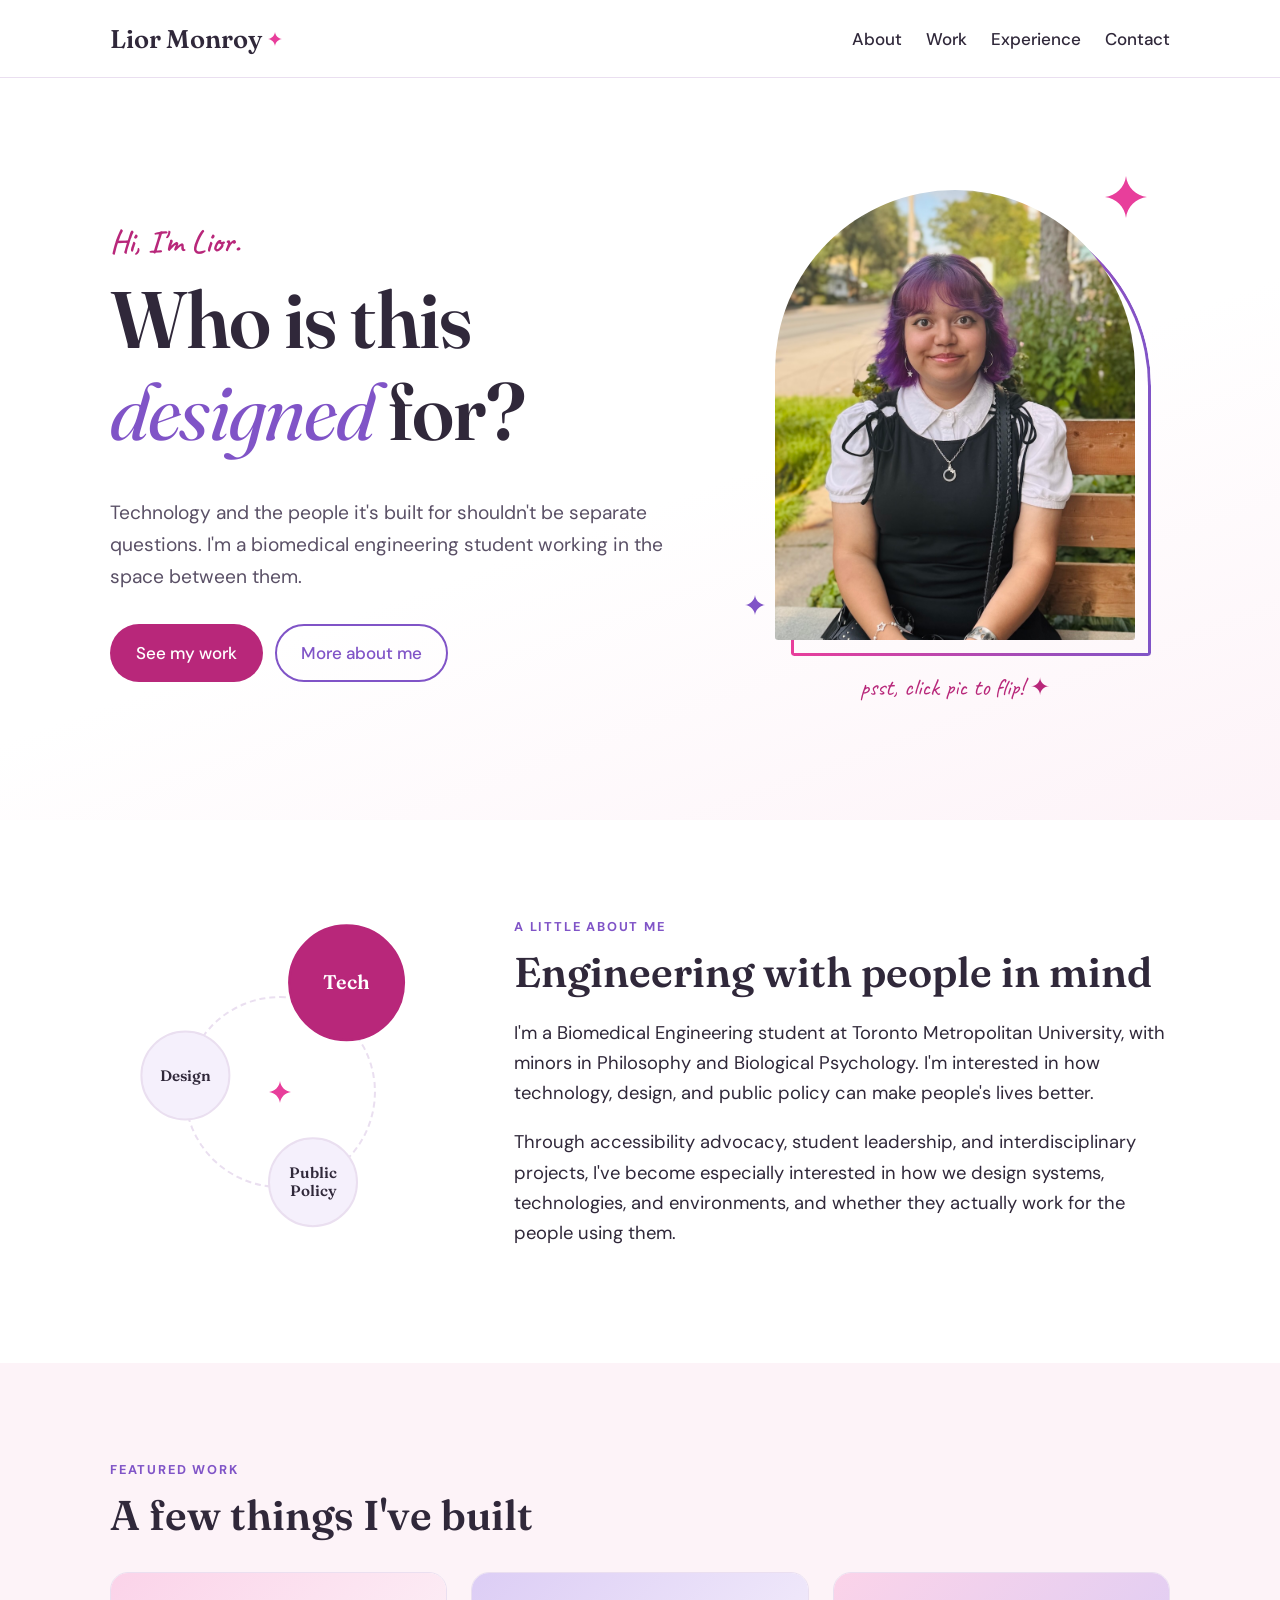
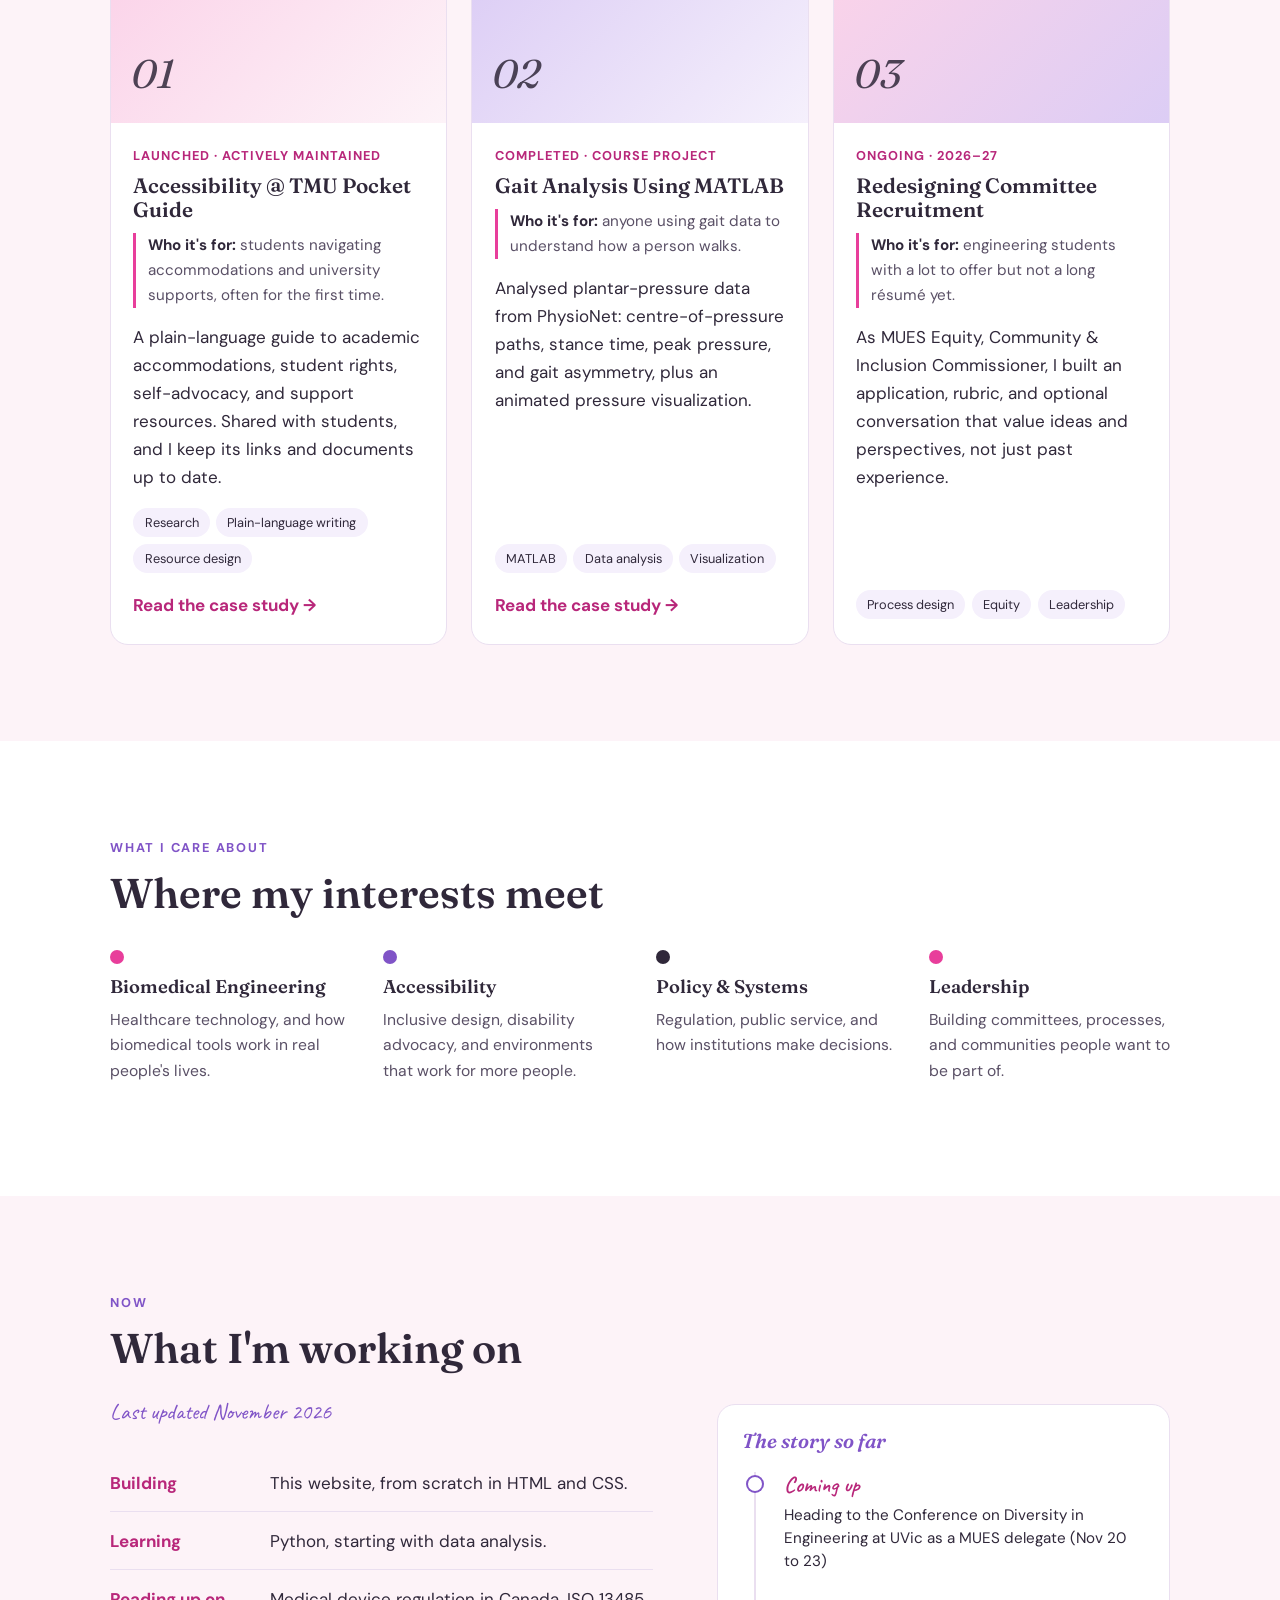
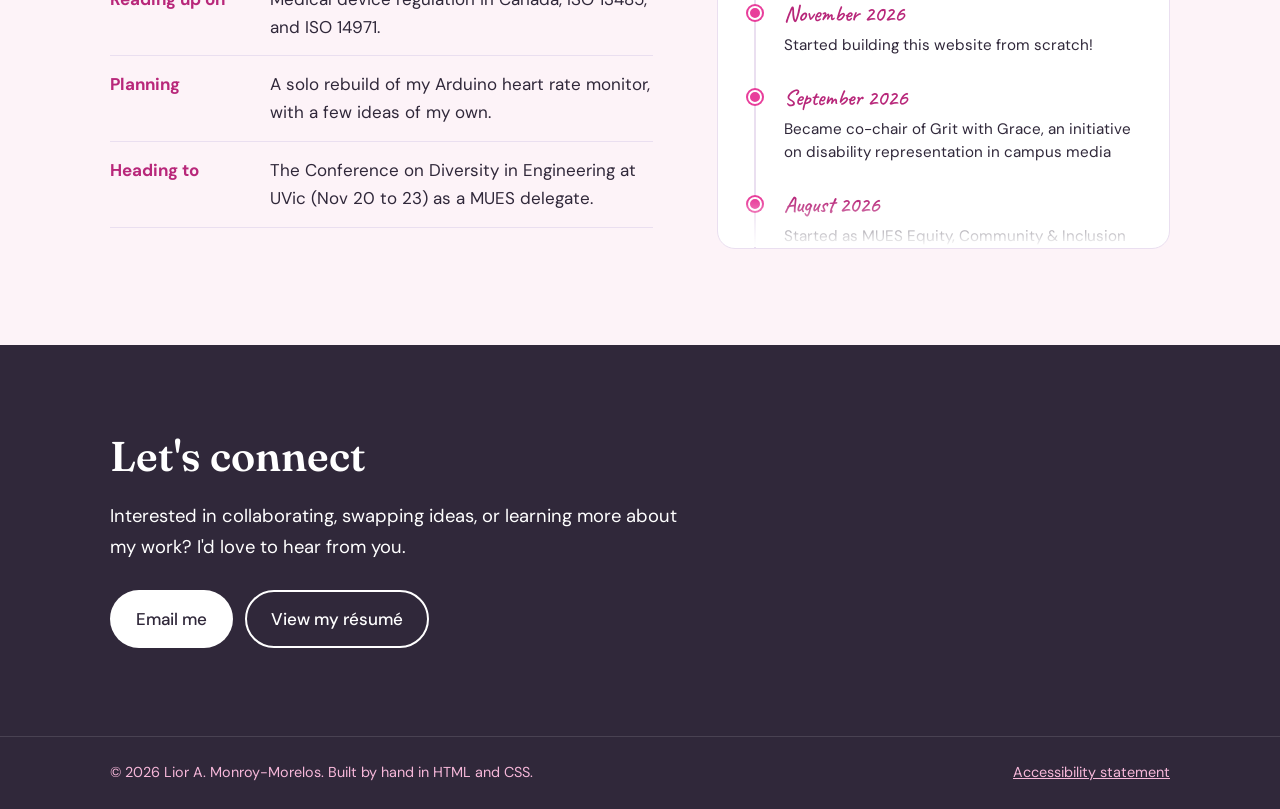
<file: index.html>
<!DOCTYPE html>
<html lang="en-CA">
<head>
  <!-- The <head> holds info about the page that visitors don't see directly -->
  <meta charset="UTF-8">
  <meta name="viewport" content="width=device-width, initial-scale=1.0">
  <title>Lior Monroy| Biomedical Engineering, Accessibility & Human-Centred Technology</title>
  <meta name="description" content="Lior is a Biomedical Engineering student at Toronto Metropolitan University working at the intersection of technology, accessibility, and human-centred design.">

  <!-- Fonts from Google Fonts: Fraunces (headings), DM Sans (body), Caveat (handwritten touches) -->
  <link rel="preconnect" href="https://fonts.googleapis.com">
  <link rel="preconnect" href="https://fonts.gstatic.com" crossorigin>
  <link href="https://fonts.googleapis.com/css2?family=Caveat:wght@500;600&family=DM+Sans:wght@400;500;700&family=Fraunces:ital,wght@0,400;0,600;1,400;1,600&display=swap" rel="stylesheet">

  <!-- Connects this page to stylesheet -->
  <link rel="stylesheet" href="styles.css">
</head>
<body>

  <!-- Lets keyboard and screen reader users jump straight past the menu -->
  <a class="skip-link" href="#main">Skip to main content</a>

  <!-- ============ HEADER & NAVIGATION ============ -->
  <header class="site-header">
    <div class="container header-inner">
      <a class="brand" href="index.html">
        Lior Monroy
        <svg class="sparkle sparkle--small" viewBox="0 0 24 24" aria-hidden="true"><path d="M12 0c.6 6.2 5.8 11.4 12 12-6.2.6-11.4 5.8-12 12-.6-6.2-5.8-11.4-12-12C6.2 11.4 11.4 6.2 12 0z"/></svg>
      </a>
      <nav aria-label="Main">
        <ul class="nav-list">
          <li><a href="about.html">About</a></li>
          <li><a href="work.html">Work</a></li>
          <li><a href="experience.html">Experience</a></li>
          <li><a href="contact.html">Contact</a></li>
        </ul>
      </nav>
    </div>
  </header>

  <main id="main">

    <!-- ============ HERO ============ -->
    <section class="hero">
      <div class="container hero-inner">

        <div class="hero-text">
          <p class="hand-note">Hi, I'm Lior.</p>
          <h1>Who is this <em>designed</em> for?</h1>
          <p class="hero-sub">
            Technology and the people it's built for shouldn't be separate questions.
            I'm a biomedical engineering student working in the space between them.
          </p>
          <div class="button-row">
            <a class="button button--primary" href="work.html">See my work</a>
            <a class="button button--secondary" href="about.html">More about me</a>
          </div>
        </div>

        <div class="hero-photo">
          <!-- FLIP CARD: front is the photo, back is the informal bio -->
          <div class="flip-card">
            <div class="flip-inner">

              <!-- FRONT: the photo is a button so keyboard users can flip it too -->
              <button class="flip-face flip-front" type="button"
                      aria-label="Photo of Lior. Select to flip it and see a short, informal bio.">
                <img src="images/lior.jpg" alt="Lior is young woman with shoulder-length purple hair. She's wearing a black dress on top of a short-sleeve white collar blouse. She's sitting with a green nature and street background" width="600" height="750">
              </button>

              <!-- BACK: "inert" hides it from keyboards and screen readers until flipped -->
              <div class="flip-face flip-back" inert>
                <p class="flip-title">Behind the student</p>
                <dl class="flip-facts">
                  <!-- TODO: fill these in! -->
                  <div><dt>Pronouns</dt><dd>she/her/elle [EN, FR]</dd></div>
                  <div><dt>Fun fact</dt><dd>I'm learning Mandarin to watch CDramas without subtitles</dd></div>
                  <div><dt>Off the clock</dt><dd>I love reading fantasy novels and gaming on my Switch 2.</dd></div>
                  <div><dt>Currently obsessed with</dt><dd>Soup dumplings!</dd></div>
                </dl>
                <button class="flip-return" type="button">Flip back &#8634;</button>
              </div>

            </div>
          </div>
          <p class="flip-hint" aria-hidden="true">psst, click pic to flip! &#10022;</p>
          <!-- Decorative sparkles. aria-hidden tells screen readers to skip them. -->
          <svg class="sparkle sparkle--hero-1" viewBox="0 0 24 24" aria-hidden="true"><path d="M12 0c.6 6.2 5.8 11.4 12 12-6.2.6-11.4 5.8-12 12-.6-6.2-5.8-11.4-12-12C6.2 11.4 11.4 6.2 12 0z"/></svg>
          <svg class="sparkle sparkle--hero-2" viewBox="0 0 24 24" aria-hidden="true"><path d="M12 0c.6 6.2 5.8 11.4 12 12-6.2.6-11.4 5.8-12 12-.6-6.2-5.8-11.4-12-12C6.2 11.4 11.4 6.2 12 0z"/></svg>
        </div>

      </div>
    </section>

    <!-- ============ SHORT INTRO ============ -->
    <section class="section" aria-labelledby="intro-heading">
      <div class="container intro intro--with-wheel">

        <!-- THE WHEEL: decorative, so screen readers skip it (the text says the same thing) -->
        <div class="wheel" aria-hidden="true">
          <div class="wheel-track"></div>
          <span class="wheel-node" data-colour="pink">Tech</span>
          <span class="wheel-node" data-colour="purple">Design</span>
          <span class="wheel-node" data-colour="plum">Public Policy</span>
          <svg class="sparkle wheel-centre" viewBox="0 0 24 24"><path d="M12 0c.6 6.2 5.8 11.4 12 12-6.2.6-11.4 5.8-12 12-.6-6.2-5.8-11.4-12-12C6.2 11.4 11.4 6.2 12 0z"/></svg>
        </div>

        <div class="intro-copy">
          <p class="eyebrow">A little about me</p>
          <h2 id="intro-heading">Engineering with people in mind</h2>
          <div class="intro-text">
            <p>I'm a Biomedical Engineering student at Toronto Metropolitan University, with minors in Philosophy and Biological Psychology. I'm interested in how technology, design, and public policy can make people's lives better.</p>
            <p>Through accessibility advocacy, student leadership, and interdisciplinary projects, I've become especially interested in how we design systems, technologies, and environments, and whether they actually work for the people using them.</p>
          </div>
        </div>

      </div>
    </section>

    <!--
      MEET LIOR VIDEO: add this section once the video is ready.
      Keeping it out for now so there's no empty placeholder on the page.
    -->

    <!-- ============ FEATURED WORK ============ -->
    <section class="section section--tinted" aria-labelledby="work-heading">
      <div class="container">
        <p class="eyebrow">Featured work</p>
        <h2 id="work-heading">A few things I've built</h2>

        <!-- Each <article> is one project card. Copy a whole card to add a new one. -->
        <div class="card-grid">

          <!-- Project card: Accessibility @ TMU Pocket Guide --> 
          <article class="card">
            <div class="card-preview card-preview--pink" aria-hidden="true">
              <span class="card-number">01</span>
            </div>
            <div class="card-body">
              <p class="status">Launched &middot; Actively maintained</p>
              <h3><a href="project-pocket-guide.html">Accessibility @ TMU Pocket Guide</a></h3>
              <p class="who"><span>Who it's for:</span> students navigating accommodations and university supports, often for the first time.</p>
              <p>A plain-language guide to academic accommodations, student rights, self-advocacy, and support resources. Shared with students, and I keep its links and documents up to date.</p>
              <ul class="tags" aria-label="Skills">
                <li>Research</li><li>Plain-language writing</li><li>Resource design</li>
              </ul>
              <p class="card-cta" aria-hidden="true">Read the case study <span>&rarr;</span></p>
            </div>
          </article>

          <!-- Project card: Gait Analysis Using MATLAB -->
          <article class="card">
            <div class="card-preview card-preview--purple" aria-hidden="true">
              <span class="card-number">02</span>
            </div>
            <div class="card-body">
              <p class="status">Completed &middot; Course project</p>
              <h3><a href="project-gait-analysis.html">Gait Analysis Using MATLAB</a></h3>
              <p class="who"><span>Who it's for:</span> anyone using gait data to understand how a person walks.</p>
              <p>Analysed plantar-pressure data from PhysioNet: centre-of-pressure paths, stance time, peak pressure, and gait asymmetry, plus an animated pressure visualization.</p>
              <ul class="tags" aria-label="Skills">
                <li>MATLAB</li><li>Data analysis</li><li>Visualization</li>
              </ul>
              <p class="card-cta" aria-hidden="true">Read the case study <span>&rarr;</span></p>
            </div>
          </article>

          <!-- Project card: TODO LATER -->
          <article class="card">
            <div class="card-preview card-preview--mix" aria-hidden="true">
              <span class="card-number">03</span>
            </div>
            <div class="card-body">
              <p class="status">Ongoing &middot; 2026&ndash;27</p>
              <h3><a href="#">Redesigning Committee Recruitment</a></h3>
              <p class="who"><span>Who it's for:</span> engineering students with a lot to offer but not a long résumé yet.</p>
              <p>As MUES Equity, Community &amp; Inclusion Commissioner, I built an application, rubric, and optional conversation that value ideas and perspectives, not just past experience.</p>
              <ul class="tags" aria-label="Skills">
                <li>Process design</li><li>Equity</li><li>Leadership</li>
              </ul>
            </div>
          </article>

        </div>
      </div>
    </section>

    <!-- ============ AREAS OF INTEREST ============ -->
    <section class="section" aria-labelledby="interests-heading">
      <div class="container">
        <p class="eyebrow">What I care about</p>
        <h2 id="interests-heading">Where my interests meet</h2>
        <ul class="interest-grid">
          <li>
            <span class="dot dot--pink" aria-hidden="true"></span>
            <h3>Biomedical Engineering</h3>
            <p>Healthcare technology, and how biomedical tools work in real people's lives.</p>
          </li>
          <li>
            <span class="dot dot--purple" aria-hidden="true"></span>
            <h3>Accessibility</h3>
            <p>Inclusive design, disability advocacy, and environments that work for more people.</p>
          </li>
          <li>
            <span class="dot dot--plum" aria-hidden="true"></span>
            <h3>Policy &amp; Systems</h3>
            <p>Regulation, public service, and how institutions make decisions.</p>
          </li>
          <li>
            <span class="dot dot--pink" aria-hidden="true"></span>
            <h3>Leadership</h3>
            <p>Building committees, processes, and communities people want to be part of.</p>
          </li>
        </ul>
      </div>
    </section>

    <!-- ============ NOW ============ -->
    <!-- Remember to update this section whenever things change, and update the date too! -->
    <section class="section section--tinted" aria-labelledby="now-heading">
      <div class="container now now--with-timeline">

        <div class="now-copy">
          <p class="eyebrow">Now</p>
          <h2 id="now-heading">What I'm working on</h2>
          <p class="updated">Last updated November 2026</p>
          <ul class="now-list">
            <li><span class="now-label">Building</span> This website, from scratch in HTML and CSS.</li>
            <li><span class="now-label">Learning</span> Python, starting with data analysis.</li>
            <li><span class="now-label">Reading up on</span> Medical device regulation in Canada, ISO 13485, and ISO 14971.</li>
            <li><span class="now-label">Planning</span> A solo rebuild of my Arduino heart rate monitor, with a few ideas of my own.</li>
            <li><span class="now-label">Heading to</span> The Conference on Diversity in Engineering at UVic (Nov 20 to 23) as a MUES delegate.</li>
          </ul>
        </div>

        <!-- ============ TIMELINE ============
             Newest at the top. To add an entry, copy a <li> line inside a month.
             To add a new month, copy a whole <li class="timeline-month"> block. -->
        <div class="timeline-box">
          <h3 class="timeline-heading">The story so far</h3>
          <!-- tabindex="0" lets keyboard users focus this box and scroll it with arrow keys -->
          <div class="timeline-scroll" tabindex="0" role="region" aria-label="Timeline of my progress, newest first">
            <ol class="timeline">

              <li class="timeline-month timeline-month--upcoming">
                <h4>Coming up</h4>
                <ul>
                  <li>Heading to the Conference on Diversity in Engineering at UVic as a MUES delegate (Nov 20 to 23)</li>
                </ul>
              </li>

              <li class="timeline-month">
                <h4>November 2026</h4>
                <ul>
                  <li>Started building this website from scratch!</li>
                </ul>
              </li>

              <li class="timeline-month">
                <h4>September 2026</h4>
                <ul>
                  <li>Became co-chair of Grit with Grace, an initiative on disability representation in campus media</li>
                </ul>
              </li>

              <li class="timeline-month">
                <h4>August 2026</h4>
                <ul>
                  <li>Started as MUES Equity, Community &amp; Inclusion Commissioner</li>
                  <li>Participated as a student panellist and presenter at the SHIFT Orientation</li>
                </ul>
              </li>

              <li class="timeline-month">
                <h4>April 2026</h4>
                <ul>
                  <li>Built an Arduino heart rate monitor with my team</li>
                  <li>Wrapped up my first term on the Academic Accommodation Support Student Advisory Committee</li>
                </ul>
              </li>

              <li class="timeline-month">
                <h4>January 2026</h4>
                <ul>
                  <li>Started building the Accessibility @ TMU Pocket Guide</li>
                </ul>
              </li>

              <li class="timeline-month">
                <h4>Fall 2025</h4>
                <ul>
                  <li>Joined the Academic Integrity Council</li>
                  <li>Joined the Academic Accommodation Support Student Advisory Committee</li>
                  <li>Joined the Biomedical Engineering Society (BMES) as a director of communication</li>
                </ul>
              </li>

              <li class="timeline-month">
                <h4>July 2025</h4>
                <ul>
                  <li>Finished my V1 gait analysis project in MATLAB—my first ever coding project!</li>
                </ul>
              </li>

            </ol>
          </div>
        </div>

      </div>
    </section>

    <!-- ============ LET'S CONNECT ============ -->
    <section class="connect" aria-labelledby="connect-heading">
      <div class="container connect-inner">
        <h2 id="connect-heading">Let's connect</h2>
        <p>Interested in collaborating, swapping ideas, or learning more about my work? I'd love to hear from you.</p>
        <div class="button-row">
          <a class="button button--light" href="mailto:lior.monroy@gmail.com">Email me</a>
          <!-- TODO: link to résumé PDF once it's in the folder -->
          <a class="button button--outline-light" href="#">View my résumé</a>
        </div>
      </div>
    </section>

  </main>

  <!-- ============ FOOTER ============ -->
  <footer class="site-footer">
    <div class="container footer-inner">
      <p>&copy; 2026 Lior A. Monroy-Morelos. Built by hand in HTML and CSS.</p>
      <a href="accessibility.html">Accessibility statement</a>
    </div>
  </footer>

  <!-- Makes the photo flip. Also moves keyboard focus to the side you can see. -->
  <script>
    const card = document.querySelector('.flip-card');
    if (card) {
      const front = card.querySelector('.flip-front');
      const back = card.querySelector('.flip-back');
      const flipBack = card.querySelector('.flip-return');

      function setFlipped(flipped) {
        card.classList.toggle('is-flipped', flipped);
        front.inert = flipped;
        back.inert = !flipped;
        (flipped ? flipBack : front).focus();
      }

      front.addEventListener('click', () => setFlipped(true));
      flipBack.addEventListener('click', () => setFlipped(false));
    }

    // THE WHEEL: rotates as you scroll; the circle at the top grows and changes colour
    const wheel = document.querySelector('.wheel');
    if (wheel) {
      const nodes = [...wheel.querySelectorAll('.wheel-node')];
      const section = wheel.closest('section');
      const reduceMotion = window.matchMedia('(prefers-reduced-motion: reduce)');
      let ticking = false;

      function updateWheel() {
        ticking = false;
        let rotation = 0;
        if (!reduceMotion.matches) {
          // How far the section has travelled through the screen, from 0 to 1
          const box = section.getBoundingClientRect();
          const screen = window.innerHeight;
          const progress = Math.min(1, Math.max(0, (screen - box.top) / (screen + box.height)));
          rotation = progress * 720;   // two full turns while the section scrolls past
        }

        const radius = wheel.offsetWidth * 0.32;
        let topIndex = 0, closest = 999;

        nodes.forEach((node, i) => {
          const angle = rotation - i * 120;              // spaced 120 degrees apart
          const rad = angle * Math.PI / 180;
          node.style.setProperty('--x', (radius * Math.sin(rad)).toFixed(1) + 'px');
          node.style.setProperty('--y', (-radius * Math.cos(rad)).toFixed(1) + 'px');
          const fromTop = Math.abs(((angle % 360) + 540) % 360 - 180);
          if (fromTop < closest) { closest = fromTop; topIndex = i; }
        });

        nodes.forEach((node, i) => node.classList.toggle('is-active', i === topIndex));
      }

      function requestUpdate() {
        if (!ticking) { ticking = true; requestAnimationFrame(updateWheel); }
      }

      window.addEventListener('scroll', requestUpdate, { passive: true });
      window.addEventListener('resize', requestUpdate);
      updateWheel();
    }
  </script>

</body>
</html>
</file>
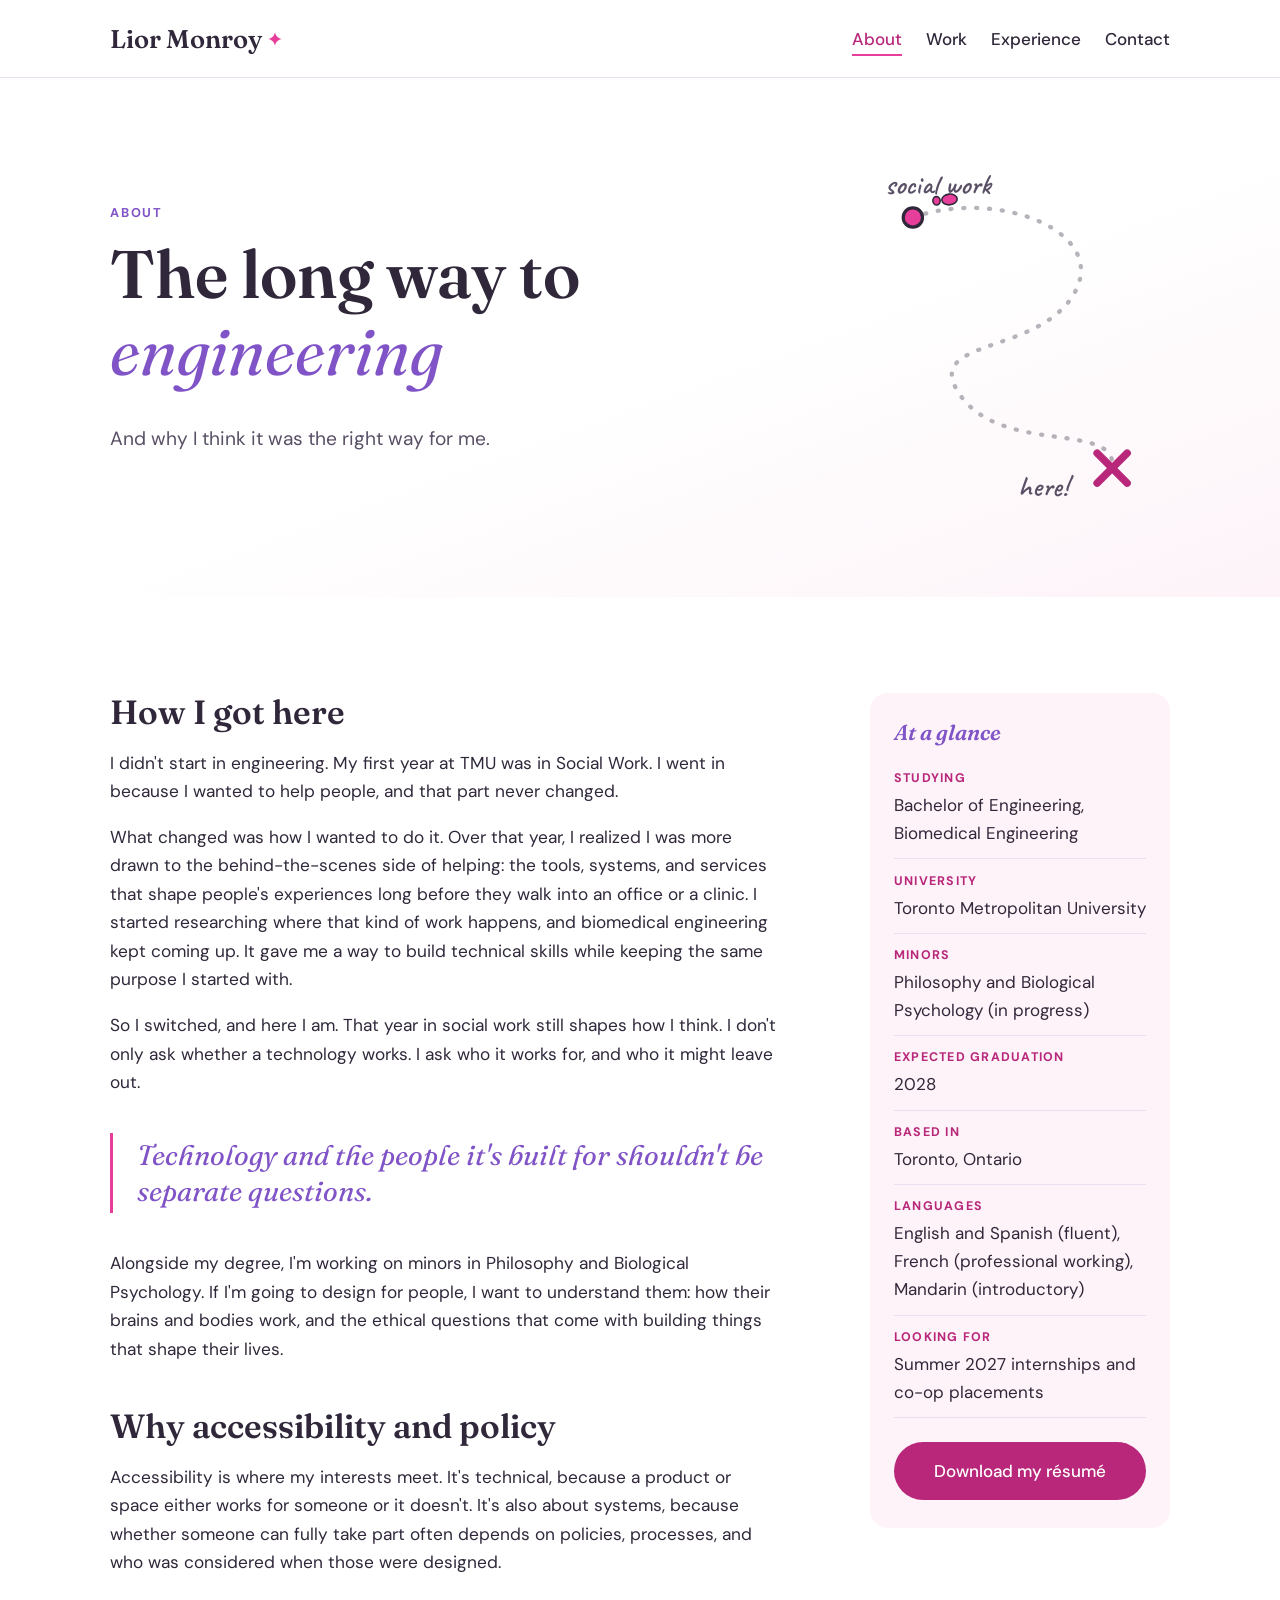
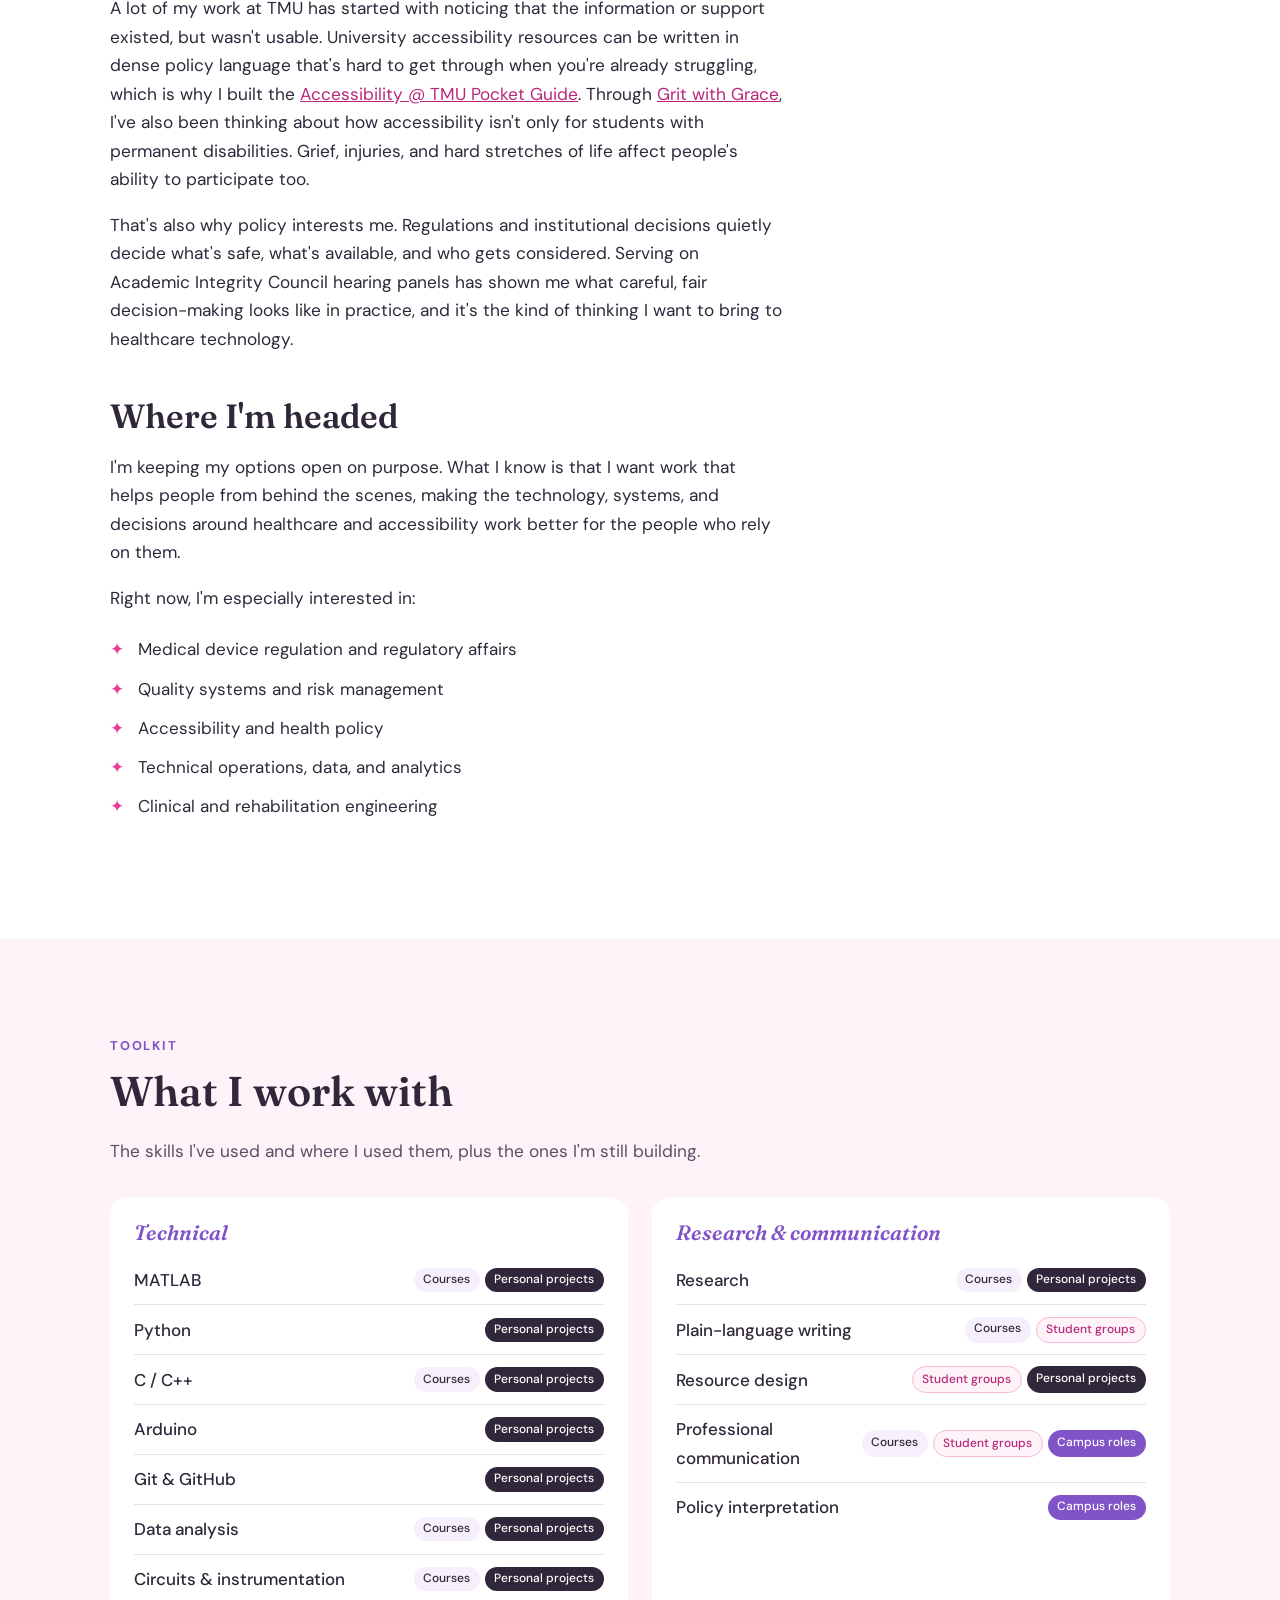
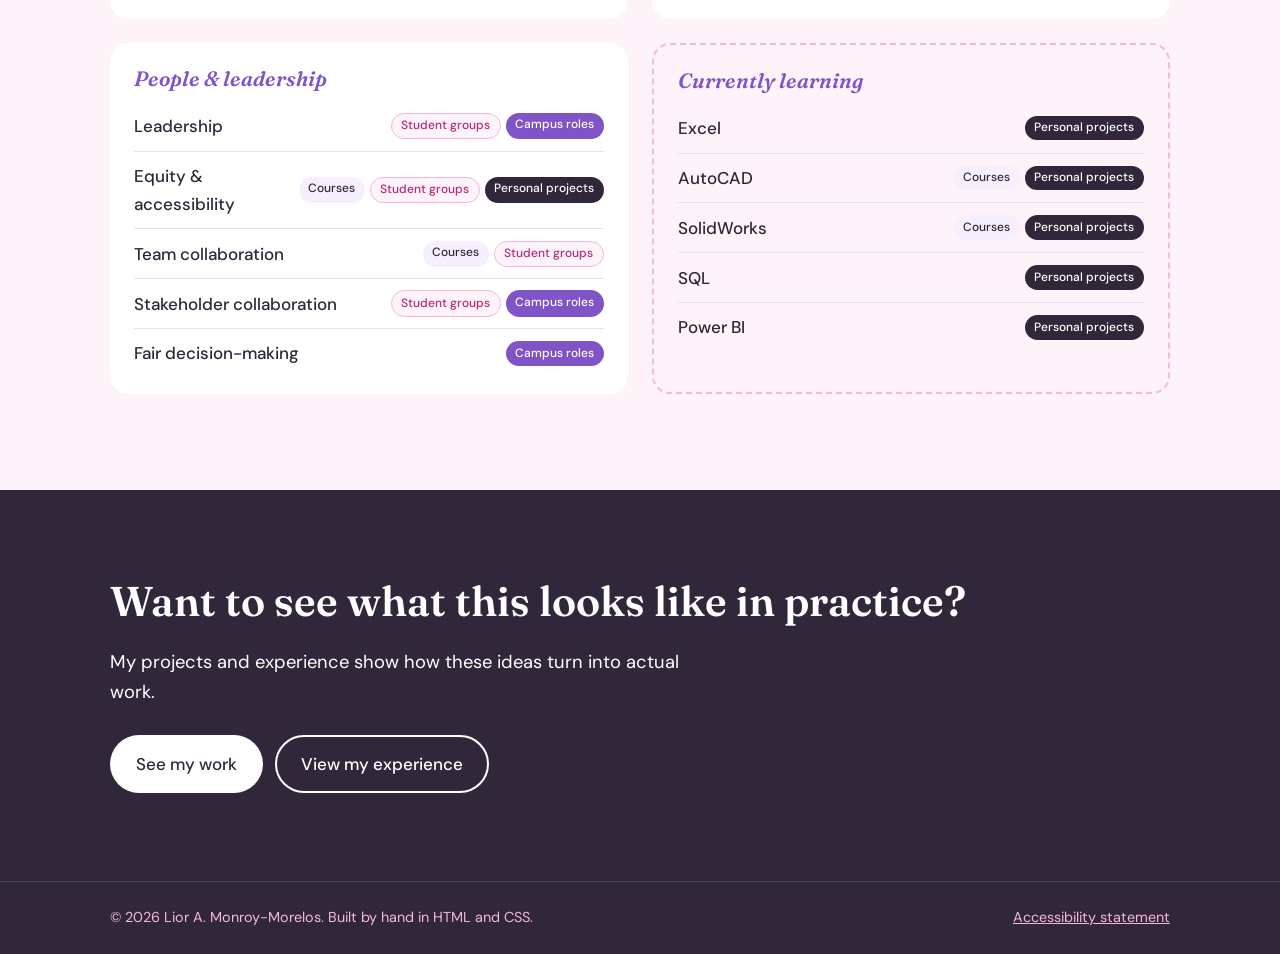
<file: about.html>
<!DOCTYPE html>
<html lang="en-CA">
<head>
  <!-- The <head> holds info about the page that visitors don't see directly -->
  <meta charset="UTF-8">
  <meta name="viewport" content="width=device-width, initial-scale=1.0">
  <title>About | Lior Monroy</title>
  <meta name="description" content="How Lior went from social work to biomedical engineering, and why accessibility and policy matter to her work.">

  <!-- Fonts from Google Fonts: Fraunces (headings), DM Sans (body), Caveat (handwritten touches) -->
  <link rel="preconnect" href="https://fonts.googleapis.com">
  <link rel="preconnect" href="https://fonts.gstatic.com" crossorigin>
  <link href="https://fonts.googleapis.com/css2?family=Caveat:wght@500;600&family=DM+Sans:wght@400;500;700&family=Fraunces:ital,wght@0,400;0,600;1,400;1,600&display=swap" rel="stylesheet">

  <!-- Connects this page to stylesheet -->
  <link rel="stylesheet" href="styles.css">
</head>
<body>

  <!-- Lets keyboard and screen reader users jump straight past the menu -->
  <a class="skip-link" href="#main">Skip to main content</a>

  <!-- ============ HEADER & NAVIGATION ============ -->
  <header class="site-header">
    <div class="container header-inner">
      <a class="brand" href="index.html">
        Lior Monroy
        <svg class="sparkle sparkle--small" viewBox="0 0 24 24" aria-hidden="true"><path d="M12 0c.6 6.2 5.8 11.4 12 12-6.2.6-11.4 5.8-12 12-.6-6.2-5.8-11.4-12-12C6.2 11.4 11.4 6.2 12 0z"/></svg>
      </a>
      <nav aria-label="Main">
        <ul class="nav-list">
          <li><a href="about.html" aria-current="page">About</a></li>
          <li><a href="work.html">Work</a></li>
          <li><a href="experience.html">Experience</a></li>
          <li><a href="contact.html">Contact</a></li>
        </ul>
      </nav>
    </div>
  </header>

  <main id="main">

    <!-- ============ PAGE HEADER ============ -->
    <section class="page-header">
      <div class="container page-header-inner page-header-inner--art">
        <div>
          <p class="eyebrow">About</p>
          <h1>The long way to <em>engineering</em></h1>
          <p class="page-lede">And why I think it was the right way for me.</p>
        </div>

        <!-- THE TRAIL: footprints walk from "social work" to the X as you scroll.
             Decorative, so screen readers skip it. Hidden on phones. -->
        <svg class="trail" viewBox="0 0 280 320" aria-hidden="true">
          <path class="trail-path" d="M40 48 C120 20 225 62 190 120 S45 160 85 215 S232 238 226 282"/>
          <circle class="trail-start" cx="40" cy="48" r="9"/>
          <text class="trail-label" x="14" y="26">social work</text>
          <g class="trail-feet"></g>
          <g class="trail-x">
            <line x1="212" y1="268" x2="240" y2="296"/>
            <line x1="240" y1="268" x2="212" y2="296"/>
          </g>
          <text class="trail-label trail-label--end" x="138" y="308">here!</text>
        </svg>
      </div>
    </section>

    <!-- ============ STORY + AT A GLANCE ============ -->
    <section class="section">
      <div class="container about-layout">

        <div class="about-story">

          <h2>How I got here</h2>
          <p>I didn't start in engineering. My first year at TMU was in Social Work. I went in because I wanted to help people, and that part never changed.</p>
          <p>What changed was how I wanted to do it. Over that year, I realized I was more drawn to the behind-the-scenes side of helping: the tools, systems, and services that shape people's experiences long before they walk into an office or a clinic. I started researching where that kind of work happens, and biomedical engineering kept coming up. It gave me a way to build technical skills while keeping the same purpose I started with.</p>
          <p>So I switched, and here I am. That year in social work still shapes how I think. I don't only ask whether a technology works. I ask who it works for, and who it might leave out.</p>

          <blockquote class="pull-quote">
            <p>Technology and the people it's built for shouldn't be separate questions.</p>
          </blockquote>

          <p>Alongside my degree, I'm working on minors in Philosophy and Biological Psychology. If I'm going to design for people, I want to understand them: how their brains and bodies work, and the ethical questions that come with building things that shape their lives.</p>

          <h2>Why accessibility and policy</h2>
          <p>Accessibility is where my interests meet. It's technical, because a product or space either works for someone or it doesn't. It's also about systems, because whether someone can fully take part often depends on policies, processes, and who was considered when those were designed.</p>
          <p>A lot of my work at TMU has started with noticing that the information or support existed, but wasn't usable. University accessibility resources can be written in dense policy language that's hard to get through when you're already struggling, which is why I built the <a href="#">Accessibility @ TMU Pocket Guide</a>. Through <a href="#">Grit with Grace</a>, I've also been thinking about how accessibility isn't only for students with permanent disabilities. Grief, injuries, and hard stretches of life affect people's ability to participate too.</p>
          <p>That's also why policy interests me. Regulations and institutional decisions quietly decide what's safe, what's available, and who gets considered. Serving on Academic Integrity Council hearing panels has shown me what careful, fair decision-making looks like in practice, and it's the kind of thinking I want to bring to healthcare technology.</p>

          <h2>Where I'm headed</h2>
          <p>I'm keeping my options open on purpose. What I know is that I want work that helps people from behind the scenes, making the technology, systems, and decisions around healthcare and accessibility work better for the people who rely on them.</p>
          <p>Right now, I'm especially interested in:</p>
          <ul class="sparkle-list">
            <li>Medical device regulation and regulatory affairs</li>
            <li>Quality systems and risk management</li>
            <li>Accessibility and health policy</li>
            <li>Technical operations, data, and analytics</li>
            <li>Clinical and rehabilitation engineering</li>
          </ul>

        </div>

        <!-- AT A GLANCE: stays in view while you scroll on computer screens -->
        <aside class="glance" aria-labelledby="glance-heading">
          <h2 id="glance-heading">At a glance</h2>
          <dl>
            <div><dt>Studying</dt><dd>Bachelor of Engineering, Biomedical Engineering</dd></div>
            <div><dt>University</dt><dd>Toronto Metropolitan University</dd></div>
            <div><dt>Minors</dt><dd>Philosophy and Biological Psychology (in progress)</dd></div>
            <div><dt>Expected graduation</dt><dd>2028</dd></div>
            <div><dt>Based in</dt><dd>Toronto, Ontario</dd></div>
            <div><dt>Languages</dt><dd>English and Spanish (fluent), French (professional working), Mandarin (introductory)</dd></div>
            <!-- TODO: update as needed -->
            <div><dt>Looking for</dt><dd>Summer 2027 internships and co-op placements</dd></div>
          </dl>
          <!-- TODO: link to résumé PDF once it's in the folder -->
          <a class="button button--primary glance-button" href="#">Download my résumé</a>
        </aside>

      </div>
    </section>

    <!-- ============ TOOLKIT ============
         To add a skill, copy one <li> line in the right group.
         Chips: chip--course, chip--groups, chip--campus, chip--personal.
         When you finish learning something, move its line into the right group above. -->
    <section class="section section--tinted" aria-labelledby="toolkit-heading">
      <div class="container">
        <p class="eyebrow">Toolkit</p>
        <h2 id="toolkit-heading">What I work with</h2>
        <p class="toolkit-intro">The skills I've used and where I used them, plus the ones I'm still building.</p>
        <div class="toolkit-grid">

          <div class="toolkit-group">
            <h3>Technical</h3>
            <ul class="skill-list">
              <li><span class="skill-name">MATLAB</span><span class="skill-where"><span class="chip chip--course">Courses</span><span class="chip chip--personal">Personal projects</span></span></li>
              <li><span class="skill-name">Python</span><span class="skill-where"><span class="chip chip--personal">Personal projects</span></span></li>
              <li><span class="skill-name">C / C++</span><span class="skill-where"><span class="chip chip--course">Courses</span><span class="chip chip--personal">Personal projects</span></span></li>
              <li><span class="skill-name">Arduino</span><span class="skill-where"><span class="chip chip--personal">Personal projects</span></span></li>
              <li><span class="skill-name">Git &amp; GitHub</span><span class="skill-where"><span class="chip chip--personal">Personal projects</span></span></li>
              <li><span class="skill-name">Data analysis</span><span class="skill-where"><span class="chip chip--course">Courses</span><span class="chip chip--personal">Personal projects</span></span></li>
              <li><span class="skill-name">Circuits &amp; instrumentation</span><span class="skill-where"><span class="chip chip--course">Courses</span><span class="chip chip--personal">Personal projects</span></span></li>
            </ul>
          </div>

          <div class="toolkit-group">
            <h3>Research &amp; communication</h3>
            <ul class="skill-list">
              <li><span class="skill-name">Research</span><span class="skill-where"><span class="chip chip--course">Courses</span><span class="chip chip--personal">Personal projects</span></span></li>
              <li><span class="skill-name">Plain-language writing</span><span class="skill-where"><span class="chip chip--course">Courses</span><span class="chip chip--groups">Student groups</span></span></li>
              <li><span class="skill-name">Resource design</span><span class="skill-where"><span class="chip chip--groups">Student groups</span><span class="chip chip--personal">Personal projects</span></span></li>
              <li><span class="skill-name">Professional communication</span><span class="skill-where"><span class="chip chip--course">Courses</span><span class="chip chip--groups">Student groups</span><span class="chip chip--campus">Campus roles</span></span></li>
              <li><span class="skill-name">Policy interpretation</span><span class="skill-where"><span class="chip chip--campus">Campus roles</span></span></li>
            </ul>
          </div>

          <div class="toolkit-group">
            <h3>People &amp; leadership</h3>
            <ul class="skill-list">
              <li><span class="skill-name">Leadership</span><span class="skill-where"><span class="chip chip--groups">Student groups</span><span class="chip chip--campus">Campus roles</span></span></li>
              <li><span class="skill-name">Equity &amp; accessibility</span><span class="skill-where"><span class="chip chip--course">Courses</span><span class="chip chip--groups">Student groups</span><span class="chip chip--personal">Personal projects</span></span></li>
              <li><span class="skill-name">Team collaboration</span><span class="skill-where"><span class="chip chip--course">Courses</span><span class="chip chip--groups">Student groups</span></span></li>
              <li><span class="skill-name">Stakeholder collaboration</span><span class="skill-where"><span class="chip chip--groups">Student groups</span><span class="chip chip--campus">Campus roles</span></span></li>
              <li><span class="skill-name">Fair decision-making</span><span class="skill-where"><span class="chip chip--campus">Campus roles</span></span></li>
            </ul>
          </div>

          <div class="toolkit-group toolkit-group--learning">
            <h3>Currently learning</h3>
            <ul class="skill-list">
              <li><span class="skill-name">Excel</span><span class="skill-where"><span class="chip chip--personal">Personal projects</span></span></li>
              <li><span class="skill-name">AutoCAD</span><span class="skill-where"><span class="chip chip--course">Courses</span><span class="chip chip--personal">Personal projects</span></span></li>
              <li><span class="skill-name">SolidWorks</span><span class="skill-where"><span class="chip chip--course">Courses</span><span class="chip chip--personal">Personal projects</span></span></li>
              <li><span class="skill-name">SQL</span><span class="skill-where"><span class="chip chip--personal">Personal projects</span></span></li>
              <li><span class="skill-name">Power BI</span><span class="skill-where"><span class="chip chip--personal">Personal projects</span></span></li>
            </ul>
          </div>
        </div>
      </div>
    </section>

    <!-- ============ CLOSING CTA ============ -->
    <section class="connect" aria-labelledby="about-cta-heading">
      <div class="container connect-inner">
        <h2 id="about-cta-heading">Want to see what this looks like in practice?</h2>
        <p>My projects and experience show how these ideas turn into actual work.</p>
        <div class="button-row">
          <a class="button button--light" href="work.html">See my work</a>
          <a class="button button--outline-light" href="experience.html">View my experience</a>
        </div>
      </div>
    </section>

  </main>

  <!-- ============ FOOTER ============ -->
  <footer class="site-footer">
    <div class="container footer-inner">
      <p>&copy; 2026 Lior A. Monroy-Morelos. Built by hand in HTML and CSS.</p>
      <a href="accessibility.html">Accessibility statement</a>
    </div>
  </footer>

  <!-- Builds the footprints along the trail and reveals them as you scroll -->
  <script>
    const trail = document.querySelector('.trail');
    if (trail) {
      const path = trail.querySelector('.trail-path');
      const feetGroup = trail.querySelector('.trail-feet');
      const header = document.querySelector('.page-header');
      const reduceMotion = window.matchMedia('(prefers-reduced-motion: reduce)');
      const ns = 'http://www.w3.org/2000/svg';
      const steps = 12;                       // how many footprints
      const total = path.getTotalLength();
      const feet = [];

      // Place each footprint along the path, alternating left and right
      for (let i = 0; i < steps; i++) {
        const len = total * (i + 0.9) / (steps + 1.4);
        const p = path.getPointAtLength(len);
        const ahead = path.getPointAtLength(Math.min(total, len + 1));
        const dx = ahead.x - p.x, dy = ahead.y - p.y;
        const norm = Math.hypot(dx, dy) || 1;
        const side = i % 2 === 0 ? -1 : 1;
        const x = p.x + (-dy / norm) * 9 * side;
        const y = p.y + (dx / norm) * 9 * side;
        const angle = Math.atan2(dy, dx) * 180 / Math.PI + 90;

        const outer = document.createElementNS(ns, 'g');
        outer.setAttribute('transform', `translate(${x.toFixed(1)} ${y.toFixed(1)}) rotate(${angle.toFixed(1)})`);
        const foot = document.createElementNS(ns, 'g');
        foot.setAttribute('class', 'foot ' + (side < 0 ? 'foot--left' : 'foot--right'));
        foot.innerHTML = '<ellipse cx="0" cy="0" rx="5" ry="7.2"/><ellipse cx="0" cy="12.2" rx="3.9" ry="3.4"/>';
        outer.appendChild(foot);
        feetGroup.appendChild(outer);
        feet.push(foot);
      }

      let ticking = false;
      function updateTrail() {
        ticking = false;
        let progress = 1;
        if (!reduceMotion.matches) {
          // Starts with a couple of steps showing, finishes as the header scrolls away
          const scrolled = window.scrollY / (header.offsetHeight * 0.8);
          progress = 0.12 + Math.min(1, Math.max(0, scrolled)) * 0.88;
        }
        feet.forEach((foot, i) => foot.classList.toggle('is-shown', progress >= (i + 1) / steps));
        trail.classList.toggle('is-done', progress >= 1);
      }

      window.addEventListener('scroll', () => {
        if (!ticking) { ticking = true; requestAnimationFrame(updateTrail); }
      }, { passive: true });
      updateTrail();
    }
  </script>

</body>
</html>
</file>
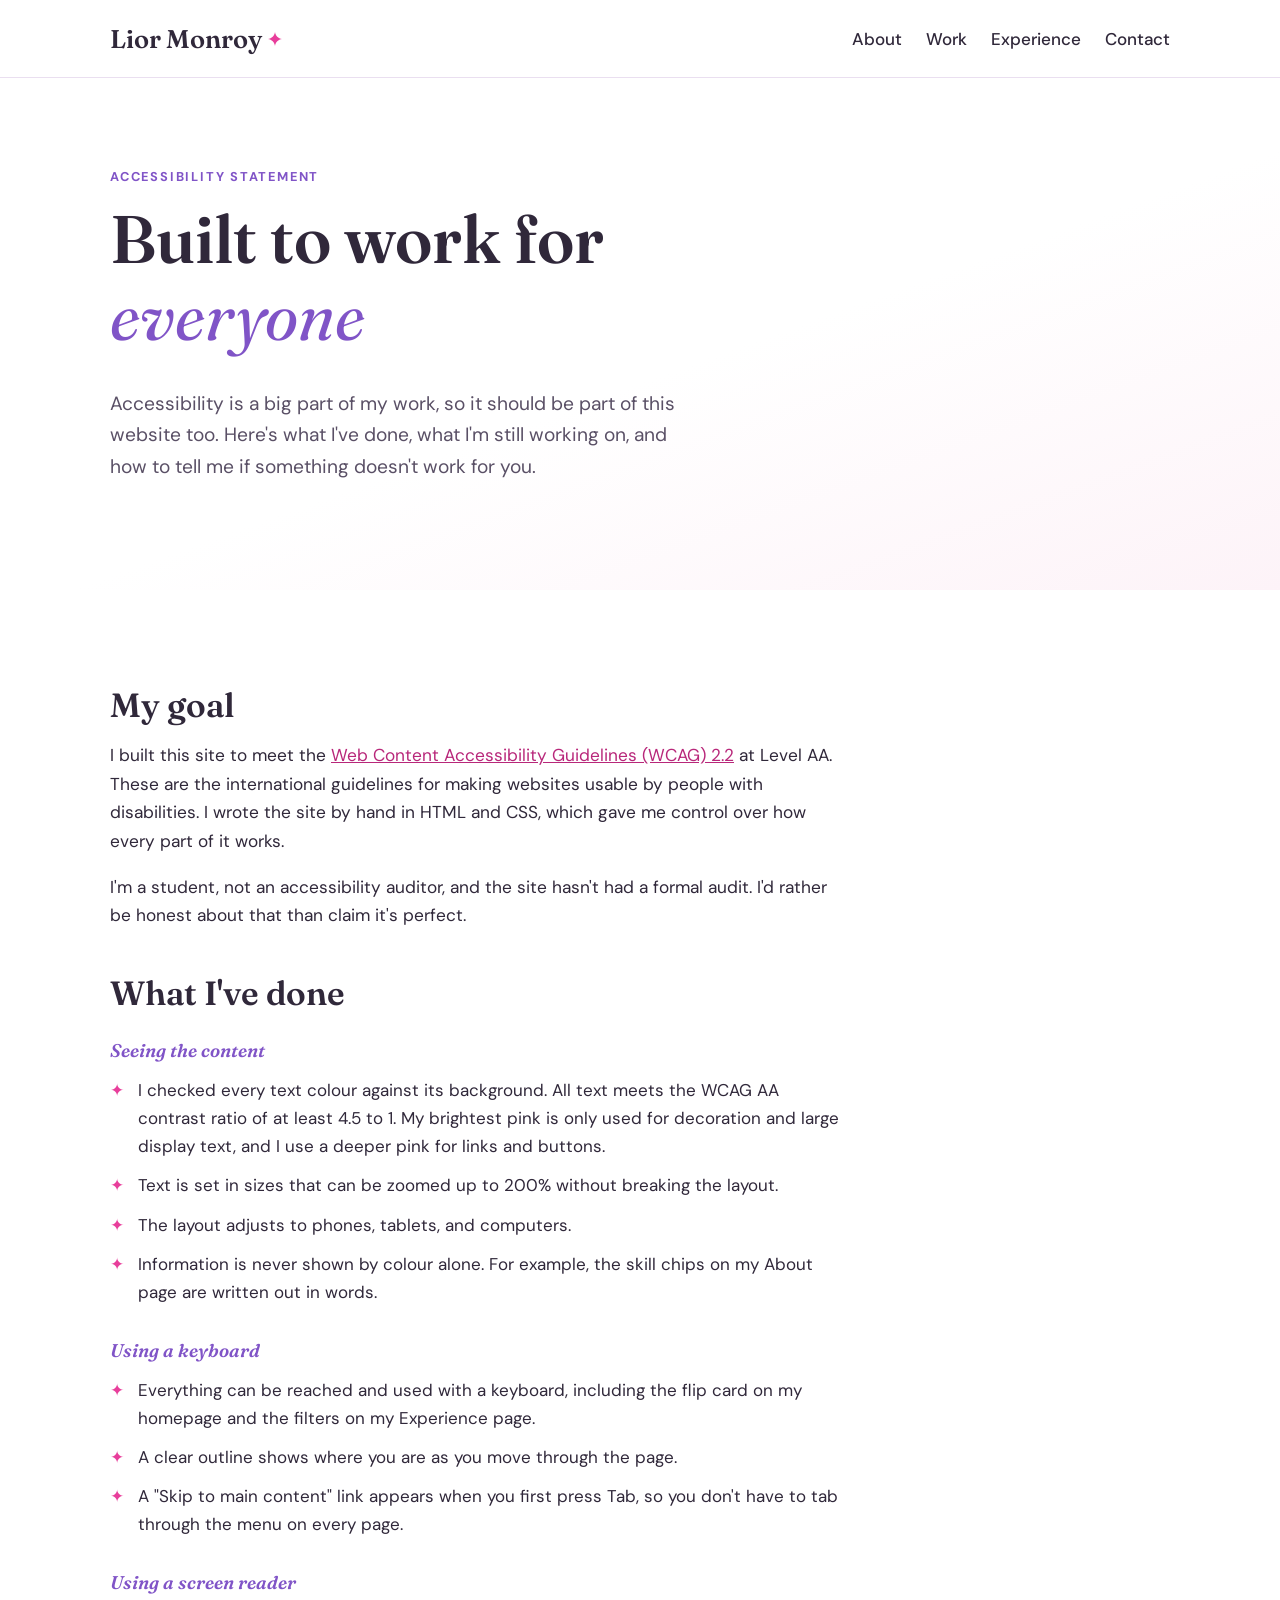
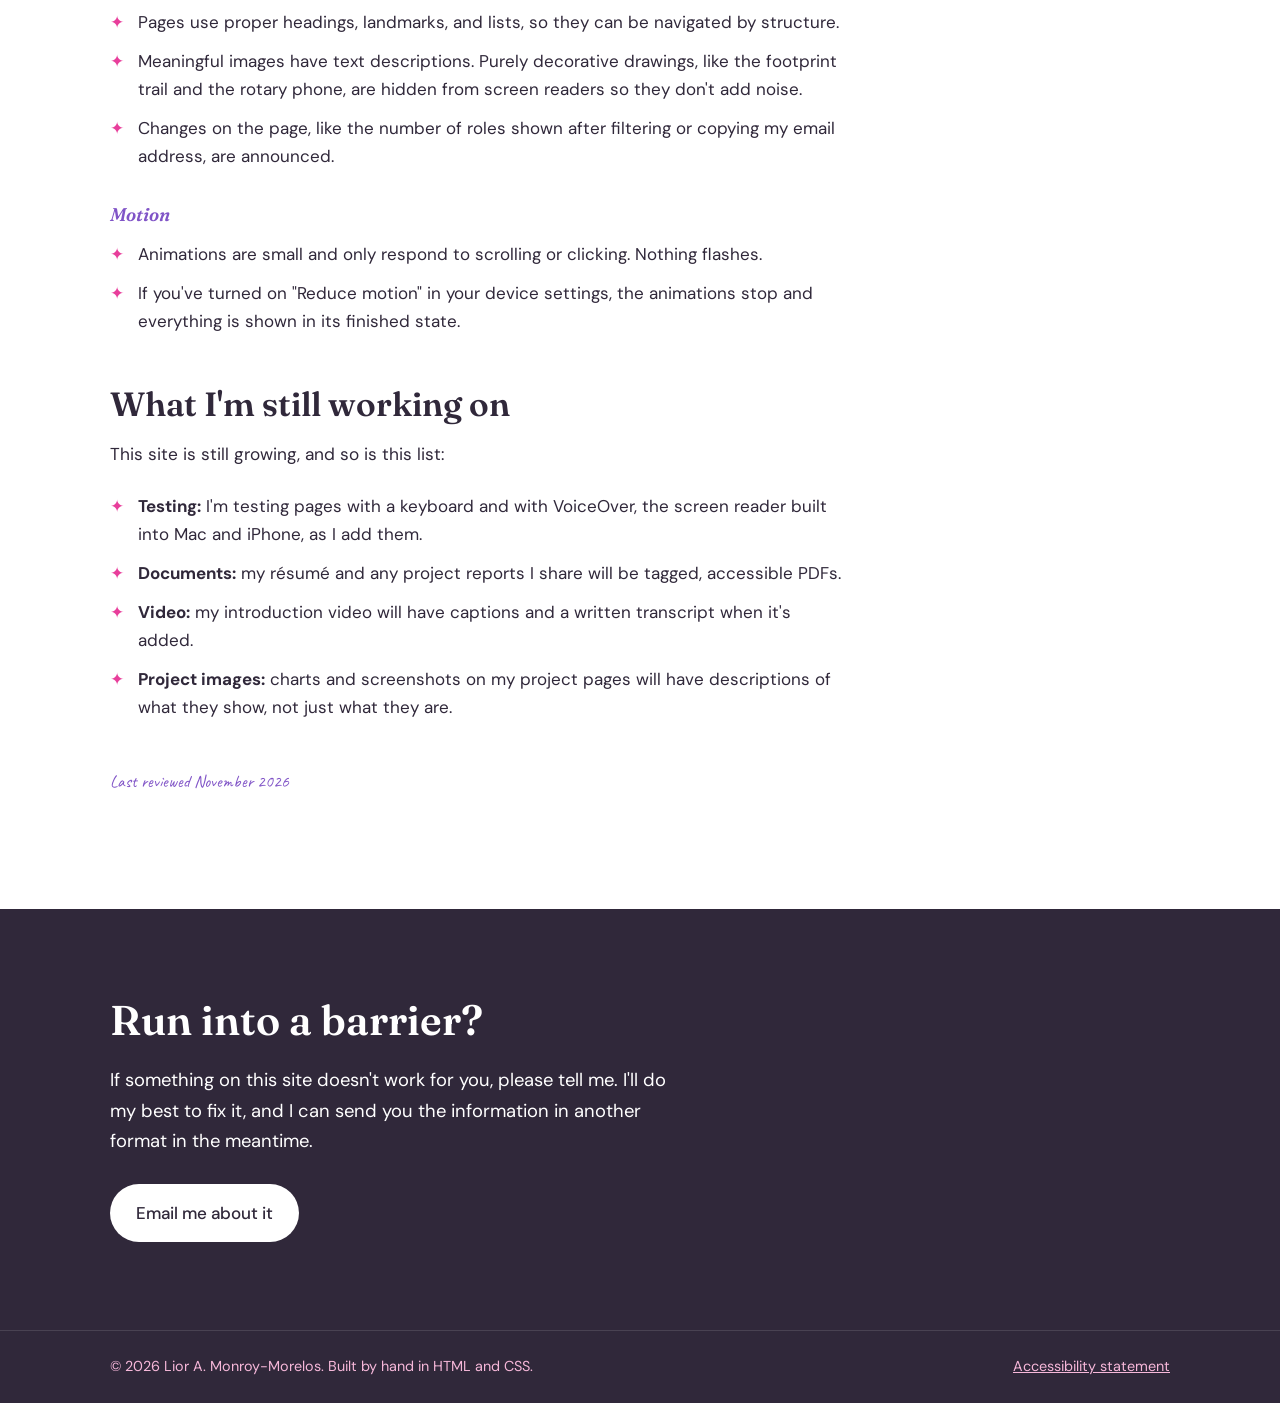
<file: accessibility.html>
<!DOCTYPE html>
<html lang="en-CA">
<head>
  <!-- The <head> holds info about the page that visitors don't see directly -->
  <meta charset="UTF-8">
  <meta name="viewport" content="width=device-width, initial-scale=1.0">
  <title>Accessibility Statement | Lior Monroy</title>
  <meta name="description" content="How Lior's portfolio website was built to be accessible, what's still in progress, and how to report a barrier.">

  <!-- Fonts from Google Fonts: Fraunces (headings), DM Sans (body), Caveat (handwritten touches) -->
  <link rel="preconnect" href="https://fonts.googleapis.com">
  <link rel="preconnect" href="https://fonts.gstatic.com" crossorigin>
  <link href="https://fonts.googleapis.com/css2?family=Caveat:wght@500;600&family=DM+Sans:wght@400;500;700&family=Fraunces:ital,wght@0,400;0,600;1,400;1,600&display=swap" rel="stylesheet">

  <!-- Connects this page to stylesheet -->
  <link rel="stylesheet" href="styles.css">
</head>
<body>

  <!-- Lets keyboard and screen reader users jump straight past the menu -->
  <a class="skip-link" href="#main">Skip to main content</a>

  <!-- ============ HEADER & NAVIGATION ============ -->
  <header class="site-header">
    <div class="container header-inner">
      <a class="brand" href="index.html">
        Lior Monroy
        <svg class="sparkle sparkle--small" viewBox="0 0 24 24" aria-hidden="true"><path d="M12 0c.6 6.2 5.8 11.4 12 12-6.2.6-11.4 5.8-12 12-.6-6.2-5.8-11.4-12-12C6.2 11.4 11.4 6.2 12 0z"/></svg>
      </a>
      <nav aria-label="Main">
        <ul class="nav-list">
          <li><a href="about.html">About</a></li>
          <li><a href="work.html">Work</a></li>
          <li><a href="experience.html">Experience</a></li>
          <li><a href="contact.html">Contact</a></li>
        </ul>
      </nav>
    </div>
  </header>

  <main id="main">

    <!-- ============ PAGE HEADER ============ -->
    <section class="page-header">
      <div class="container">
        <p class="eyebrow">Accessibility statement</p>
        <h1>Built to work for <em>everyone</em></h1>
        <p class="page-lede">Accessibility is a big part of my work, so it should be part of this website too. Here's what I've done, what I'm still working on, and how to tell me if something doesn't work for you.</p>
      </div>
    </section>

    <section class="section">
      <div class="container">
        <div class="prose">

        <h2>My goal</h2>
        <p>I built this site to meet the <a href="https://www.w3.org/TR/WCAG22/">Web Content Accessibility Guidelines (WCAG) 2.2</a> at Level AA. These are the international guidelines for making websites usable by people with disabilities. I wrote the site by hand in HTML and CSS, which gave me control over how every part of it works.</p>
        <p>I'm a student, not an accessibility auditor, and the site hasn't had a formal audit. I'd rather be honest about that than claim it's perfect.</p>

        <h2>What I've done</h2>

        <h3>Seeing the content</h3>
        <ul class="sparkle-list">
          <li>I checked every text colour against its background. All text meets the WCAG AA contrast ratio of at least 4.5 to 1. My brightest pink is only used for decoration and large display text, and I use a deeper pink for links and buttons.</li>
          <li>Text is set in sizes that can be zoomed up to 200% without breaking the layout.</li>
          <li>The layout adjusts to phones, tablets, and computers.</li>
          <li>Information is never shown by colour alone. For example, the skill chips on my About page are written out in words.</li>
        </ul>

        <h3>Using a keyboard</h3>
        <ul class="sparkle-list">
          <li>Everything can be reached and used with a keyboard, including the flip card on my homepage and the filters on my Experience page.</li>
          <li>A clear outline shows where you are as you move through the page.</li>
          <li>A "Skip to main content" link appears when you first press Tab, so you don't have to tab through the menu on every page.</li>
        </ul>

        <h3>Using a screen reader</h3>
        <ul class="sparkle-list">
          <li>Pages use proper headings, landmarks, and lists, so they can be navigated by structure.</li>
          <li>Meaningful images have text descriptions. Purely decorative drawings, like the footprint trail and the rotary phone, are hidden from screen readers so they don't add noise.</li>
          <li>Changes on the page, like the number of roles shown after filtering or copying my email address, are announced.</li>
        </ul>

        <h3>Motion</h3>
        <ul class="sparkle-list">
          <li>Animations are small and only respond to scrolling or clicking. Nothing flashes.</li>
          <li>If you've turned on "Reduce motion" in your device settings, the animations stop and everything is shown in its finished state.</li>
        </ul>

        <h2>What I'm still working on</h2>
        <p>This site is still growing, and so is this list:</p>
        <ul class="sparkle-list">
          <li><strong>Testing:</strong> I'm testing pages with a keyboard and with VoiceOver, the screen reader built into Mac and iPhone, as I add them.</li>
          <li><strong>Documents:</strong> my résumé and any project reports I share will be tagged, accessible PDFs.</li>
          <li><strong>Video:</strong> my introduction video will have captions and a written transcript when it's added.</li>
          <li><strong>Project images:</strong> charts and screenshots on my project pages will have descriptions of what they show, not just what they are.</li>
        </ul>

        <!-- TODO: update this date after each site review -->
        <p class="statement-date">Last reviewed November 2026</p>

        </div>
      </div>
    </section>

    <!-- ============ FEEDBACK ============ -->
    <section class="connect" aria-labelledby="feedback-heading">
      <div class="container connect-inner">
        <h2 id="feedback-heading">Run into a barrier?</h2>
        <p>If something on this site doesn't work for you, please tell me. I'll do my best to fix it, and I can send you the information in another format in the meantime.</p>
        <div class="button-row">
          <a class="button button--light" href="mailto:lior.monroy@gmail.com?subject=Accessibility%20feedback%20on%20your%20portfolio">Email me about it</a>
        </div>
      </div>
    </section>

  </main>

  <!-- ============ FOOTER ============ -->
  <footer class="site-footer">
    <div class="container footer-inner">
      <p>&copy; 2026 Lior A. Monroy-Morelos. Built by hand in HTML and CSS.</p>
      <a href="accessibility.html" aria-current="page">Accessibility statement</a>
    </div>
  </footer>

</body>
</html>
</file>
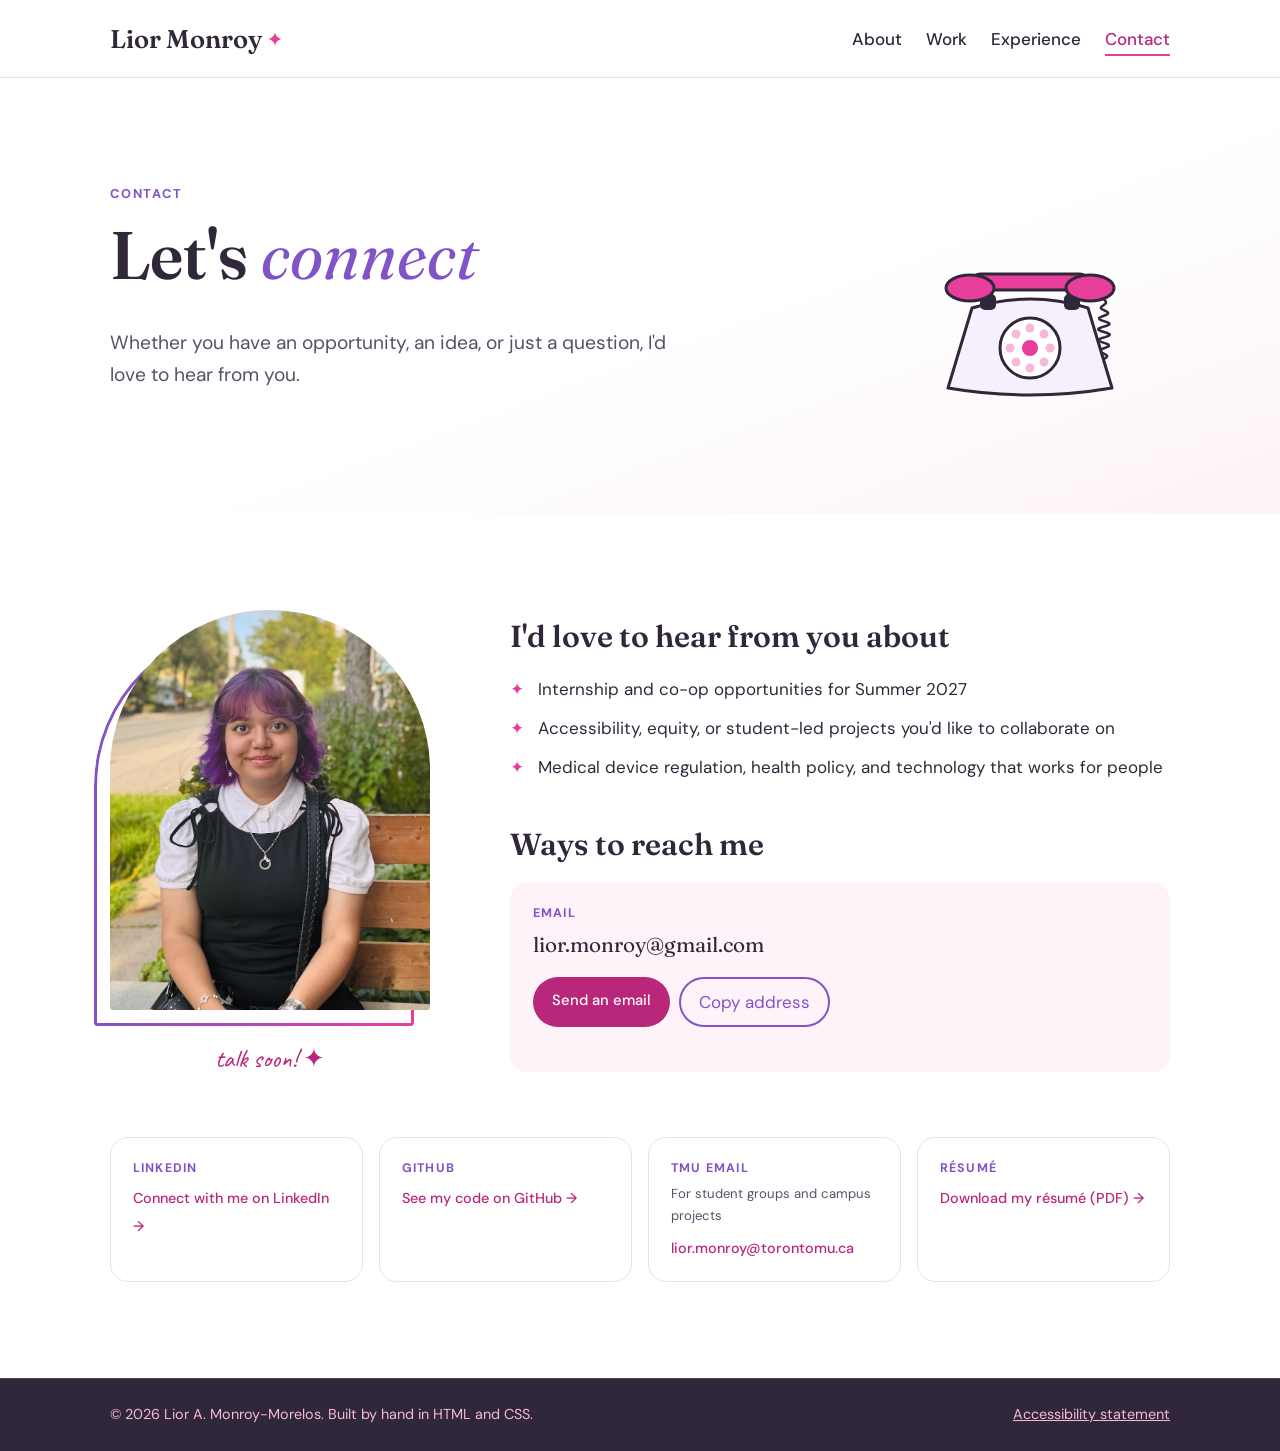
<file: contact.html>
<!DOCTYPE html>
<html lang="en-CA">
<head>
  <!-- The <head> holds info about the page that visitors don't see directly -->
  <meta charset="UTF-8">
  <meta name="viewport" content="width=device-width, initial-scale=1.0">
  <title>Contact | Lior Monroy</title>
  <meta name="description" content="Get in touch with Lior, a Biomedical Engineering student at Toronto Metropolitan University.">

  <!-- Fonts from Google Fonts: Fraunces (headings), DM Sans (body), Caveat (handwritten touches) -->
  <link rel="preconnect" href="https://fonts.googleapis.com">
  <link rel="preconnect" href="https://fonts.gstatic.com" crossorigin>
  <link href="https://fonts.googleapis.com/css2?family=Caveat:wght@500;600&family=DM+Sans:wght@400;500;700&family=Fraunces:ital,wght@0,400;0,600;1,400;1,600&display=swap" rel="stylesheet">

  <!-- Connects this page to stylesheet -->
  <link rel="stylesheet" href="styles.css">
</head>
<body>

  <!-- Lets keyboard and screen reader users jump straight past the menu -->
  <a class="skip-link" href="#main">Skip to main content</a>

  <!-- ============ HEADER & NAVIGATION ============ -->
  <header class="site-header">
    <div class="container header-inner">
      <a class="brand" href="index.html">
        Lior Monroy
        <svg class="sparkle sparkle--small" viewBox="0 0 24 24" aria-hidden="true"><path d="M12 0c.6 6.2 5.8 11.4 12 12-6.2.6-11.4 5.8-12 12-.6-6.2-5.8-11.4-12-12C6.2 11.4 11.4 6.2 12 0z"/></svg>
      </a>
      <nav aria-label="Main">
        <ul class="nav-list">
          <li><a href="about.html">About</a></li>
          <li><a href="work.html">Work</a></li>
          <li><a href="experience.html">Experience</a></li>
          <li><a href="contact.html" aria-current="page">Contact</a></li>
        </ul>
      </nav>
    </div>
  </header>

  <main id="main">

    <!-- ============ PAGE HEADER ============ -->
    <section class="page-header">
      <div class="container page-header-inner--art">
        <div>
          <p class="eyebrow">Contact</p>
          <h1>Let's <em>connect</em></h1>
          <p class="page-lede">Whether you have an opportunity, an idea, or just a question, I'd love to hear from you.</p>
        </div>

        <!-- VINTAGE PHONE: the handset lifts off as you scroll. Decorative, hidden on phones. -->
        <svg class="header-art phone" viewBox="0 0 280 260" aria-hidden="true">
          <path class="phone-cord" d=""/>
          <path class="phone-base" d="M58 222 L82 142 Q140 124 198 142 L222 222 Q140 236 58 222 Z"/>
          <rect class="phone-prong" x="90" y="128" width="16" height="16" rx="5"/>
          <rect class="phone-prong" x="174" y="128" width="16" height="16" rx="5"/>
          <circle class="phone-dial" cx="140" cy="182" r="30"/>
          <g class="phone-holes">
            <circle cx="140" cy="162" r="4.5"/><circle cx="154" cy="168" r="4.5"/>
            <circle cx="160" cy="182" r="4.5"/><circle cx="154" cy="196" r="4.5"/>
            <circle cx="140" cy="202" r="4.5"/><circle cx="126" cy="196" r="4.5"/>
            <circle cx="120" cy="182" r="4.5"/><circle cx="126" cy="168" r="4.5"/>
          </g>
          <circle class="phone-dial-centre" cx="140" cy="182" r="8"/>
          <g class="phone-handset">
            <rect x="82" y="108" width="116" height="16" rx="8"/>
            <ellipse cx="80" cy="122" rx="24" ry="13"/>
            <ellipse cx="200" cy="122" rx="24" ry="13"/>
          </g>
          <text class="phone-hello" x="86" y="50">hello?</text>
          <path class="phone-ring" d="M224 82 q10 -8 20 0 M218 96 q16 -13 32 0"/>
        </svg>
      </div>
    </section>

    <!-- ============ PHOTO + CONTACT DETAILS ============ -->
    <section class="section">
      <div class="container contact-layout">

        <div class="contact-photo-wrap">
          <div class="contact-photo">
            <!-- TODO: swap for contact page photo and describe it -->
            <img src="images/lior.jpg" alt="Lior" width="600" height="750">
          </div>
          <p class="contact-note" aria-hidden="true">talk soon! &#10022;</p>
        </div>

        <div class="contact-content">
          <h2>I'd love to hear from you about</h2>
          <!-- TODO: edit this list to match current interests as needed -->
          <ul class="sparkle-list">
            <li>Internship and co-op opportunities for Summer 2027</li>
            <li>Accessibility, equity, or student-led projects you'd like to collaborate on</li>
            <li>Medical device regulation, health policy, and technology that works for people</li>
          </ul>

          <h2 class="contact-subheading">Ways to reach me</h2>
          <ul class="contact-cards">

            <li class="contact-card contact-card--main">
              <p class="contact-label">Email</p>
              <p class="contact-value">lior.monroy@gmail.com</p>
              <div class="contact-actions">
                <a class="button button--primary button--small" href="mailto:lior.monroy@gmail.com">Send an email</a>
                <button class="button button--secondary button--small copy-email" type="button" data-email="lior.monroy@gmail.com">Copy address</button>
              </div>
              <!-- Screen readers announce "Copied" here when the button is used -->
              <p class="copy-status" role="status" aria-live="polite"></p>
            </li>

          </ul>
        </div>

      </div>

      <!-- The four smaller contact cards, in one row on computer screens -->
      <div class="container">
        <ul class="contact-cards contact-cards--row">
              <li class="contact-card">
                <p class="contact-label">LinkedIn</p>
                <a class="contact-link" href="https://www.linkedin.com/in/lior-monroy-8287962b7/">Connect with me on LinkedIn &rarr;</a>
              </li>

              <li class="contact-card">
                <p class="contact-label">GitHub</p>
                <!-- TODO: replace yourusername with GitHub username -->
                <a class="contact-link" href="https://github.com/liormonroy">See my code on GitHub &rarr;</a>
              </li>

              <li class="contact-card">
                <p class="contact-label">TMU email</p>
                <p class="contact-hint">For student groups and campus projects</p>
                <a class="contact-link" href="mailto:lior.monroy@torontomu.ca">lior.monroy@torontomu.ca</a>
              </li>

              <li class="contact-card">
                <p class="contact-label">Résumé</p>
                <!-- TODO: put résumé in the folder and link it here -->
                <a class="contact-link" href="#">Download my résumé (PDF) &rarr;</a>
              </li>
        </ul>
      </div>
    </section>

  </main>

  <!-- ============ FOOTER ============ -->
  <footer class="site-footer">
    <div class="container footer-inner">
      <p>&copy; 2026 Lior A. Monroy-Morelos. Built by hand in HTML and CSS.</p>
      <a href="accessibility.html">Accessibility statement</a>
    </div>
  </footer>

  <!-- Lifts the phone handset as you scroll and redraws its curly cord -->
  <script>
    const phone = document.querySelector('.phone');
    if (phone) {
      const handset = phone.querySelector('.phone-handset');
      const cord = phone.querySelector('.phone-cord');
      const header = document.querySelector('.page-header');
      const reduceMotion = window.matchMedia('(prefers-reduced-motion: reduce)');
      const centre = { x: 140, y: 116 };      // the point the handset tilts around
      const cordStart = { x: 214, y: 204 };   // where the cord leaves the base
      let ticking = false;

      function curlyCord(from, to) {
        const dx = to.x - from.x, dy = to.y - from.y;
        const length = Math.hypot(dx, dy) || 1;
        const nx = -dy / length, ny = dx / length;   // sideways direction for the coils
        let d = `M${from.x} ${from.y}`;
        for (let i = 1; i <= 60; i++) {
          const t = i / 60;
          const wiggle = Math.sin(t * Math.PI * 2 * 7) * 6 * Math.sin(t * Math.PI);
          d += ` L${(from.x + dx * t + nx * wiggle).toFixed(1)} ${(from.y + dy * t + ny * wiggle).toFixed(1)}`;
        }
        return d;
      }

      function updatePhone() {
        ticking = false;
        let progress = 1;
        if (!reduceMotion.matches) {
          progress = Math.min(1, Math.max(0, window.scrollY / (header.offsetHeight * 0.35)));
        }
        const lift = -46 * progress, tilt = -16 * progress;
        handset.setAttribute('transform', `translate(0 ${lift.toFixed(1)}) rotate(${tilt.toFixed(1)} ${centre.x} ${centre.y})`);

        // Find where the right end of the handset is now, so the cord follows it
        const rad = tilt * Math.PI / 180, ex = 214 - centre.x, ey = 128 - centre.y;
        const end = {
          x: centre.x + ex * Math.cos(rad) - ey * Math.sin(rad),
          y: centre.y + ex * Math.sin(rad) + ey * Math.cos(rad) + lift
        };
        cord.setAttribute('d', curlyCord(cordStart, end));
        phone.classList.toggle('is-lifted', progress > 0.9);
      }

      window.addEventListener('scroll', () => {
        if (!ticking) { ticking = true; requestAnimationFrame(updatePhone); }
      }, { passive: true });
      updatePhone();
    }
  </script>

  <!-- Copies the email address and confirms it -->
  <script>
    const copyButton = document.querySelector('.copy-email');
    if (copyButton && navigator.clipboard) {
      const status = document.querySelector('.copy-status');
      copyButton.addEventListener('click', async () => {
        try {
          await navigator.clipboard.writeText(copyButton.dataset.email);
          copyButton.textContent = 'Copied!';
          status.textContent = 'Email address copied.';
        } catch (error) {
          status.textContent = 'Could not copy. You can select the address above instead.';
        }
        setTimeout(() => { copyButton.textContent = 'Copy address'; status.textContent = ''; }, 2500);
      });
    } else if (copyButton) {
      copyButton.hidden = true;   // hide the button in browsers that can't copy
    }
  </script>

</body>
</html>
</file>
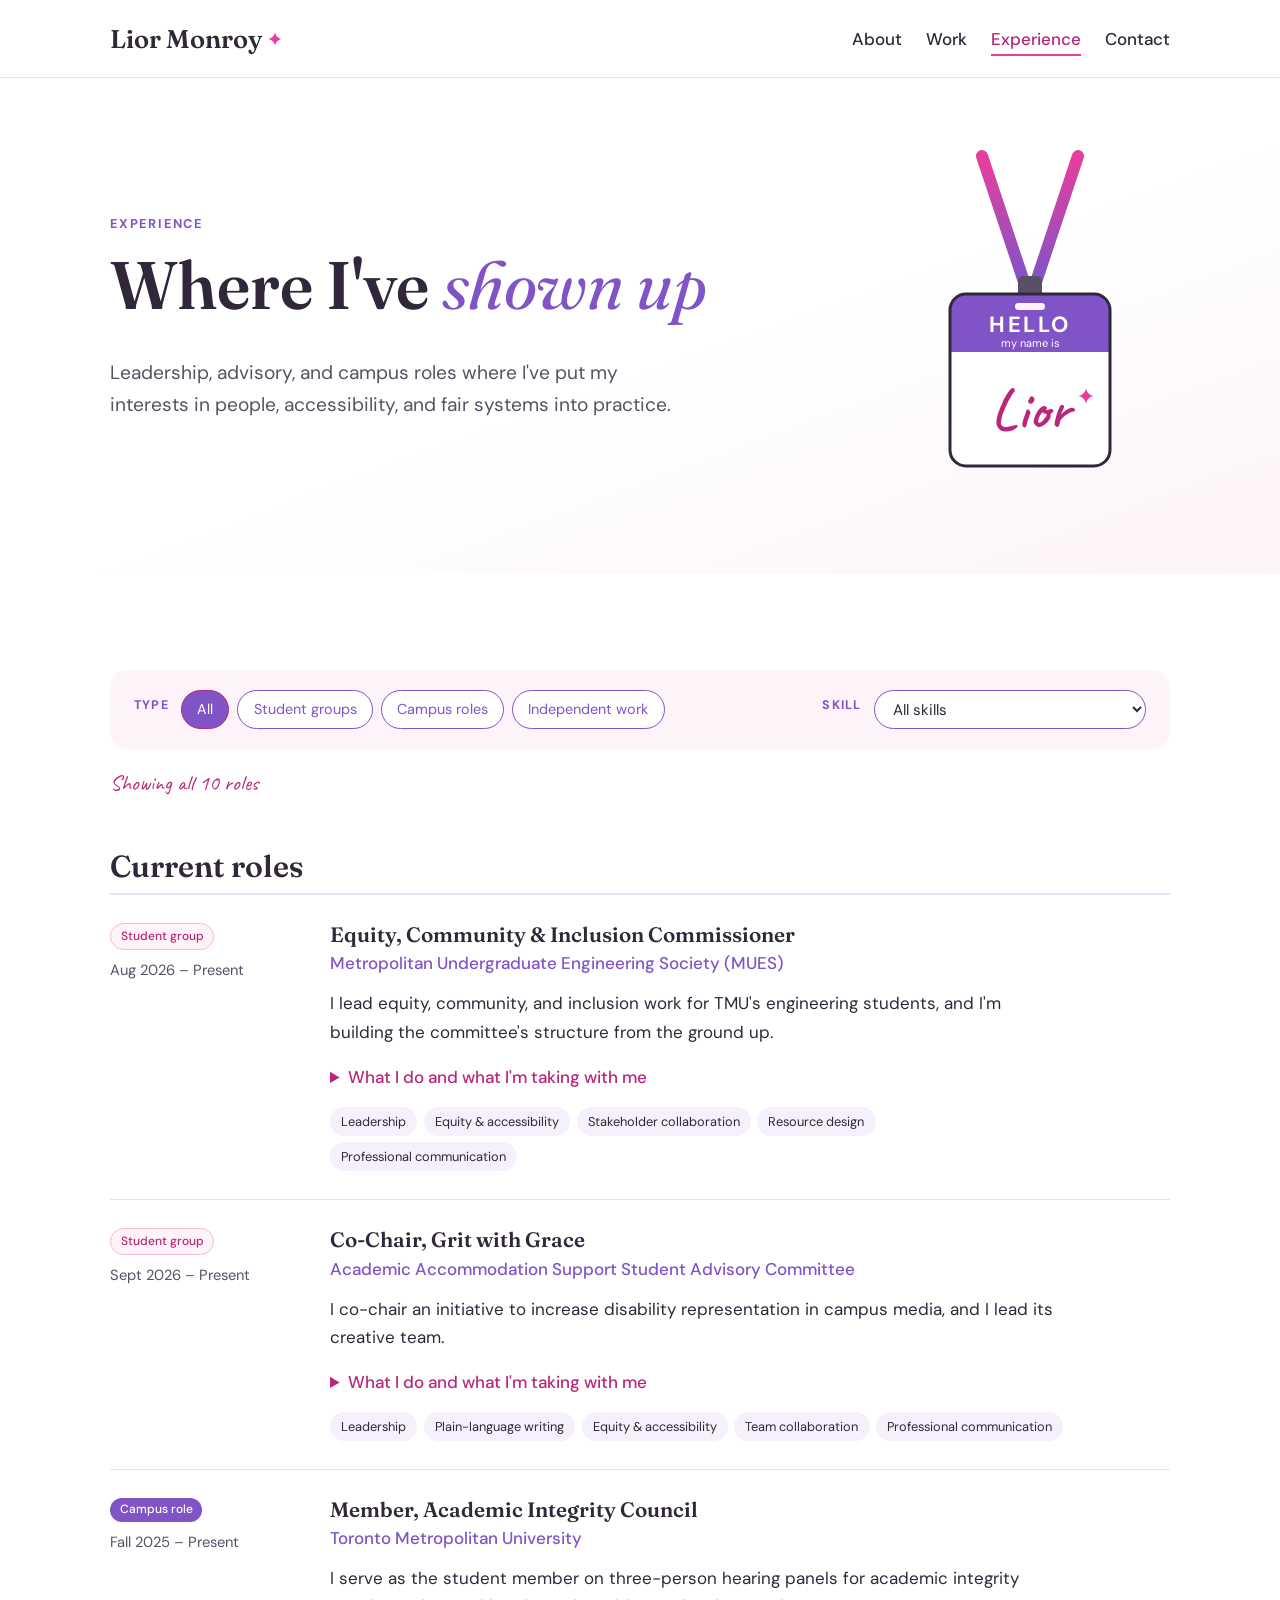
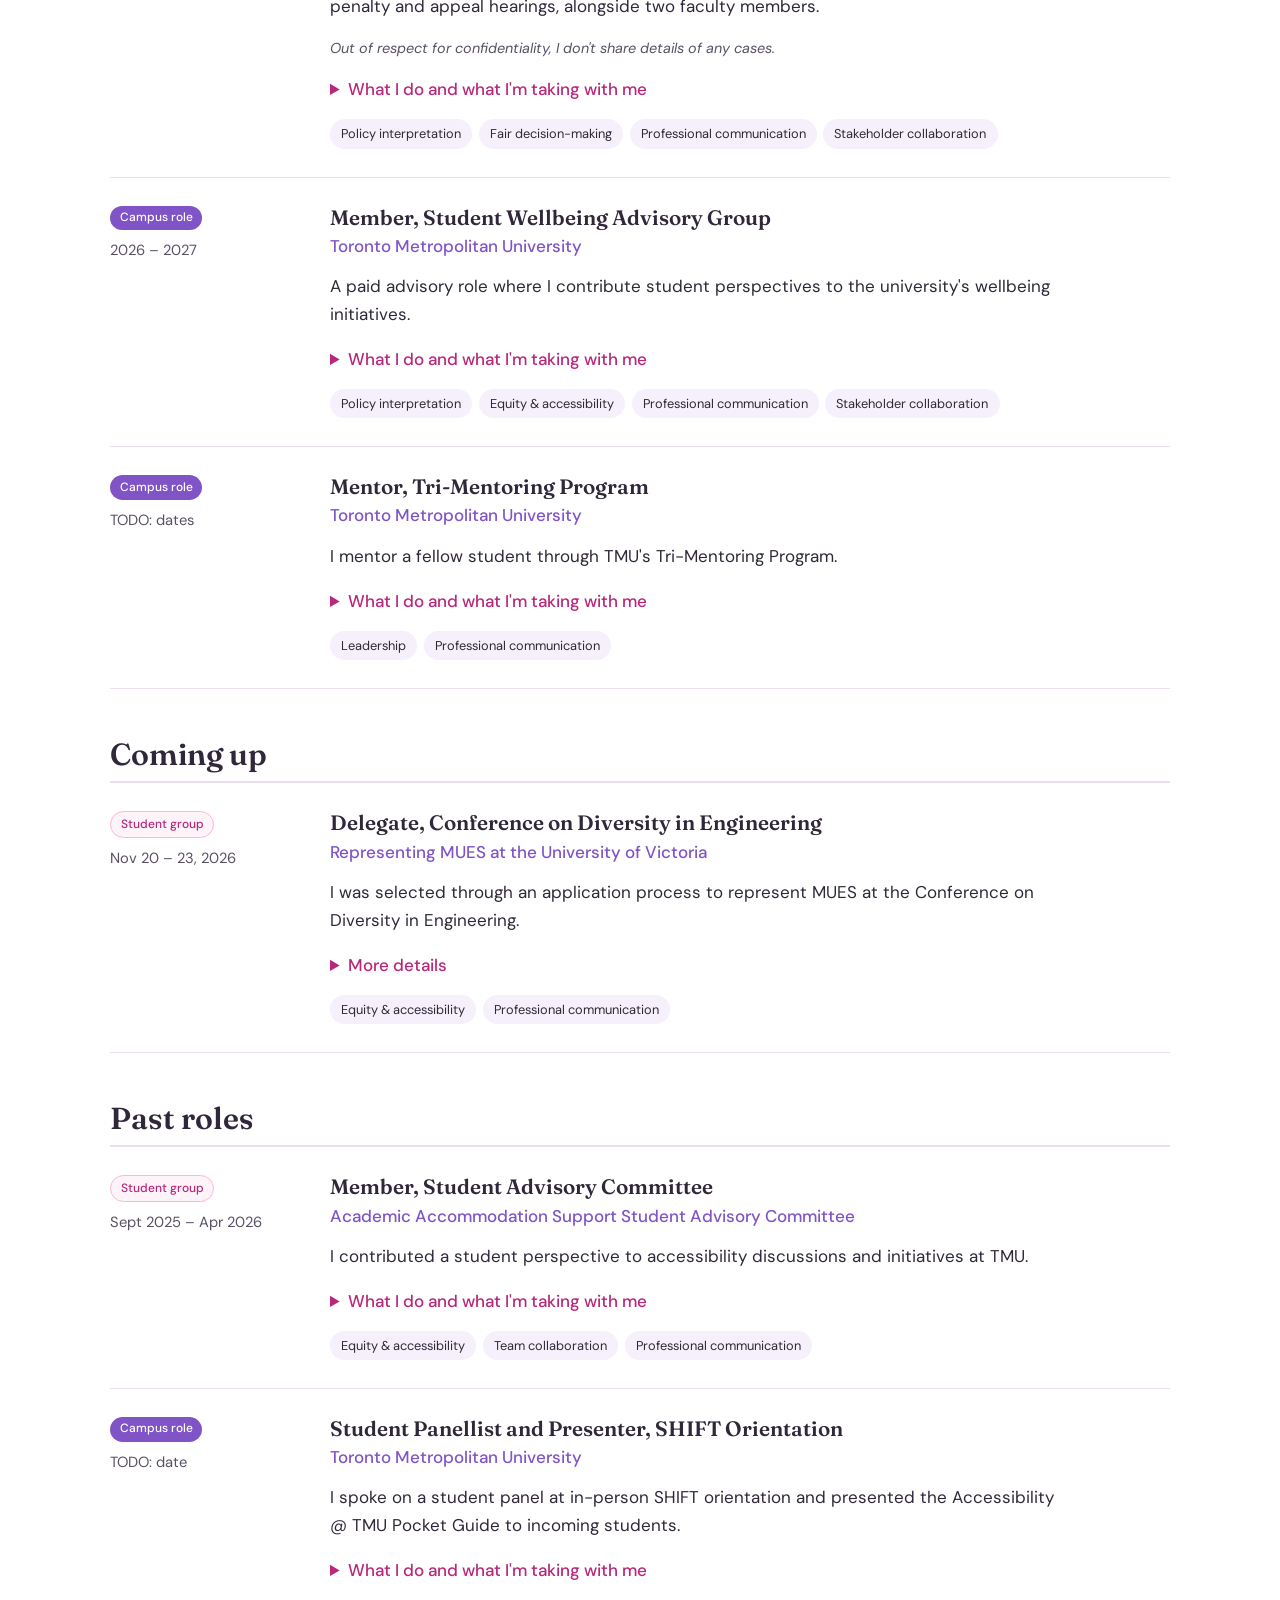
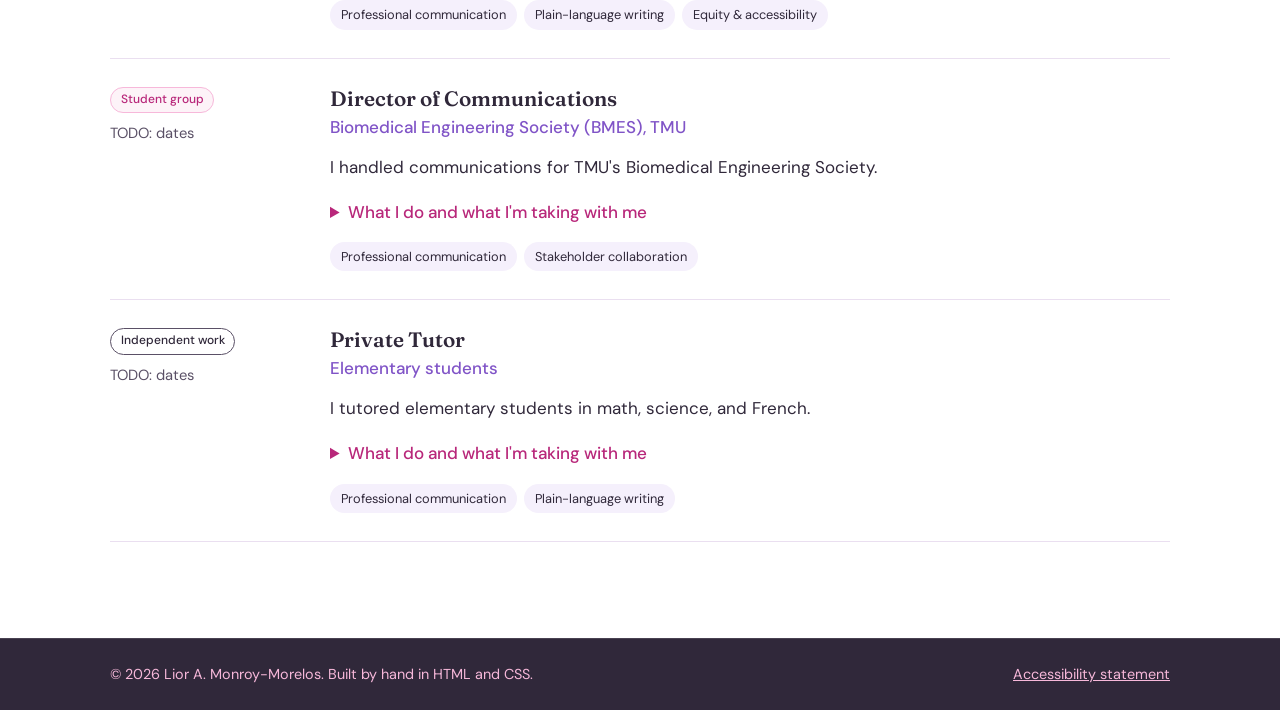
<file: experience.html>
<!DOCTYPE html>
<html lang="en-CA">
<head>
  <!-- The <head> holds info about the page that visitors don't see directly -->
  <meta charset="UTF-8">
  <meta name="viewport" content="width=device-width, initial-scale=1.0">
  <title>Experience | Lior Monroy</title>
  <meta name="description" content="Lior's leadership, advisory, and campus roles at Toronto Metropolitan University.">

  <!-- Fonts from Google Fonts: Fraunces (headings), DM Sans (body), Caveat (handwritten touches) -->
  <link rel="preconnect" href="https://fonts.googleapis.com">
  <link rel="preconnect" href="https://fonts.gstatic.com" crossorigin>
  <link href="https://fonts.googleapis.com/css2?family=Caveat:wght@500;600&family=DM+Sans:wght@400;500;700&family=Fraunces:ital,wght@0,400;0,600;1,400;1,600&display=swap" rel="stylesheet">

  <!-- Connects this page to stylesheet -->
  <link rel="stylesheet" href="styles.css">
</head>
<body>

  <!-- Lets keyboard and screen reader users jump straight past the menu -->
  <a class="skip-link" href="#main">Skip to main content</a>

  <!-- ============ HEADER & NAVIGATION ============ -->
  <header class="site-header">
    <div class="container header-inner">
      <a class="brand" href="index.html">
        Lior Monroy
        <svg class="sparkle sparkle--small" viewBox="0 0 24 24" aria-hidden="true"><path d="M12 0c.6 6.2 5.8 11.4 12 12-6.2.6-11.4 5.8-12 12-.6-6.2-5.8-11.4-12-12C6.2 11.4 11.4 6.2 12 0z"/></svg>
      </a>
      <nav aria-label="Main">
        <ul class="nav-list">
          <li><a href="about.html">About</a></li>
          <li><a href="work.html">Work</a></li>
          <li><a href="experience.html" aria-current="page">Experience</a></li>
          <li><a href="contact.html">Contact</a></li>
        </ul>
      </nav>
    </div>
  </header>

  <main id="main">

    <!-- ============ PAGE HEADER ============ -->
    <section class="page-header">
      <div class="container page-header-inner--art">
        <div>
          <p class="eyebrow">Experience</p>
          <h1>Where I've <em>shown up</em></h1>
          <p class="page-lede">Leadership, advisory, and campus roles where I've put my interests in people, accessibility, and fair systems into practice.</p>
        </div>

        <!-- NAME BADGE: swings on its lanyard as you scroll. Decorative, hidden on phones. -->
        <svg class="header-art badge" viewBox="0 0 280 320" aria-hidden="true">
          <defs>
            <linearGradient id="lanyard-gradient" x1="0" y1="0" x2="0" y2="1">
              <stop offset="0" stop-color="#E83E9B"/>
              <stop offset="1" stop-color="#8054C7"/>
            </linearGradient>
          </defs>
          <g class="badge-settle">
            <g class="badge-swing">
              <path class="lanyard" d="M92 -10 L134 116 M188 -10 L146 116"/>
              <rect class="badge-clip" x="128" y="110" width="24" height="24" rx="5"/>
              <rect class="badge-body" x="60" y="128" width="160" height="172" rx="16"/>
              <path class="badge-top" d="M60 144 a16 16 0 0 1 16 -16 h128 a16 16 0 0 1 16 16 v42 h-160 z"/>
              <rect class="badge-hole" x="125" y="137" width="30" height="7" rx="3.5"/>
              <text class="badge-hello" x="140" y="166">HELLO</text>
              <text class="badge-small" x="140" y="181">my name is</text>
              <text class="badge-name" x="140" y="262">Lior</text>
              <path class="badge-spark" d="M196 222c.4 4.1 3.9 7.6 8 8-4.1.4-7.6 3.9-8 8-.4-4.1-3.9-7.6-8-8 4.1-.4 7.6-3.9 8-8z"/>
              <rect class="badge-outline" x="60" y="128" width="160" height="172" rx="16"/>
            </g>
          </g>
        </svg>
      </div>
    </section>

    <section class="section experience">
      <div class="container">

        <!-- ============ FILTERS ============ -->
        <div class="filters">
          <div class="filter-group" role="group" aria-labelledby="type-label">
            <span id="type-label" class="filter-label">Type</span>
            <button type="button" class="filter-button" data-filter-type="all" aria-pressed="true">All</button>
            <button type="button" class="filter-button" data-filter-type="groups" aria-pressed="false">Student groups</button>
            <button type="button" class="filter-button" data-filter-type="campus" aria-pressed="false">Campus roles</button>
            <button type="button" class="filter-button" data-filter-type="independent" aria-pressed="false">Independent work</button>
          </div>
          <div class="filter-group">
            <label for="skill-filter" class="filter-label">Skill</label>
            <!-- The skill list fills itself in from the tags on the cards below -->
            <select id="skill-filter">
              <option value="all">All skills</option>
            </select>
          </div>
        </div>
        <p class="filter-count" role="status" aria-live="polite"></p>

        <!-- ============ ROLES ============
             To add a role, copy a whole <article class="role-card"> ... </article> block.
             data-type can be "groups", "campus", or "independent".
             Skill tags should match the names in the Toolkit on the About page. -->

        <section class="role-section" aria-labelledby="current-heading">
          <h2 id="current-heading" class="role-section-heading">Current roles</h2>

          <!-- Project card: Equity, Community & Inclusion Commissioner -->
          <article class="role-card" data-type="groups">
            <div class="role-meta">
              <span class="chip chip--groups">Student group</span>
              <p class="role-dates">Aug 2026 &ndash; Present</p>
            </div>
            <div class="role-body">
              <h3>Equity, Community &amp; Inclusion Commissioner</h3>
              <p class="role-org">Metropolitan Undergraduate Engineering Society (MUES)</p>
              <p class="role-summary">I lead equity, community, and inclusion work for TMU's engineering students, and I'm building the committee's structure from the ground up.</p>
              <details class="role-details">
                <summary>What I do and what I'm taking with me</summary>
                <h4>What I do</h4>
                <ul>
                  <li>Created the 2026/27 committee overview, application, evaluation rubric, email templates, and onboarding materials</li>
                  <li>Designed a recruitment process that values ideas and perspectives over past experience, with an optional conversation and no penalty for limited availability</li>
                  <li>Set up an anonymous feedback form so students can raise concerns safely</li>
                  <li>Developing programming such as bias awareness and neurodivergent-friendly study workshops, and collaborating with Women in Engineering and Engineering Outreach</li>
                </ul>
                <h4>What I'm taking with me</h4>
                <p>Inclusion mostly happens in how a process is designed, long before anyone shows up to an event. I want to bring that same attention to how systems are built in healthcare and regulatory work.</p>
              </details>
              <ul class="tags" aria-label="Skills">
                <li>Leadership</li>
                <li>Equity &amp; accessibility</li>
                <li>Stakeholder collaboration</li>
                <li>Resource design</li>
                <li>Professional communication</li>
              </ul>
            </div>
          </article>

          <!-- Project card: Co-Chair, Grit with Grace -->
          <article class="role-card" data-type="groups">
            <div class="role-meta">
              <span class="chip chip--groups">Student group</span>
              <p class="role-dates">Sept 2026 &ndash; Present</p>
            </div>
            <div class="role-body">
              <h3>Co-Chair, Grit with Grace</h3>
              <p class="role-org">Academic Accommodation Support Student Advisory Committee</p>
              <p class="role-summary">I co-chair an initiative to increase disability representation in campus media, and I lead its creative team.</p>
              <details class="role-details">
                <summary>What I do and what I'm taking with me</summary>
                <h4>What I do</h4>
                <ul>
                  <li>Provide creative direction and coordinate creative contributors</li>
                  <li>Write a section of the podcast, including explaining the differences between academic consideration requests, temporary accommodations, and permanent accommodations</li>
                  <li>Take part in production and editing discussions</li>
                </ul>
                <h4>What I'm taking with me</h4>
                <p>Talking about disability well means being clear without oversimplifying, and respectful without being vague. That balance matters any time technical or policy information needs to reach the people it affects.</p>
              </details>
              <ul class="tags" aria-label="Skills">
                <li>Leadership</li>
                <li>Plain-language writing</li>
                <li>Equity &amp; accessibility</li>
                <li>Team collaboration</li>
                <li>Professional communication</li>
              </ul>
            </div>
          </article>

          <!-- Project card: Member, Academic Integrity Council -->
          <article class="role-card" data-type="campus">
            <div class="role-meta">
              <span class="chip chip--campus">Campus role</span>
              <p class="role-dates">Fall 2025 &ndash; Present</p>
            </div>
            <div class="role-body">
              <h3>Member, Academic Integrity Council</h3>
              <p class="role-org">Toronto Metropolitan University</p>
              <p class="role-summary">I serve as the student member on three-person hearing panels for academic integrity penalty and appeal hearings, alongside two faculty members.</p>
              <p class="role-note">Out of respect for confidentiality, I don't share details of any cases.</p>
              <details class="role-details">
                <summary>What I do and what I'm taking with me</summary>
                <h4>What I do</h4>
                <ul>
                  <li>Review cases and take part in hearings and panel decisions</li>
                  <li>Bring a student perspective to how cases are considered</li>
                  <li>Help draft the formal decision letters sent after hearings</li>
                </ul>
                <h4>What I'm taking with me</h4>
                <p>This role has shown me what procedural fairness looks like in practice: applying policy consistently, weighing different perspectives, and explaining decisions clearly in writing. It's the kind of thinking regulatory work depends on.</p>
              </details>
              <ul class="tags" aria-label="Skills">
                <li>Policy interpretation</li>
                <li>Fair decision-making</li>
                <li>Professional communication</li>
                <li>Stakeholder collaboration</li>
              </ul>
            </div>
          </article>

          <!-- Project card: Member, Student Wellbeing Advisory Group -->
          <article class="role-card" data-type="campus">
            <div class="role-meta">
              <span class="chip chip--campus">Campus role</span>
              <p class="role-dates">2026 &ndash; 2027</p>
            </div>
            <div class="role-body">
              <h3>Member, Student Wellbeing Advisory Group</h3>
              <p class="role-org">Toronto Metropolitan University</p>
              <p class="role-summary">A paid advisory role where I contribute student perspectives to the university's wellbeing initiatives.</p>
              <details class="role-details">
                <summary>What I do and what I'm taking with me</summary>
                <h4>What I do</h4>
                <ul>
                  <li>Review policies and procedures and provide feedback</li>
                  <li>Advocate for health equity and help identify student wellbeing priorities</li>
                  <li>Support improvements to student-facing services and initiatives</li>
                </ul>
                <h4>What I'm taking with me</h4>
                <p>I'm looking forward to seeing how student feedback turns into real changes in institutional policy, and where that process works well or gets stuck.</p>
              </details>
              <ul class="tags" aria-label="Skills">
                <li>Policy interpretation</li>
                <li>Equity &amp; accessibility</li>
                <li>Professional communication</li>
                <li>Stakeholder collaboration</li>
              </ul>
            </div>
          </article>

          <!-- Project card: Mentor, Tri-Mentoring Program -->
          <article class="role-card" data-type="campus">
            <div class="role-meta">
              <span class="chip chip--campus">Campus role</span>
              <p class="role-dates">TODO: dates</p>
            </div>
            <div class="role-body">
              <h3>Mentor, Tri-Mentoring Program</h3>
              <p class="role-org">Toronto Metropolitan University</p>
              <p class="role-summary">I mentor a fellow student through TMU's Tri-Mentoring Program.</p>
              <details class="role-details">
                <summary>What I do and what I'm taking with me</summary>
                <h4>What I do</h4>
                <ul>
                  <li>Support my mentee as they navigate university life (TODO: add specifics as the year goes on)</li>
                </ul>
                <h4>What I'm taking with me</h4>
                <p>TODO: add once you're further into the program.</p>
              </details>
              <ul class="tags" aria-label="Skills">
                <li>Leadership</li>
                <li>Professional communication</li>
              </ul>
            </div>
          </article>
        </section>

        <!-- Project card: Member, Student Advisory Committee -->
        <section class="role-section" aria-labelledby="upcoming-heading">
          <h2 id="upcoming-heading" class="role-section-heading">Coming up</h2>

          <article class="role-card" data-type="groups">
            <div class="role-meta">
              <span class="chip chip--groups">Student group</span>
              <p class="role-dates">Nov 20 &ndash; 23, 2026</p>
            </div>
            <div class="role-body">
              <h3>Delegate, Conference on Diversity in Engineering</h3>
              <p class="role-org">Representing MUES at the University of Victoria</p>
              <p class="role-summary">I was selected through an application process to represent MUES at the Conference on Diversity in Engineering.</p>
              <details class="role-details">
                <summary>More details</summary>
                <h4>What I do</h4>
                <ul>
                  <li>I'll update this after the conference with the sessions I attended, what I contributed, and my key takeaways</li>
                </ul>
              </details>
              <ul class="tags" aria-label="Skills">
                <li>Equity &amp; accessibility</li>
                <li>Professional communication</li>
              </ul>
            </div>
          </article>
        </section>

        <!-- Project card: Past roles -->
        <section class="role-section" aria-labelledby="past-heading">
          <h2 id="past-heading" class="role-section-heading">Past roles</h2>

          <!-- Project card: Member, Student Advisory Committee -->
          <article class="role-card" data-type="groups">
            <div class="role-meta">
              <span class="chip chip--groups">Student group</span>
              <p class="role-dates">Sept 2025 &ndash; Apr 2026</p>
            </div>
            <div class="role-body">
              <h3>Member, Student Advisory Committee</h3>
              <p class="role-org">Academic Accommodation Support Student Advisory Committee</p>
              <p class="role-summary">I contributed a student perspective to accessibility discussions and initiatives at TMU.</p>
              <details class="role-details">
                <summary>What I do and what I'm taking with me</summary>
                <h4>What I do</h4>
                <ul>
                  <li>Took part in committee discussions on disability inclusion and accessibility</li>
                  <li>Was involved in the 2026 Student-Led Accessibility Conference, Disability and Inclusion @ TMU: Nothing About Us Without Us (TODO: describe your role)</li>
                </ul>
                <h4>What I'm taking with me</h4>
                <p>"Nothing about us without us" stuck with me. The people affected by a decision should help shape it, and that applies to designing technology just as much as to university policy.</p>
              </details>
              <ul class="tags" aria-label="Skills">
                <li>Equity &amp; accessibility</li>
                <li>Team collaboration</li>
                <li>Professional communication</li>
              </ul>
            </div>
          </article>

          <!-- Project card: Student Panellist and Presenter, SHIFT Orientation -->
          <article class="role-card" data-type="campus">
            <div class="role-meta">
              <span class="chip chip--campus">Campus role</span>
              <p class="role-dates">TODO: date</p>
            </div>
            <div class="role-body">
              <h3>Student Panellist and Presenter, SHIFT Orientation</h3>
              <p class="role-org">Toronto Metropolitan University</p>
              <p class="role-summary">I spoke on a student panel at in-person SHIFT orientation and presented the Accessibility @ TMU Pocket Guide to incoming students.</p>
              <details class="role-details">
                <summary>What I do and what I'm taking with me</summary>
                <h4>What I do</h4>
                <ul>
                  <li>Shared a student perspective on accessibility in STEM</li>
                  <li>Introduced the Pocket Guide as a practical resource for navigating accommodations and university supports</li>
                </ul>
                <h4>What I'm taking with me</h4>
                <p>Presenting to students who were brand new to university made me think hard about what people actually need to hear first, and what can wait.</p>
              </details>
              <ul class="tags" aria-label="Skills">
                <li>Professional communication</li>
                <li>Plain-language writing</li>
                <li>Equity &amp; accessibility</li>
              </ul>
            </div>
          </article>

          <!-- Project card: Director of Communications, Biomedical Engineering Society -->
          <article class="role-card" data-type="groups">
            <div class="role-meta">
              <span class="chip chip--groups">Student group</span>
              <p class="role-dates">TODO: dates</p>
            </div>
            <div class="role-body">
              <h3>Director of Communications</h3>
              <p class="role-org">Biomedical Engineering Society (BMES), TMU</p>
              <p class="role-summary">I handled communications for TMU's Biomedical Engineering Society.</p>
              <details class="role-details">
                <summary>What I do and what I'm taking with me</summary>
                <h4>What I do</h4>
                <ul>
                  <li>Reached out to and recruited professionals as panellists for our events, including the Synapse panel on healthcare innovation</li>
                </ul>
                <h4>What I'm taking with me</h4>
                <p>Reaching out to professionals as a student taught me to be clear and confident about why someone's time would be well spent.</p>
              </details>
              <ul class="tags" aria-label="Skills">
                <li>Professional communication</li>
                <li>Stakeholder collaboration</li>
              </ul>
            </div>
          </article>

          <!-- Project card: Private Tutor -->
          <article class="role-card" data-type="independent">
            <div class="role-meta">
              <span class="chip chip--independent">Independent work</span>
              <p class="role-dates">TODO: dates</p>
            </div>
            <div class="role-body">
              <h3>Private Tutor</h3>
              <p class="role-org">Elementary students</p>
              <p class="role-summary">I tutored elementary students in math, science, and French.</p>
              <details class="role-details">
                <summary>What I do and what I'm taking with me</summary>
                <h4>What I do</h4>
                <ul>
                  <li>Planned and led sessions in math, science, and French (TODO: add details)</li>
                </ul>
                <h4>What I'm taking with me</h4>
                <p>Explaining the same idea in different ways until it clicks is a skill I use constantly, whether I'm writing a guide or explaining a technical concept.</p>
              </details>
              <ul class="tags" aria-label="Skills">
                <li>Professional communication</li>
                <li>Plain-language writing</li>
              </ul>
            </div>
          </article>
        </section>

        <!-- ============ AWARDS (for later) ============
             Once awards or scholarships are confirmed, remove the comment markers around this block.

        <section class="role-section" aria-labelledby="awards-heading">
          <h2 id="awards-heading" class="role-section-heading">Awards &amp; scholarships</h2>
          <ul class="awards-list">
            <li><span class="award-name">Award name</span> <span class="award-meta">Organization &middot; Year</span></li>
          </ul>
        </section>
        -->

      </div>
    </section>

  </main>

  <!-- ============ FOOTER ============ -->
  <footer class="site-footer">
    <div class="container footer-inner">
      <p>&copy; 2026 Lior A. Monroy-Morelos. Built by hand in HTML and CSS.</p>
      <a href="accessibility.html">Accessibility statement</a>
    </div>
  </footer>

  <!-- Filters the roles by type and skill -->
  <script>
    const cards = [...document.querySelectorAll('.role-card')];
    const typeButtons = [...document.querySelectorAll('[data-filter-type]')];
    const skillSelect = document.getElementById('skill-filter');
    const count = document.querySelector('.filter-count');
    let activeType = 'all';
    let activeSkill = 'all';

    const tagsOf = card => [...card.querySelectorAll('.tags li')].map(li => li.textContent.trim());

    // Build the skill dropdown from every tag used on the page
    [...new Set(cards.flatMap(tagsOf))].sort().forEach(skill => {
      const option = document.createElement('option');
      option.value = skill;
      option.textContent = skill;
      skillSelect.appendChild(option);
    });

    function applyFilters() {
      let shown = 0;
      cards.forEach(card => {
        const tags = tagsOf(card);
        const matches = (activeType === 'all' || card.dataset.type === activeType) &&
                        (activeSkill === 'all' || tags.includes(activeSkill));
        card.hidden = !matches;
        if (matches) shown++;
        card.querySelectorAll('.tags li').forEach(li =>
          li.classList.toggle('is-match', li.textContent.trim() === activeSkill));
      });
      // Hide a whole section (like "Coming up") if none of its roles match
      document.querySelectorAll('.role-section').forEach(section => {
        section.hidden = !section.querySelector('.role-card:not([hidden])');
      });
      count.textContent = shown === cards.length ? `Showing all ${shown} roles`
        : shown ? `Showing ${shown} of ${cards.length} roles`
        : 'No roles match those filters yet.';
    }

    typeButtons.forEach(button => button.addEventListener('click', () => {
      activeType = button.dataset.filterType;
      typeButtons.forEach(b => b.setAttribute('aria-pressed', String(b === button)));
      applyFilters();
    }));
    skillSelect.addEventListener('change', () => { activeSkill = skillSelect.value; applyFilters(); });

    // Lets other pages link straight to a skill, e.g. experience.html?skill=Leadership
    const fromLink = new URLSearchParams(location.search).get('skill');
    if (fromLink && [...skillSelect.options].some(o => o.value === fromLink)) {
      skillSelect.value = fromLink;
      activeSkill = fromLink;
    }
    applyFilters();
  </script>

  <!-- Swings the name badge as you scroll, then lets it settle -->
  <script>
    const badge = document.querySelector('.badge-swing');
    if (badge) {
      const header = document.querySelector('.page-header');
      const reduceMotion = window.matchMedia('(prefers-reduced-motion: reduce)');
      let ticking = false;
      function swingBadge() {
        ticking = false;
        if (reduceMotion.matches) return;
        const progress = Math.min(1, Math.max(0, window.scrollY / header.offsetHeight));
        // Swings back and forth, getting smaller as the header scrolls away
        const angle = 9 * Math.sin(progress * Math.PI * 3) * (1 - progress * 0.6);
        badge.setAttribute('transform', `rotate(${angle.toFixed(2)} 140 116)`);
      }
      window.addEventListener('scroll', () => {
        if (!ticking) { ticking = true; requestAnimationFrame(swingBadge); }
      }, { passive: true });
    }
  </script>

</body>
</html>
</file>
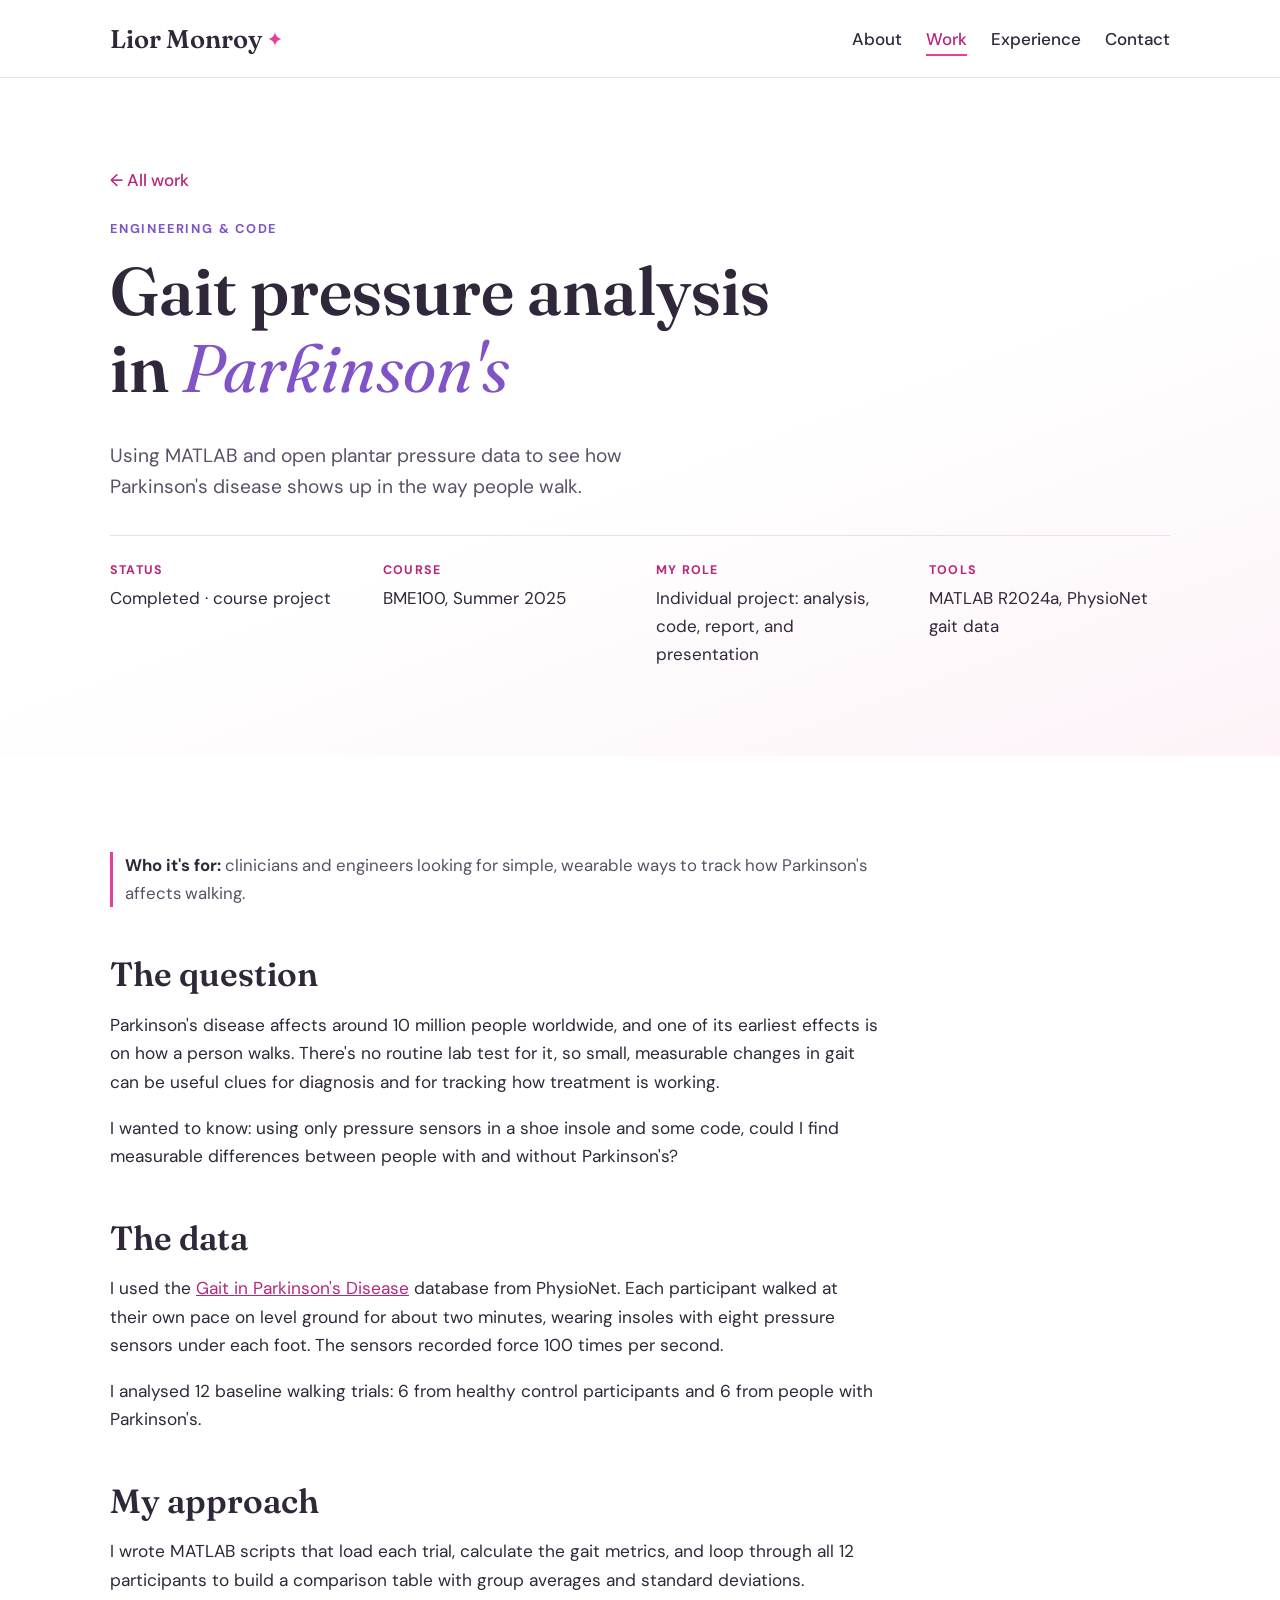
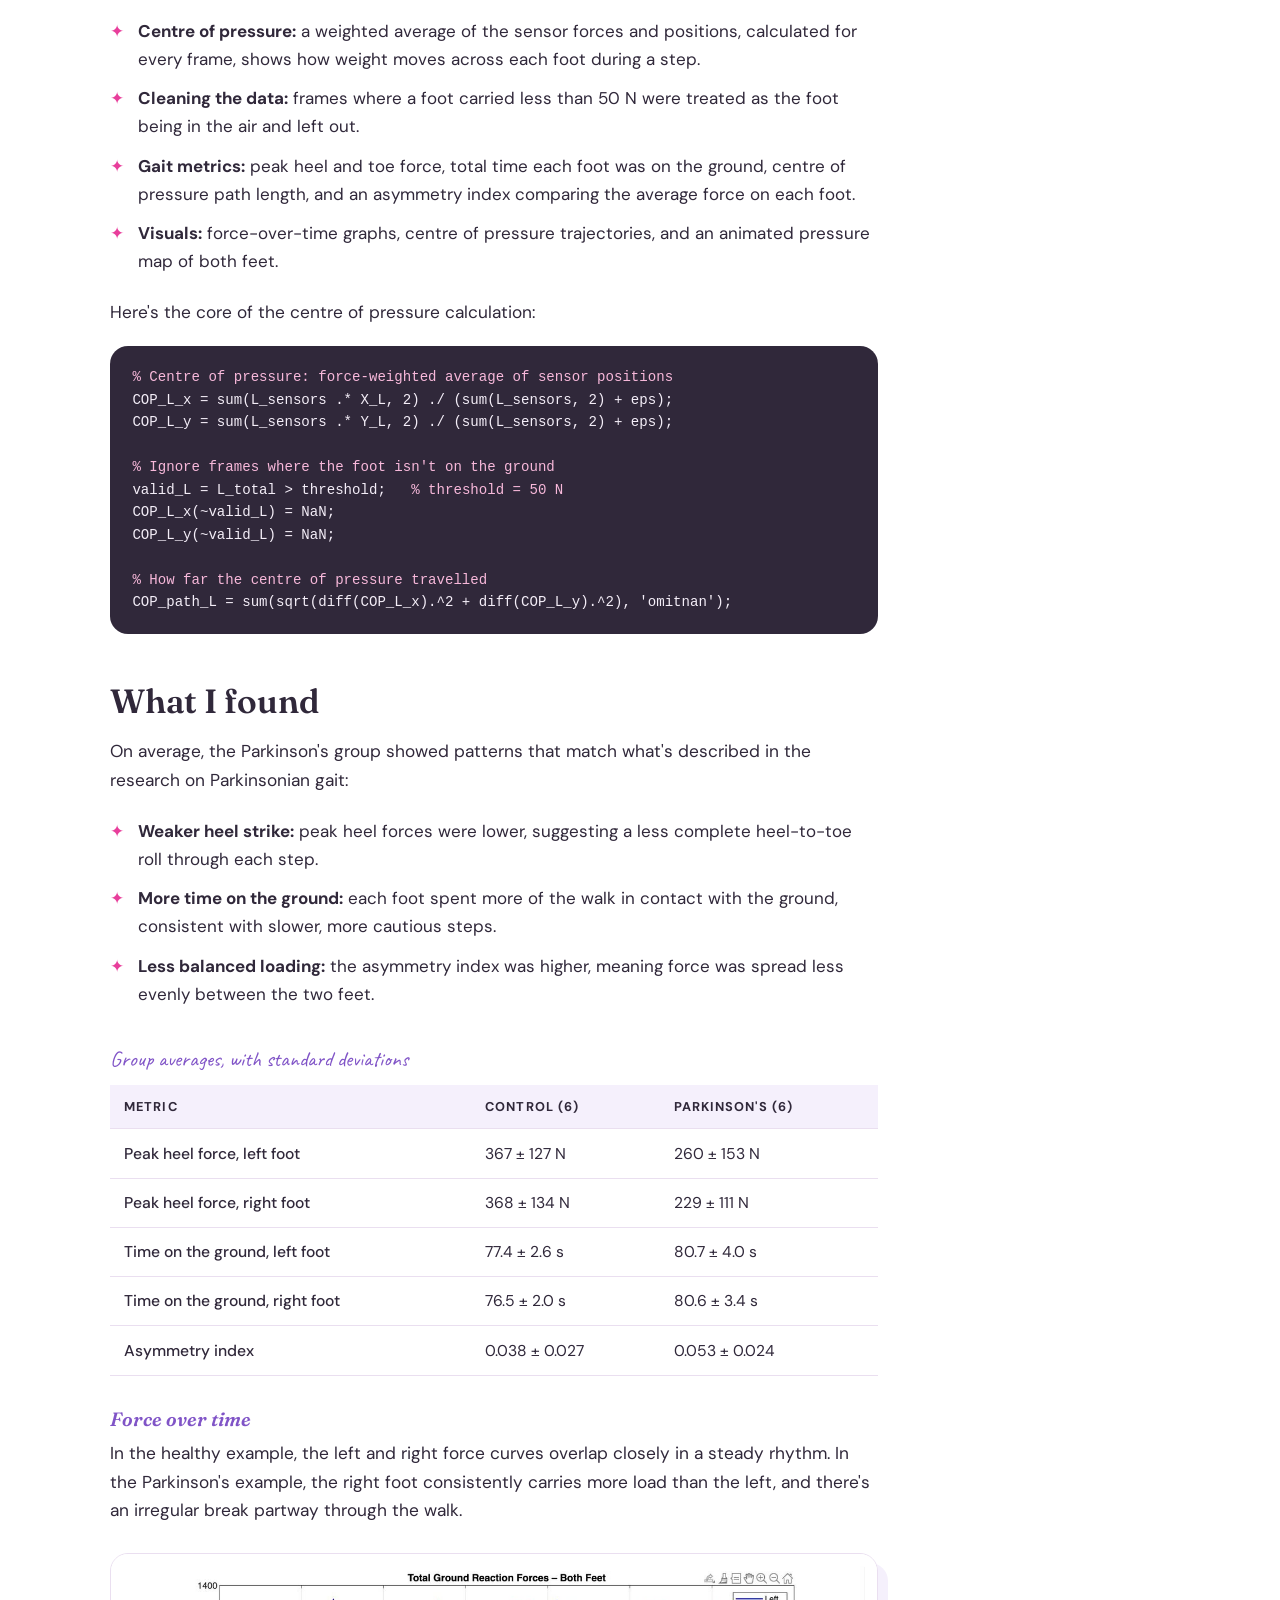
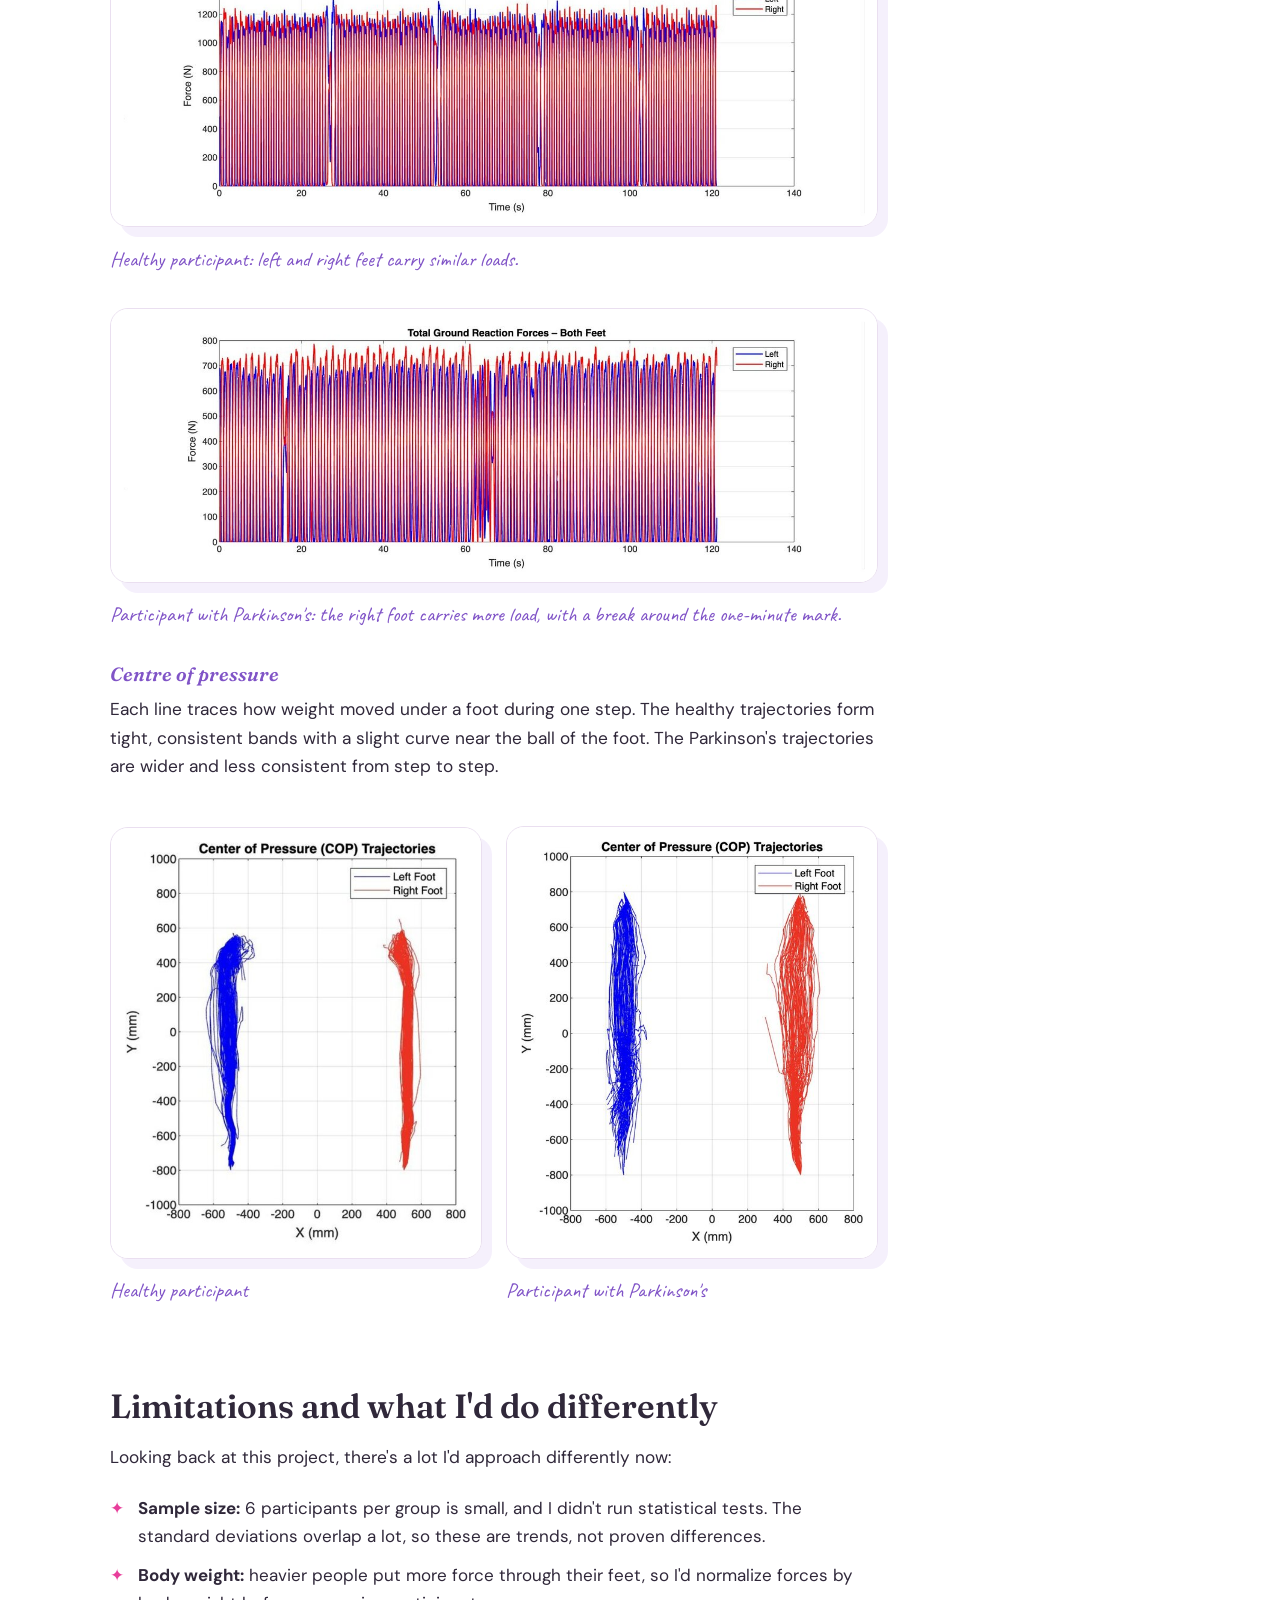
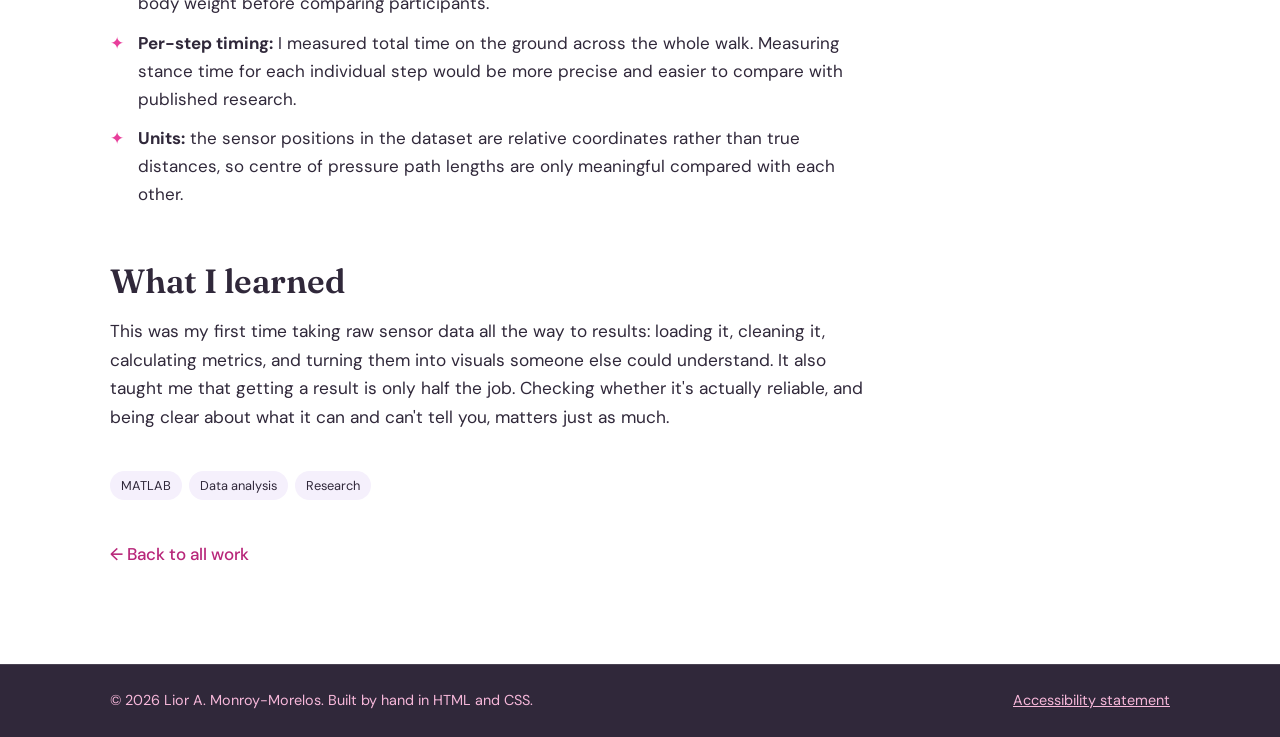
<file: project-gait-analysis.html>
<!DOCTYPE html>
<html lang="en-CA">
<head>
  <!-- The <head> holds info about the page that visitors don't see directly -->
  <meta charset="UTF-8">
  <meta name="viewport" content="width=device-width, initial-scale=1.0">
  <title>Gait Pressure Analysis in Parkinson's | Lior Monroy</title>
  <meta name="description" content="A MATLAB analysis of plantar pressure data comparing walking patterns in people with and without Parkinson's disease.">

  <!-- Fonts from Google Fonts: Fraunces (headings), DM Sans (body), Caveat (handwritten touches) -->
  <link rel="preconnect" href="https://fonts.googleapis.com">
  <link rel="preconnect" href="https://fonts.gstatic.com" crossorigin>
  <link href="https://fonts.googleapis.com/css2?family=Caveat:wght@500;600&family=DM+Sans:wght@400;500;700&family=Fraunces:ital,wght@0,400;0,600;1,400;1,600&display=swap" rel="stylesheet">

  <!-- Connects this page to stylesheet -->
  <link rel="stylesheet" href="styles.css">
</head>
<body>

  <!-- Lets keyboard and screen reader users jump straight past the menu -->
  <a class="skip-link" href="#main">Skip to main content</a>

  <!-- ============ HEADER & NAVIGATION ============ -->
  <header class="site-header">
    <div class="container header-inner">
      <a class="brand" href="index.html">
        Lior Monroy
        <svg class="sparkle sparkle--small" viewBox="0 0 24 24" aria-hidden="true"><path d="M12 0c.6 6.2 5.8 11.4 12 12-6.2.6-11.4 5.8-12 12-.6-6.2-5.8-11.4-12-12C6.2 11.4 11.4 6.2 12 0z"/></svg>
      </a>
      <nav aria-label="Main">
        <ul class="nav-list">
          <li><a href="about.html">About</a></li>
          <li><a href="work.html" aria-current="page">Work</a></li>
          <li><a href="experience.html">Experience</a></li>
          <li><a href="contact.html">Contact</a></li>
        </ul>
      </nav>
    </div>
  </header>

  <main id="main">

    <!-- ============ PROJECT HEADER ============ -->
    <section class="page-header">
      <div class="container">
        <a class="back-link" href="work.html">&larr; All work</a>
        <p class="eyebrow">Engineering &amp; code</p>
        <h1>Gait pressure analysis in <em>Parkinson's</em></h1>
        <p class="page-lede">Using MATLAB and open plantar pressure data to see how Parkinson's disease shows up in the way people walk.</p>

        <dl class="project-meta">
          <div><dt>Status</dt><dd>Completed &middot; course project</dd></div>
          <!-- TODO: confirm the course name and term -->
          <div><dt>Course</dt><dd>BME100, Summer 2025</dd></div>
          <div><dt>My role</dt><dd>Individual project: analysis, code, report, and presentation</dd></div>
          <div><dt>Tools</dt><dd>MATLAB R2024a, PhysioNet gait data</dd></div>
        </dl>
      </div>
    </section>

    <section class="section">
      <div class="container">
        <div class="project-body">

          <p class="who"><span>Who it's for:</span> clinicians and engineers looking for simple, wearable ways to track how Parkinson's affects walking.</p>

          <h2>The question</h2>
          <p>Parkinson's disease affects around 10 million people worldwide, and one of its earliest effects is on how a person walks. There's no routine lab test for it, so small, measurable changes in gait can be useful clues for diagnosis and for tracking how treatment is working.</p>
          <p>I wanted to know: using only pressure sensors in a shoe insole and some code, could I find measurable differences between people with and without Parkinson's?</p>

          <h2>The data</h2>
          <p>I used the <a href="https://physionet.org/content/gaitpdb/1.0.0/">Gait in Parkinson's Disease</a> database from PhysioNet. Each participant walked at their own pace on level ground for about two minutes, wearing insoles with eight pressure sensors under each foot. The sensors recorded force 100 times per second.</p>
          <p>I analysed 12 baseline walking trials: 6 from healthy control participants and 6 from people with Parkinson's.</p>

          <h2>My approach</h2>
          <p>I wrote MATLAB scripts that load each trial, calculate the gait metrics, and loop through all 12 participants to build a comparison table with group averages and standard deviations.</p>
          <ul class="sparkle-list">
            <li><strong>Centre of pressure:</strong> a weighted average of the sensor forces and positions, calculated for every frame, shows how weight moves across each foot during a step.</li>
            <li><strong>Cleaning the data:</strong> frames where a foot carried less than 50 N were treated as the foot being in the air and left out.</li>
            <li><strong>Gait metrics:</strong> peak heel and toe force, total time each foot was on the ground, centre of pressure path length, and an asymmetry index comparing the average force on each foot.</li>
            <li><strong>Visuals:</strong> force-over-time graphs, centre of pressure trajectories, and an animated pressure map of both feet.</li>
          </ul>

          <p>Here's the core of the centre of pressure calculation:</p>
          <pre class="code-block" tabindex="0" aria-label="MATLAB code sample"><code><span class="code-comment">% Centre of pressure: force-weighted average of sensor positions</span>
COP_L_x = sum(L_sensors .* X_L, 2) ./ (sum(L_sensors, 2) + eps);
COP_L_y = sum(L_sensors .* Y_L, 2) ./ (sum(L_sensors, 2) + eps);

<span class="code-comment">% Ignore frames where the foot isn't on the ground</span>
valid_L = L_total &gt; threshold;   <span class="code-comment">% threshold = 50 N</span>
COP_L_x(~valid_L) = NaN;
COP_L_y(~valid_L) = NaN;

<span class="code-comment">% How far the centre of pressure travelled</span>
COP_path_L = sum(sqrt(diff(COP_L_x).^2 + diff(COP_L_y).^2), 'omitnan');</code></pre>

          <h2>What I found</h2>
          <p>On average, the Parkinson's group showed patterns that match what's described in the research on Parkinsonian gait:</p>
          <ul class="sparkle-list">
            <li><strong>Weaker heel strike:</strong> peak heel forces were lower, suggesting a less complete heel-to-toe roll through each step.</li>
            <li><strong>More time on the ground:</strong> each foot spent more of the walk in contact with the ground, consistent with slower, more cautious steps.</li>
            <li><strong>Less balanced loading:</strong> the asymmetry index was higher, meaning force was spread less evenly between the two feet.</li>
          </ul>

          <div class="table-wrap" tabindex="0" role="region" aria-labelledby="results-caption">
            <table class="results-table">
              <caption id="results-caption">Group averages, with standard deviations</caption>
              <thead>
                <tr><th scope="col">Metric</th><th scope="col">Control (6)</th><th scope="col">Parkinson's (6)</th></tr>
              </thead>
              <tbody>
                <tr><th scope="row">Peak heel force, left foot</th><td>367 &plusmn; 127 N</td><td>260 &plusmn; 153 N</td></tr>
                <tr><th scope="row">Peak heel force, right foot</th><td>368 &plusmn; 134 N</td><td>229 &plusmn; 111 N</td></tr>
                <tr><th scope="row">Time on the ground, left foot</th><td>77.4 &plusmn; 2.6 s</td><td>80.7 &plusmn; 4.0 s</td></tr>
                <tr><th scope="row">Time on the ground, right foot</th><td>76.5 &plusmn; 2.0 s</td><td>80.6 &plusmn; 3.4 s</td></tr>
                <tr><th scope="row">Asymmetry index</th><td>0.038 &plusmn; 0.027</td><td>0.053 &plusmn; 0.024</td></tr>
              </tbody>
            </table>
          </div>

          <h3>Force over time</h3>
          <p>In the healthy example, the left and right force curves overlap closely in a steady rhythm. In the Parkinson's example, the right foot consistently carries more load than the left, and there's an irregular break partway through the walk.</p>
          <figure class="project-figure">
            <img src="images/gait/forces-control.jpg" width="1447" height="515" loading="lazy"
                 alt="Graph of total ground reaction force over about 120 seconds for a healthy participant. Blue left-foot and red right-foot peaks alternate in a steady rhythm and reach similar heights, around 1100 to 1250 newtons.">
            <figcaption>Healthy participant: left and right feet carry similar loads.</figcaption>
          </figure>
          <figure class="project-figure">
            <img src="images/gait/forces-parkinsons.jpg" width="1447" height="515" loading="lazy"
                 alt="Graph of total ground reaction force over about 120 seconds for a participant with Parkinson's. The red right-foot peaks are consistently higher than the blue left-foot peaks, and the pattern breaks up briefly around 62 to 67 seconds.">
            <figcaption>Participant with Parkinson's: the right foot carries more load, with a break around the one-minute mark.</figcaption>
          </figure>

          <h3>Centre of pressure</h3>
          <p>Each line traces how weight moved under a foot during one step. The healthy trajectories form tight, consistent bands with a slight curve near the ball of the foot. The Parkinson's trajectories are wider and less consistent from step to step.</p>
          <div class="figure-pair">
            <figure class="project-figure">
              <img src="images/gait/cop-control.jpg" width="615" height="715" loading="lazy"
                   alt="Centre of pressure trajectories for a healthy participant. The blue left-foot and red right-foot paths each form a narrow, tightly overlapping vertical band, curving slightly inward near the top.">
              <figcaption>Healthy participant</figcaption>
            </figure>
            <figure class="project-figure">
              <img src="images/gait/cop-parkinsons.jpg" width="615" height="716" loading="lazy"
                   alt="Centre of pressure trajectories for a participant with Parkinson's. The blue and red paths form wider, more scattered bands, with individual steps varying more from each other.">
              <figcaption>Participant with Parkinson's</figcaption>
            </figure>
          </div>

          <!-- TODO: add the animated pressure map GIFs here once you have them -->

          <h2>Limitations and what I'd do differently</h2>
          <!-- TODO: review these. -->
          <p>Looking back at this project, there's a lot I'd approach differently now:</p>
          <ul class="sparkle-list">
            <li><strong>Sample size:</strong> 6 participants per group is small, and I didn't run statistical tests. The standard deviations overlap a lot, so these are trends, not proven differences.</li>
            <li><strong>Body weight:</strong> heavier people put more force through their feet, so I'd normalize forces by body weight before comparing participants.</li>
            <li><strong>Per-step timing:</strong> I measured total time on the ground across the whole walk. Measuring stance time for each individual step would be more precise and easier to compare with published research.</li>
            <li><strong>Units:</strong> the sensor positions in the dataset are relative coordinates rather than true distances, so centre of pressure path lengths are only meaningful compared with each other.</li>
          </ul>

          <h2>What I learned</h2>
          <!-- TODO: this is a draft. -->
          <p>This was my first time taking raw sensor data all the way to results: loading it, cleaning it, calculating metrics, and turning them into visuals someone else could understand. It also taught me that getting a result is only half the job. Checking whether it's actually reliable, and being clear about what it can and can't tell you, matters just as much.</p>

          <!-- TODO: link your report and code once they're ready to share -->

          <ul class="tags project-tags" aria-label="Skills">
            <li>MATLAB</li><li>Data analysis</li><li>Research</li>
          </ul>

          <a class="back-link back-link--bottom" href="work.html">&larr; Back to all work</a>

        </div>
      </div>
    </section>

  </main>

  <!-- ============ FOOTER ============ -->
  <footer class="site-footer">
    <div class="container footer-inner">
      <p>&copy; 2026 Lior A. Monroy-Morelos. Built by hand in HTML and CSS.</p>
      <a href="accessibility.html">Accessibility statement</a>
    </div>
  </footer>

</body>
</html>
</file>
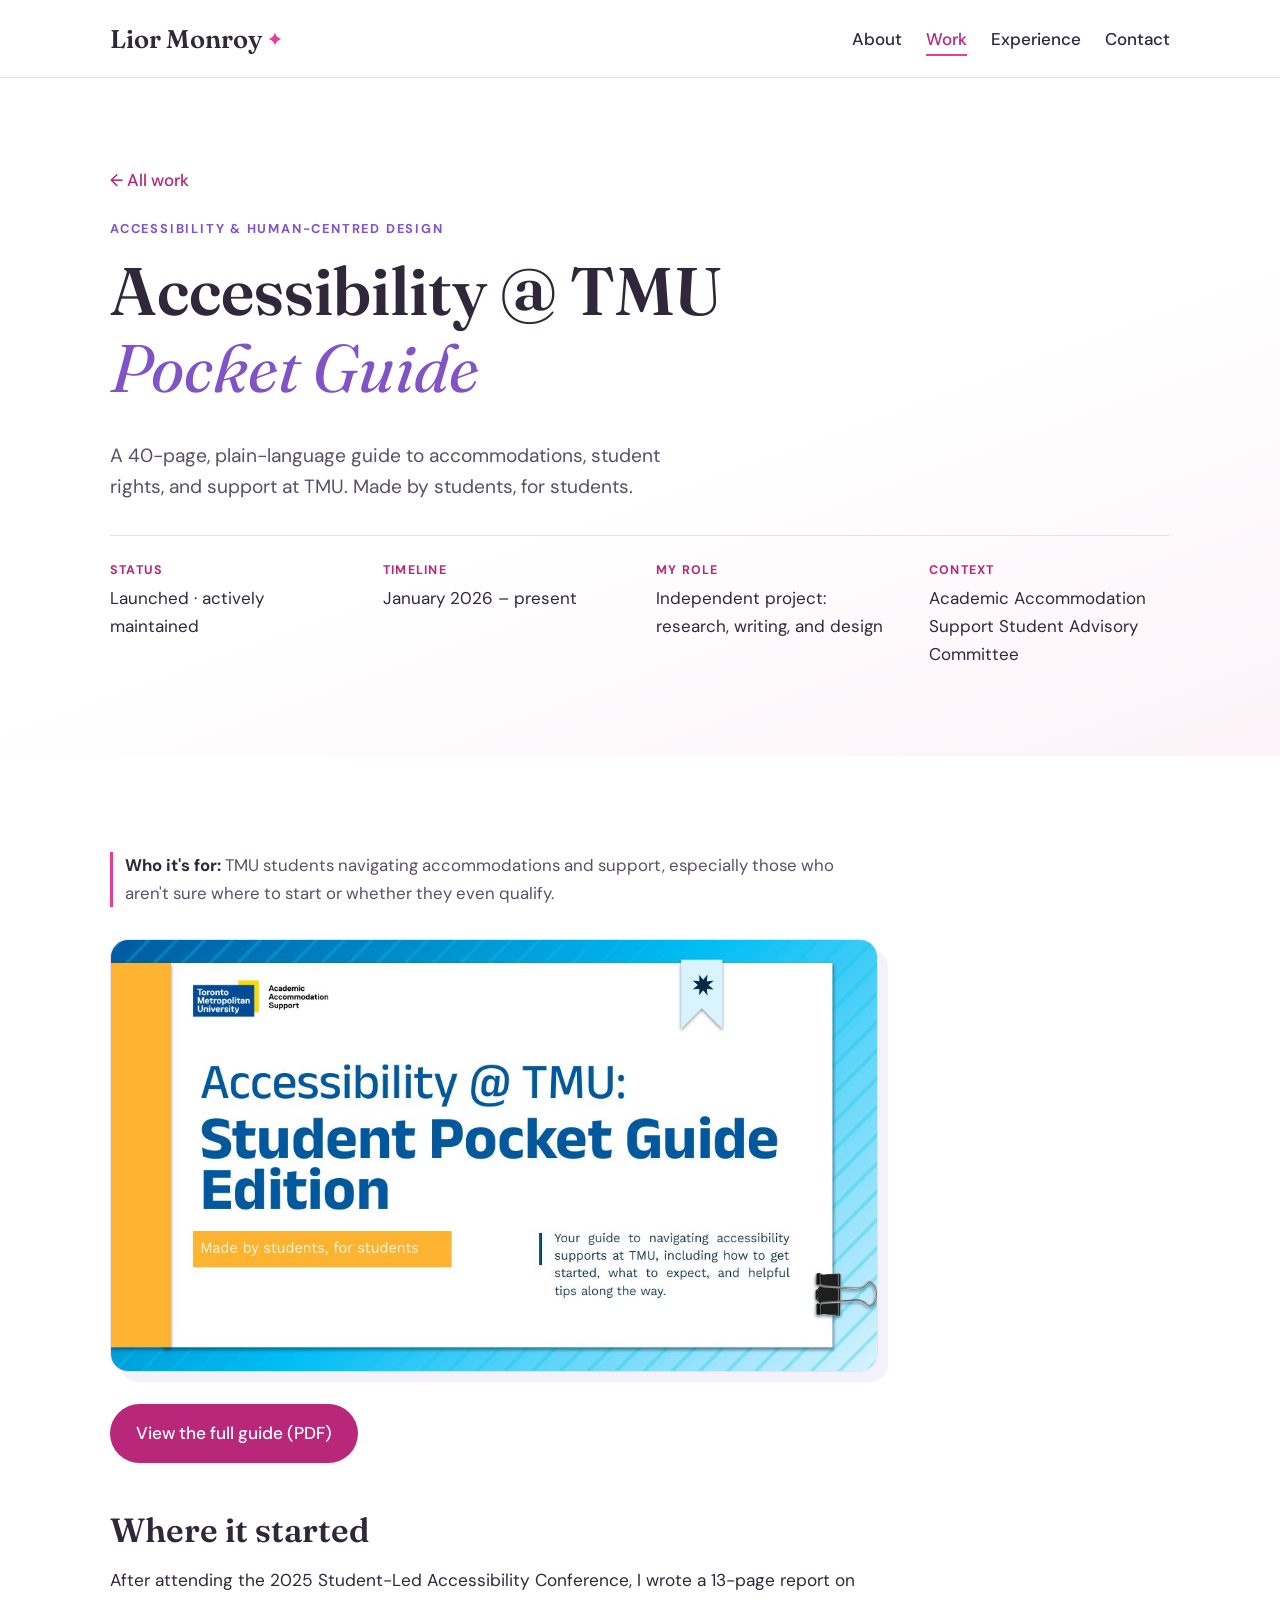
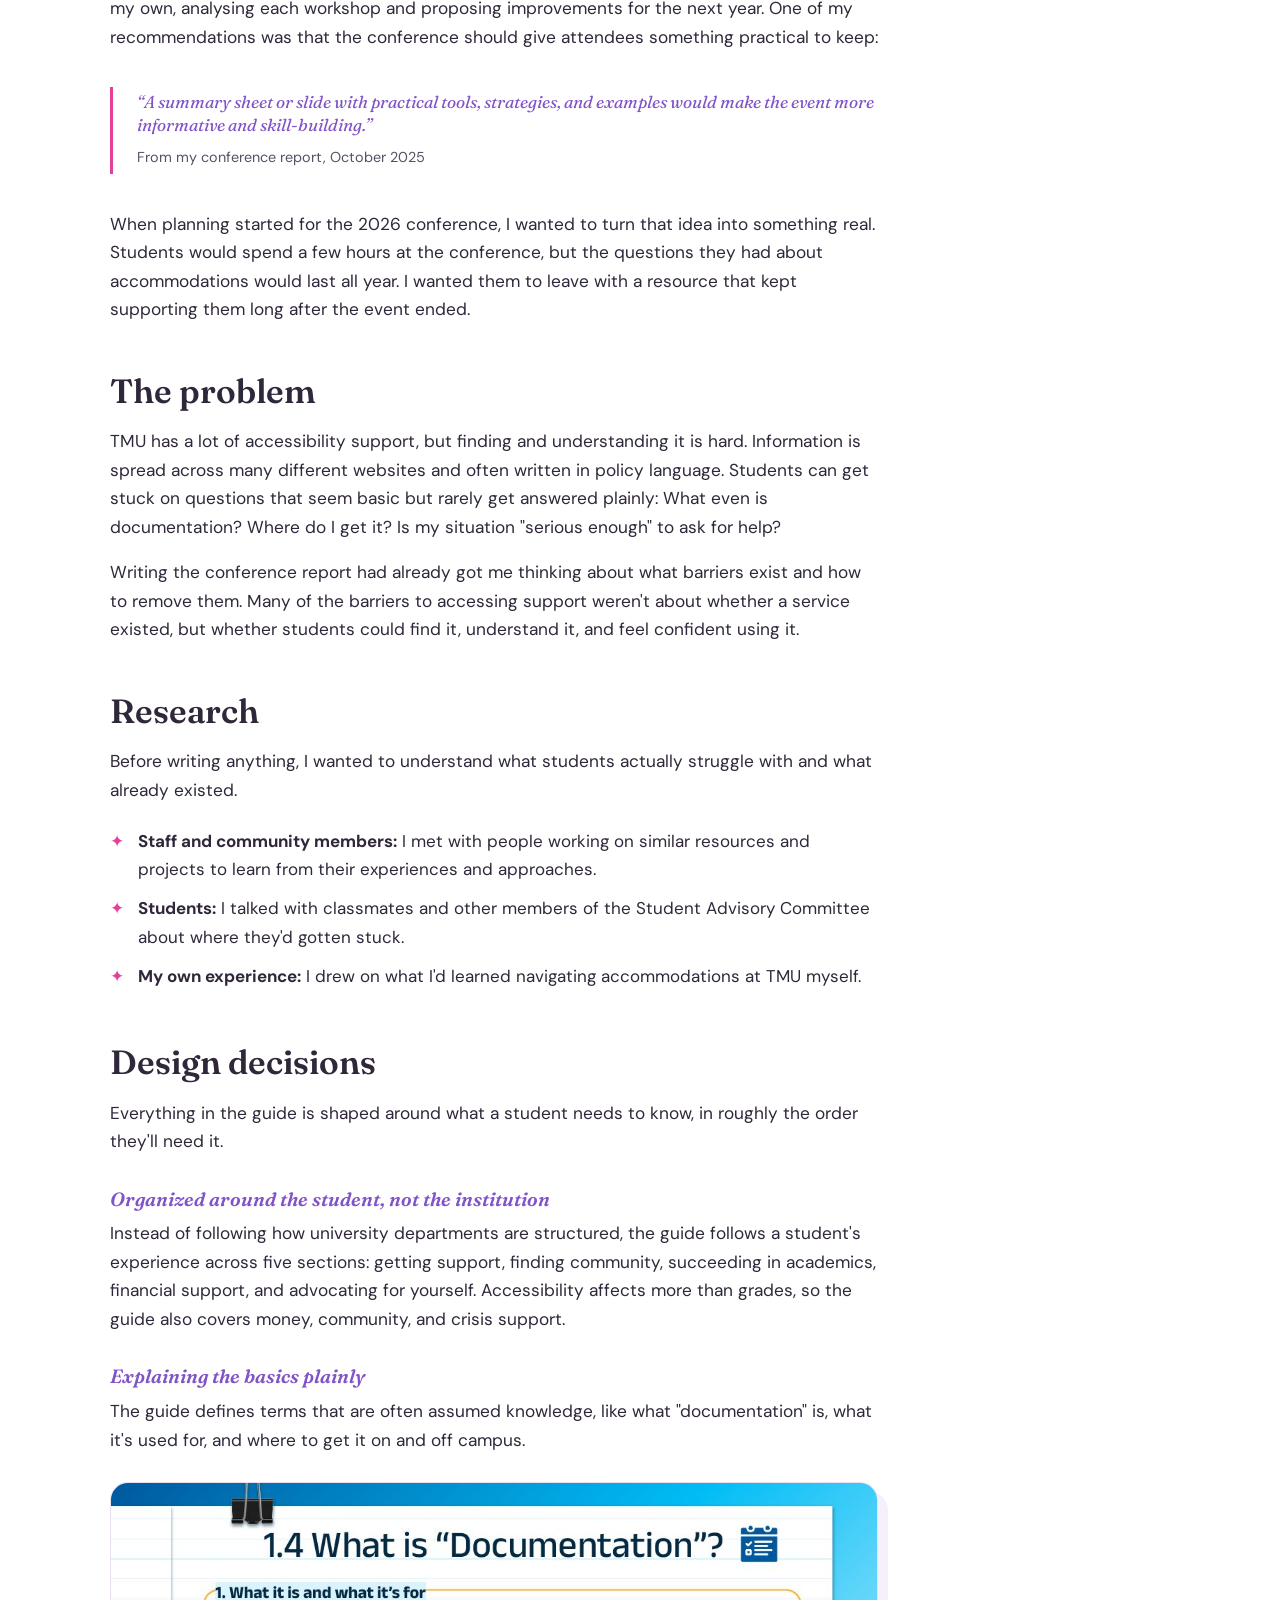
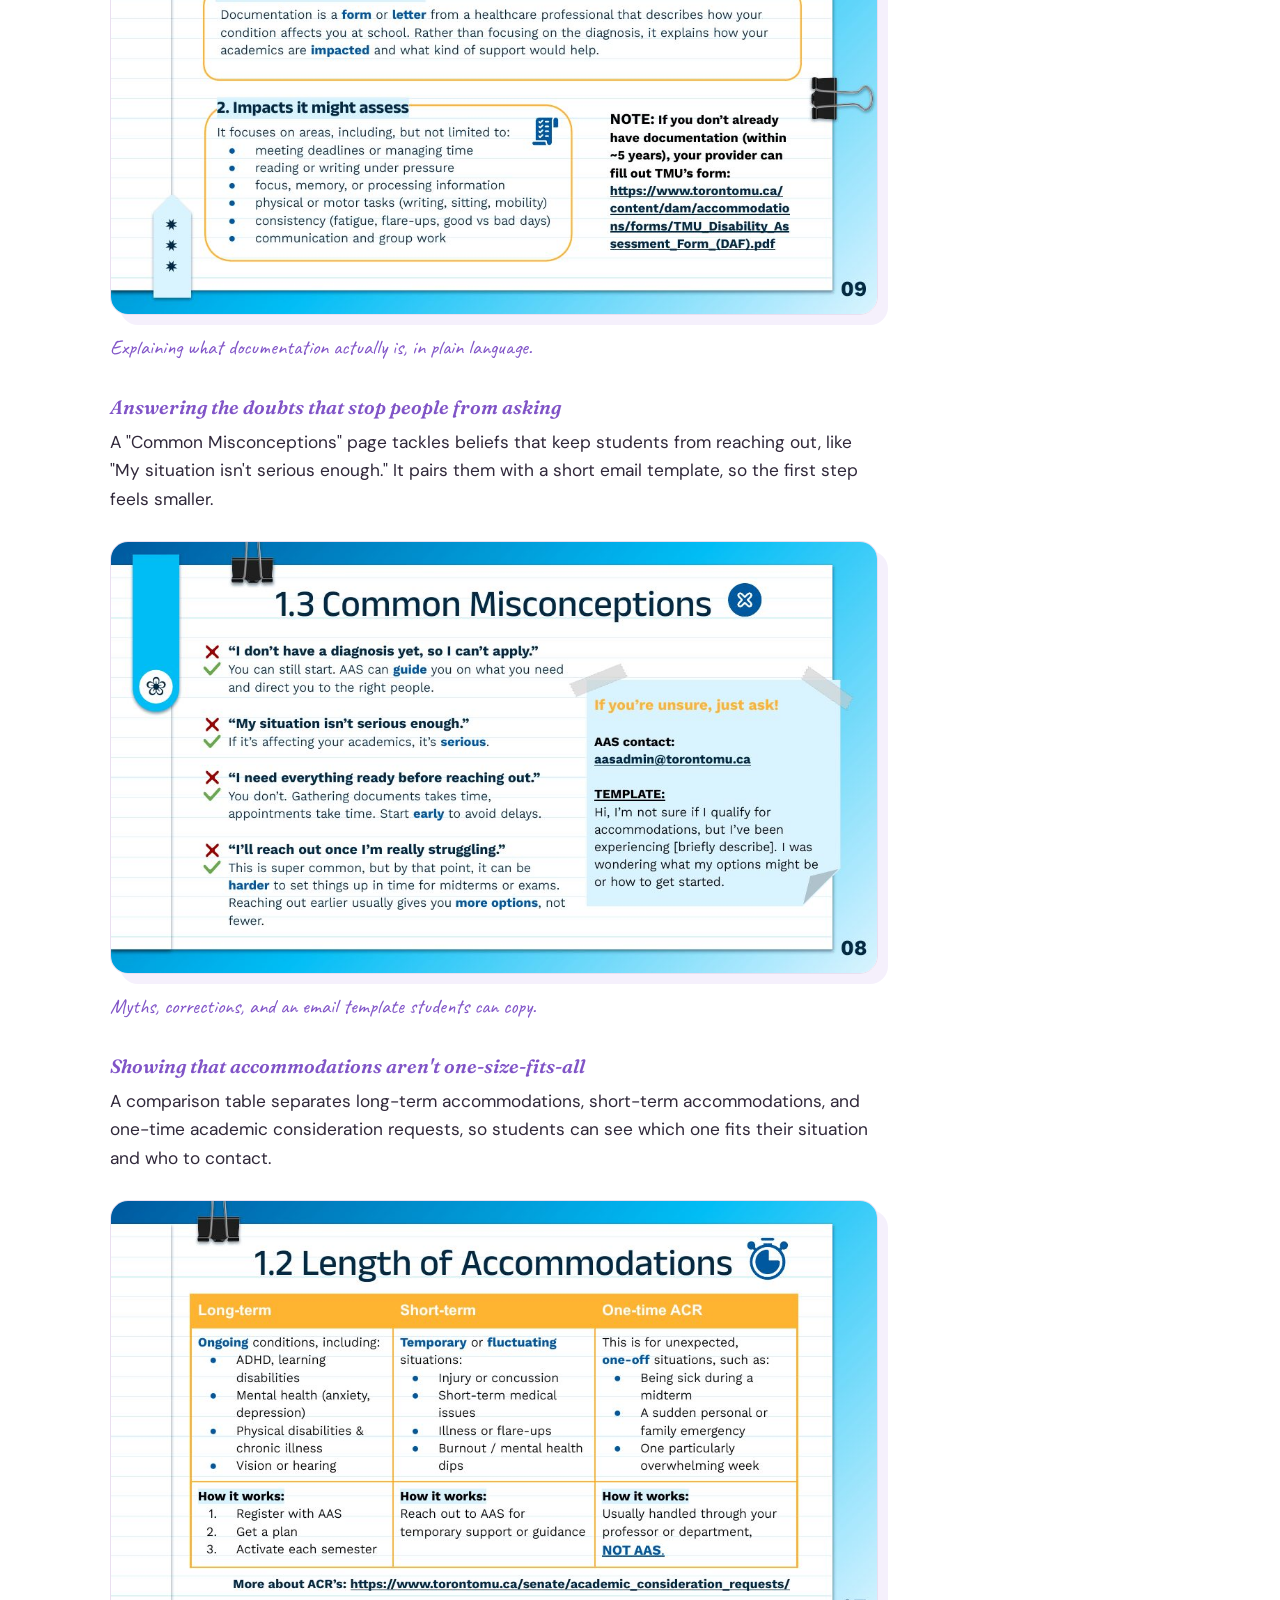
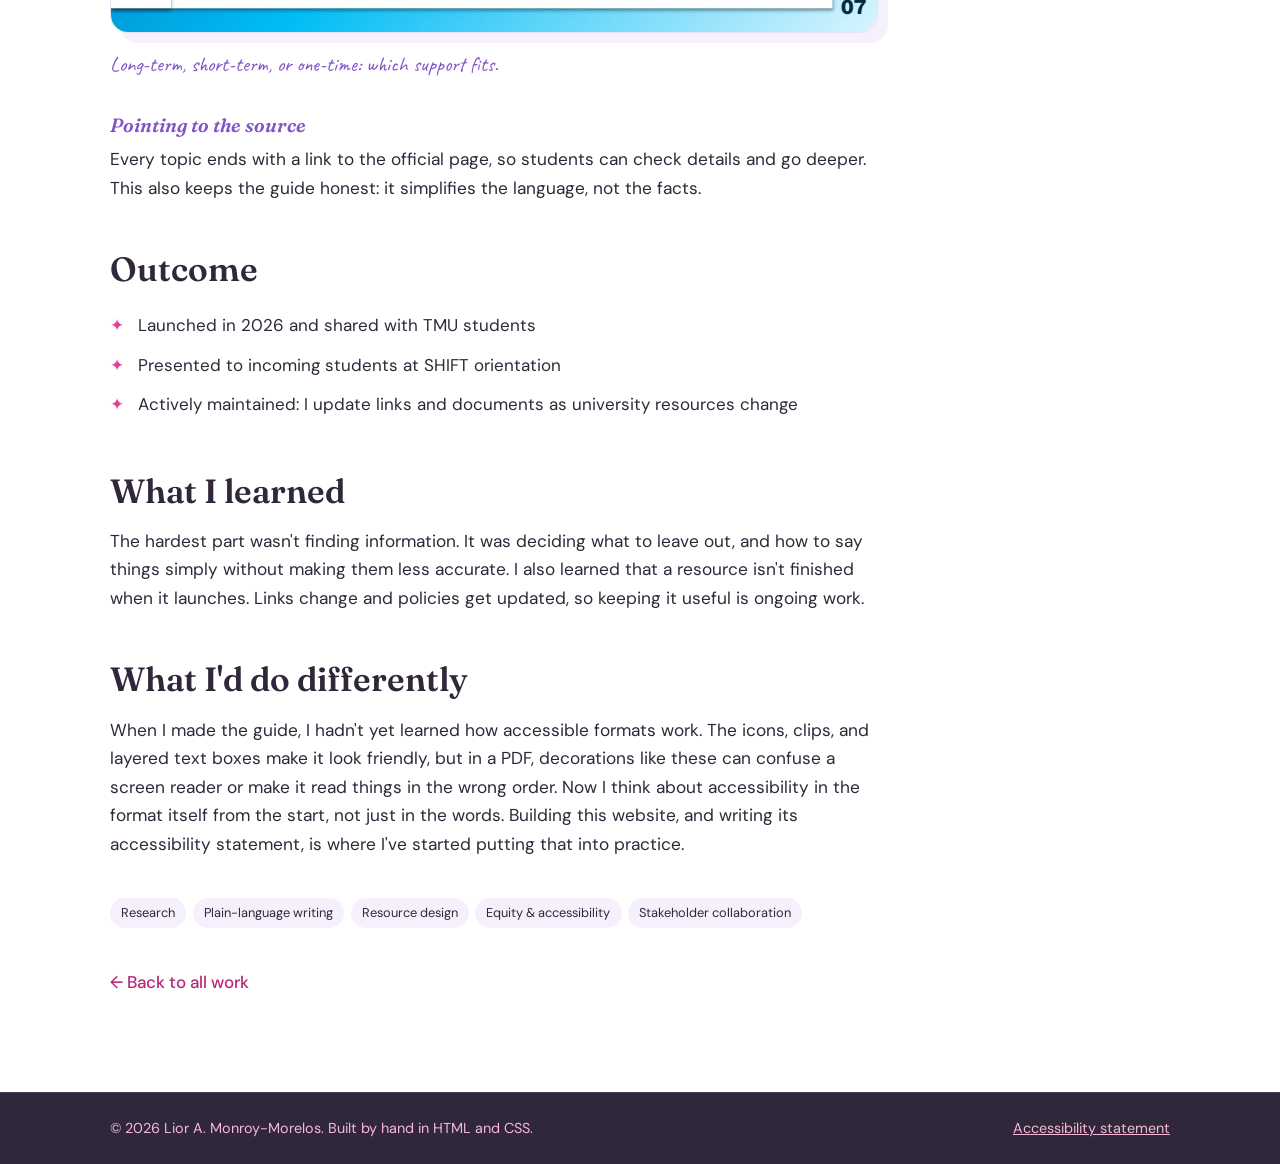
<file: project-pocket-guide.html>
<!DOCTYPE html>
<html lang="en-CA">
<head>
  <!-- The <head> holds info about the page that visitors don't see directly -->
  <meta charset="UTF-8">
  <meta name="viewport" content="width=device-width, initial-scale=1.0">
  <title>Accessibility @ TMU Pocket Guide | Lior Monroy</title>
  <meta name="description" content="How Lior researched, wrote, and designed a plain-language accessibility guide for TMU students.">

  <!-- Fonts from Google Fonts: Fraunces (headings), DM Sans (body), Caveat (handwritten touches) -->
  <link rel="preconnect" href="https://fonts.googleapis.com">
  <link rel="preconnect" href="https://fonts.gstatic.com" crossorigin>
  <link href="https://fonts.googleapis.com/css2?family=Caveat:wght@500;600&family=DM+Sans:wght@400;500;700&family=Fraunces:ital,wght@0,400;0,600;1,400;1,600&display=swap" rel="stylesheet">

  <!-- Connects this page to stylesheet -->
  <link rel="stylesheet" href="styles.css">
</head>
<body>

  <!-- Lets keyboard and screen reader users jump straight past the menu -->
  <a class="skip-link" href="#main">Skip to main content</a>

  <!-- ============ HEADER & NAVIGATION ============ -->
  <header class="site-header">
    <div class="container header-inner">
      <a class="brand" href="index.html">
        Lior Monroy
        <svg class="sparkle sparkle--small" viewBox="0 0 24 24" aria-hidden="true"><path d="M12 0c.6 6.2 5.8 11.4 12 12-6.2.6-11.4 5.8-12 12-.6-6.2-5.8-11.4-12-12C6.2 11.4 11.4 6.2 12 0z"/></svg>
      </a>
      <nav aria-label="Main">
        <ul class="nav-list">
          <li><a href="about.html">About</a></li>
          <li><a href="work.html" aria-current="page">Work</a></li>
          <li><a href="experience.html">Experience</a></li>
          <li><a href="contact.html">Contact</a></li>
        </ul>
      </nav>
    </div>
  </header>

  <main id="main">

    <!-- ============ PROJECT HEADER ============ -->
    <section class="page-header">
      <div class="container">
        <a class="back-link" href="work.html">&larr; All work</a>
        <p class="eyebrow">Accessibility &amp; human-centred design</p>
        <h1>Accessibility @ TMU <em>Pocket Guide</em></h1>
        <p class="page-lede">A 40-page, plain-language guide to accommodations, student rights, and support at TMU. Made by students, for students.</p>

        <dl class="project-meta">
          <div><dt>Status</dt><dd>Launched &middot; actively maintained</dd></div>
          <div><dt>Timeline</dt><dd>January 2026 &ndash; present</dd></div>
          <div><dt>My role</dt><dd>Independent project: research, writing, and design</dd></div>
          <div><dt>Context</dt><dd>Academic Accommodation Support Student Advisory Committee</dd></div>
        </dl>
      </div>
    </section>

    <section class="section">
      <div class="container">
        <div class="project-body">

          <p class="who"><span>Who it's for:</span> TMU students navigating accommodations and support, especially those who aren't sure where to start or whether they even qualify.</p>

          <figure class="project-figure">
            <img src="images/pocket-guide/cover.jpg" width="1100" height="619"
                 alt="Cover of the guide. It reads: Accessibility @ TMU, Student Pocket Guide Edition. Made by students, for students. Your guide to navigating accessibility supports at TMU, including how to get started, what to expect, and helpful tips along the way.">
          </figure>

          <!-- TODO: decide whether to share the full PDF publicly. -->
          <p><a class="button button--primary" href="pocket-guide.pdf">View the full guide (PDF)</a></p>

          <h2>Where it started</h2>
          <p>After attending the 2025 Student-Led Accessibility Conference, I wrote a 13-page report on my own, analysing each workshop and proposing improvements for the next year. One of my recommendations was that the conference should give attendees something practical to keep:</p>
          <blockquote class="pull-quote">
            <p>&ldquo;A summary sheet or slide with practical tools, strategies, and examples would make the event more informative and skill-building.&rdquo;</p>
            <cite>From my conference report, October 2025</cite>
          </blockquote>
          <p>When planning started for the 2026 conference, I wanted to turn that idea into something real. Students would spend a few hours at the conference, but the questions they had about accommodations would last all year. I wanted them to leave with a resource that kept supporting them long after the event ended.</p>

          <h2>The problem</h2>
          <p>TMU has a lot of accessibility support, but finding and understanding it is hard. Information is spread across many different websites and often written in policy language. Students can get stuck on questions that seem basic but rarely get answered plainly: What even is documentation? Where do I get it? Is my situation "serious enough" to ask for help?</p>
          <p>Writing the conference report had already got me thinking about what barriers exist and how to remove them. Many of the barriers to accessing support weren't about whether a service existed, but whether students could find it, understand it, and feel confident using it.</p>

          <h2>Research</h2>
          <p>Before writing anything, I wanted to understand what students actually struggle with and what already existed.</p>
          <ul class="sparkle-list">
            <li><strong>Staff and community members:</strong> I met with people working on similar resources and projects to learn from their experiences and approaches.</li>
            <li><strong>Students:</strong> I talked with classmates and other members of the Student Advisory Committee about where they'd gotten stuck.</li>
            <!-- This line mentions own experience with accommodations. Consider whether to keep it or not -->
            <li><strong>My own experience:</strong> I drew on what I'd learned navigating accommodations at TMU myself.</li>
          </ul>

          <h2>Design decisions</h2>
          <!-- TODO: these describe what the guide does. -->
          <p>Everything in the guide is shaped around what a student needs to know, in roughly the order they'll need it.</p>

          <h3>Organized around the student, not the institution</h3>
          <p>Instead of following how university departments are structured, the guide follows a student's experience across five sections: getting support, finding community, succeeding in academics, financial support, and advocating for yourself. Accessibility affects more than grades, so the guide also covers money, community, and crisis support.</p>

          <h3>Explaining the basics plainly</h3>
          <p>The guide defines terms that are often assumed knowledge, like what "documentation" is, what it's used for, and where to get it on and off campus.</p>
          <figure class="project-figure">
            <img src="images/pocket-guide/documentation.jpg" width="1100" height="619" loading="lazy"
                 alt="Guide page titled What is Documentation. It explains that documentation is a form or letter from a healthcare professional describing how a condition affects you at school, focusing on academic impacts rather than the diagnosis. It lists impacts it might assess, such as meeting deadlines, focus and memory, physical tasks, and consistency on good versus bad days.">
            <figcaption>Explaining what documentation actually is, in plain language.</figcaption>
          </figure>

          <h3>Answering the doubts that stop people from asking</h3>
          <p>A "Common Misconceptions" page tackles beliefs that keep students from reaching out, like "My situation isn't serious enough." It pairs them with a short email template, so the first step feels smaller.</p>
          <figure class="project-figure">
            <img src="images/pocket-guide/misconceptions.jpg" width="1100" height="619" loading="lazy"
                 alt="Guide page titled Common Misconceptions. Four myths are each crossed out and corrected, including I don't have a diagnosis yet so I can't apply, and My situation isn't serious enough, with the reply: if it's affecting your academics, it's serious. A sticky note gives the AAS contact email and a short email template for asking about options.">
            <figcaption>Myths, corrections, and an email template students can copy.</figcaption>
          </figure>

          <h3>Showing that accommodations aren't one-size-fits-all</h3>
          <p>A comparison table separates long-term accommodations, short-term accommodations, and one-time academic consideration requests, so students can see which one fits their situation and who to contact.</p>
          <figure class="project-figure">
            <img src="images/pocket-guide/accommodation-types.jpg" width="1100" height="619" loading="lazy"
                 alt="Guide page titled Length of Accommodations. A three-column table compares long-term accommodations for ongoing conditions, short-term accommodations for temporary situations like injury or burnout, and one-time academic consideration requests for unexpected situations like being sick during a midterm. Each column explains how it works.">
            <figcaption>Long-term, short-term, or one-time: which support fits.</figcaption>
          </figure>

          <h3>Pointing to the source</h3>
          <p>Every topic ends with a link to the official page, so students can check details and go deeper. This also keeps the guide honest: it simplifies the language, not the facts.</p>

          <h2>Outcome</h2>
          <ul class="sparkle-list">
            <li>Launched in 2026 and shared with TMU students</li>
            <li>Presented to incoming students at SHIFT orientation</li>
            <li>Actively maintained: I update links and documents as university resources change</li>
          </ul>

          <h2>What I learned</h2>
          <!-- TODO: this is a draft. -->
          <p>The hardest part wasn't finding information. It was deciding what to leave out, and how to say things simply without making them less accurate. I also learned that a resource isn't finished when it launches. Links change and policies get updated, so keeping it useful is ongoing work.</p>

          <h2>What I'd do differently</h2>
          <p>When I made the guide, I hadn't yet learned how accessible formats work. The icons, clips, and layered text boxes make it look friendly, but in a PDF, decorations like these can confuse a screen reader or make it read things in the wrong order. Now I think about accessibility in the format itself from the start, not just in the words. Building this website, and writing its accessibility statement, is where I've started putting that into practice.</p>

          <ul class="tags project-tags" aria-label="Skills">
            <li>Research</li><li>Plain-language writing</li><li>Resource design</li><li>Equity &amp; accessibility</li><li>Stakeholder collaboration</li>
          </ul>

          <a class="back-link back-link--bottom" href="work.html">&larr; Back to all work</a>

        </div>
      </div>
    </section>

  </main>

  <!-- ============ FOOTER ============ -->
  <footer class="site-footer">
    <div class="container footer-inner">
      <p>&copy; 2026 Lior A. Monroy-Morelos. Built by hand in HTML and CSS.</p>
      <a href="accessibility.html">Accessibility statement</a>
    </div>
  </footer>

</body>
</html>
</file>
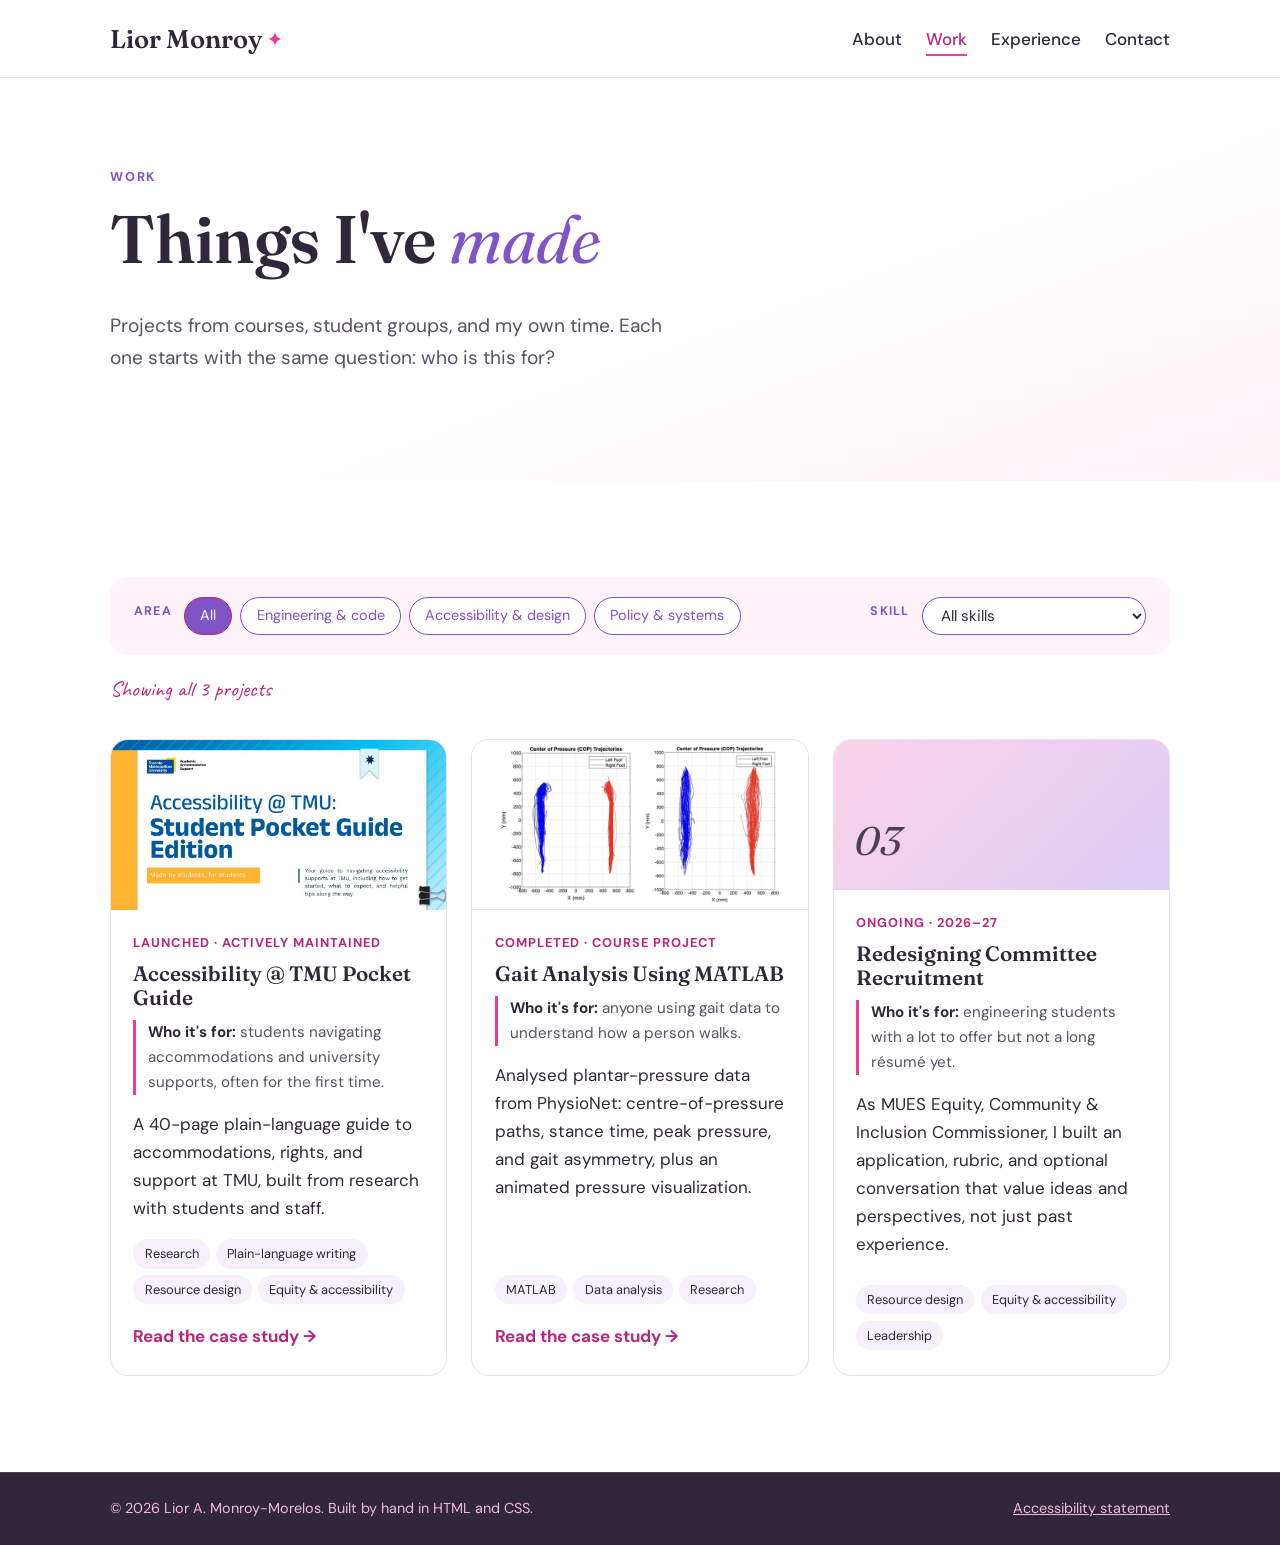
<file: work.html>
<!DOCTYPE html>
<html lang="en-CA">
<head>
  <!-- The <head> holds info about the page that visitors don't see directly -->
  <meta charset="UTF-8">
  <meta name="viewport" content="width=device-width, initial-scale=1.0">
  <title>Work | Lior Monroy</title>
  <meta name="description" content="Projects by Lior, from biomedical data analysis to accessibility resources and inclusive process design.">

  <!-- Fonts from Google Fonts: Fraunces (headings), DM Sans (body), Caveat (handwritten touches) -->
  <link rel="preconnect" href="https://fonts.googleapis.com">
  <link rel="preconnect" href="https://fonts.gstatic.com" crossorigin>
  <link href="https://fonts.googleapis.com/css2?family=Caveat:wght@500;600&family=DM+Sans:wght@400;500;700&family=Fraunces:ital,wght@0,400;0,600;1,400;1,600&display=swap" rel="stylesheet">

  <!-- Connects this page to your stylesheet -->
  <link rel="stylesheet" href="styles.css">
</head>
<body>

  <!-- Lets keyboard and screen reader users jump straight past the menu -->
  <a class="skip-link" href="#main">Skip to main content</a>

  <!-- ============ HEADER & NAVIGATION ============ -->
  <header class="site-header">
    <div class="container header-inner">
      <a class="brand" href="index.html">
        Lior Monroy
        <svg class="sparkle sparkle--small" viewBox="0 0 24 24" aria-hidden="true"><path d="M12 0c.6 6.2 5.8 11.4 12 12-6.2.6-11.4 5.8-12 12-.6-6.2-5.8-11.4-12-12C6.2 11.4 11.4 6.2 12 0z"/></svg>
      </a>
      <nav aria-label="Main">
        <ul class="nav-list">
          <li><a href="about.html">About</a></li>
          <li><a href="work.html" aria-current="page">Work</a></li>
          <li><a href="experience.html">Experience</a></li>
          <li><a href="contact.html">Contact</a></li>
        </ul>
      </nav>
    </div>
  </header>

  <main id="main">

    <!-- ============ PAGE HEADER ============ -->
    <section class="page-header">
      <div class="container">
        <p class="eyebrow">Work</p>
        <h1>Things I've <em>made</em></h1>
        <p class="page-lede">Projects from courses, student groups, and my own time. Each one starts with the same question: who is this for?</p>
      </div>
    </section>

    <section class="section">
      <div class="container">

        <!-- ============ FILTERS ============ -->
        <div class="filters">
          <div class="filter-group" role="group" aria-labelledby="category-label">
            <span id="category-label" class="filter-label">Area</span>
            <button type="button" class="filter-button" data-filter-type="all" aria-pressed="true">All</button>
            <button type="button" class="filter-button" data-filter-type="engineering" aria-pressed="false">Engineering &amp; code</button>
            <button type="button" class="filter-button" data-filter-type="accessibility" aria-pressed="false">Accessibility &amp; design</button>
            <button type="button" class="filter-button" data-filter-type="systems" aria-pressed="false">Policy &amp; systems</button>
          </div>
          <div class="filter-group">
            <label for="skill-filter" class="filter-label">Skill</label>
            <select id="skill-filter">
              <option value="all">All skills</option>
            </select>
          </div>
        </div>
        <p class="filter-count" role="status" aria-live="polite"></p>

        <!-- ============ PROJECTS ============
             To add a project, copy a whole <article class="card"> ... </article> block.
             data-type can be "engineering", "accessibility", or "systems".
             Skill tags should match the names in the Toolkit on the About page. -->
        <div class="card-grid">

          <!-- Project card: Accessibility @ TMU Pocket Guide -->
          <article class="card" data-type="accessibility">
            <div class="card-preview card-preview--image" aria-hidden="true">
              <img src="images/pocket-guide/cover.jpg" alt="" width="1100" height="619" loading="lazy">
            </div>
            <div class="card-body">
              <p class="status">Launched &middot; Actively maintained</p>
              <h3><a href="project-pocket-guide.html">Accessibility @ TMU Pocket Guide</a></h3>
              <p class="who"><span>Who it's for:</span> students navigating accommodations and university supports, often for the first time.</p>
              <p>A 40-page plain-language guide to accommodations, rights, and support at TMU, built from research with students and staff.</p>
              <ul class="tags" aria-label="Skills">
                <li>Research</li><li>Plain-language writing</li><li>Resource design</li><li>Equity &amp; accessibility</li>
              </ul>
              <p class="card-cta" aria-hidden="true">Read the case study <span>&rarr;</span></p>
            </div>
          </article>

          <!-- Project card: Gait Analysis Using MATLAB -->
          <article class="card" data-type="engineering">
            <div class="card-preview card-preview--image card-preview--centred" aria-hidden="true">
              <img src="images/gait/thumbnail.jpg" alt="" width="800" height="400" loading="lazy">
            </div>
            <div class="card-body">
              <p class="status">Completed &middot; Course project</p>
              <h3><a href="project-gait-analysis.html">Gait Analysis Using MATLAB</a></h3>
              <p class="who"><span>Who it's for:</span> anyone using gait data to understand how a person walks.</p>
              <p>Analysed plantar-pressure data from PhysioNet: centre-of-pressure paths, stance time, peak pressure, and gait asymmetry, plus an animated pressure visualization.</p>
              <ul class="tags" aria-label="Skills">
                <li>MATLAB</li><li>Data analysis</li><li>Research</li>
              </ul>
              <p class="card-cta" aria-hidden="true">Read the case study <span>&rarr;</span></p>
            </div>
          </article>

          <!-- No project page yet. When it's ready, make the title a link like the first card. -->
          <article class="card" data-type="systems">
            <div class="card-preview card-preview--mix" aria-hidden="true">
              <span class="card-number">03</span>
            </div>
            <div class="card-body">
              <p class="status">Ongoing &middot; 2026&ndash;27</p>
              <h3>Redesigning Committee Recruitment</h3>
              <p class="who"><span>Who it's for:</span> engineering students with a lot to offer but not a long résumé yet.</p>
              <p>As MUES Equity, Community &amp; Inclusion Commissioner, I built an application, rubric, and optional conversation that value ideas and perspectives, not just past experience.</p>
              <ul class="tags" aria-label="Skills">
                <li>Resource design</li><li>Equity &amp; accessibility</li><li>Leadership</li>
              </ul>
            </div>
          </article>

        </div>
      </div>
    </section>

  </main>

  <!-- ============ FOOTER ============ -->
  <footer class="site-footer">
    <div class="container footer-inner">
      <p>&copy; 2026 Lior A. Monroy-Morelos. Built by hand in HTML and CSS.</p>
      <a href="accessibility.html">Accessibility statement</a>
    </div>
  </footer>

  <!-- Filters the projects by area and skill -->
  <script>
    const cards = [...document.querySelectorAll('.card[data-type]')];
    const typeButtons = [...document.querySelectorAll('[data-filter-type]')];
    const skillSelect = document.getElementById('skill-filter');
    const count = document.querySelector('.filter-count');
    let activeType = 'all';
    let activeSkill = 'all';

    const tagsOf = card => [...card.querySelectorAll('.tags li')].map(li => li.textContent.trim());

    [...new Set(cards.flatMap(tagsOf))].sort().forEach(skill => {
      const option = document.createElement('option');
      option.value = skill;
      option.textContent = skill;
      skillSelect.appendChild(option);
    });

    function applyFilters() {
      let shown = 0;
      cards.forEach(card => {
        const matches = (activeType === 'all' || card.dataset.type === activeType) &&
                        (activeSkill === 'all' || tagsOf(card).includes(activeSkill));
        card.hidden = !matches;
        if (matches) shown++;
        card.querySelectorAll('.tags li').forEach(li =>
          li.classList.toggle('is-match', li.textContent.trim() === activeSkill));
      });
      count.textContent = shown === cards.length ? `Showing all ${shown} projects`
        : shown ? `Showing ${shown} of ${cards.length} projects`
        : 'No projects match those filters yet, but more are on the way!';
    }

    typeButtons.forEach(button => button.addEventListener('click', () => {
      activeType = button.dataset.filterType;
      typeButtons.forEach(b => b.setAttribute('aria-pressed', String(b === button)));
      applyFilters();
    }));
    skillSelect.addEventListener('change', () => { activeSkill = skillSelect.value; applyFilters(); });

    // Lets other pages link straight to a skill, e.g. work.html?skill=MATLAB
    const fromLink = new URLSearchParams(location.search).get('skill');
    if (fromLink && [...skillSelect.options].some(o => o.value === fromLink)) {
      skillSelect.value = fromLink;
      activeSkill = fromLink;
    }
    applyFilters();
  </script>

</body>
</html>
</file>
<file: styles.css>
/* =========================================================
   LIOR'S PORTFOLIO: MAIN STYLESHEET
   Every page links to this one file, so changes here
   update the whole site.
   ========================================================= */


/* ---------- 1. DESIGN TOKENS ----------
   Colours, fonts, and sizes live here.
   Change a value once and it updates everywhere. */
:root {
  /* Colours */
  --white: #FFFFFF;
  --blush: #FDF3F8;        /* soft pink background for alternating sections */
  --lavender: #F5F0FC;     /* soft purple background */
  --pink: #E83E9B;         /* DECORATION and large text only (3.8:1 contrast) */
  --pink-text: #B8277A;    /* links, buttons, small text (5.8:1, passes WCAG AA) */
  --pink-light: #F7B8DA;   /* pink for use on dark plum backgrounds */
  --purple: #8054C7;       /* headings, accents (5.2:1, passes AA) */
  --plum: #30283A;         /* main text colour */
  --plum-soft: #5A5066;    /* secondary text (7.6:1) */
  --border: #EADFF0;

  /* Fonts */
  --font-display: 'Fraunces', Georgia, serif;
  --font-body: 'DM Sans', system-ui, -apple-system, sans-serif;
  --font-hand: 'Caveat', cursive;

  /* Layout */
  --max-width: 1100px;
  --radius: 18px;
}


/* ---------- 2. BASICS ---------- */
*, *::before, *::after { box-sizing: border-box; }

body {
  margin: 0;
  background: var(--white);
  color: var(--plum);
  font-family: var(--font-body);
  font-size: 1.0625rem;   /* about 17px: comfortable to read */
  line-height: 1.65;
}

h1, h2, h3 {
  font-family: var(--font-display);
  font-weight: 600;
  line-height: 1.15;
  margin: 0 0 0.5em;
}

h2 { font-size: clamp(1.8rem, 4vw, 2.6rem); }
h3 { font-size: 1.3rem; }

p { margin: 0 0 1em; }

a { color: var(--pink-text); }

img { max-width: 100%; display: block; }

/* A clear focus outline for keyboard users. Never remove this! */
:focus-visible {
  outline: 3px solid var(--purple);
  outline-offset: 3px;
  border-radius: 4px;
}

/* Centres content and keeps it from getting too wide */
.container {
  width: 100%;
  max-width: var(--max-width);
  margin: 0 auto;
  padding: 0 1.25rem;
}


/* ---------- 3. SKIP LINK ----------
   Hidden until a keyboard user presses Tab */
.skip-link {
  position: absolute;
  left: 1rem;
  top: -100px;
  background: var(--plum);
  color: var(--white);
  padding: 0.75rem 1rem;
  border-radius: 8px;
  z-index: 100;
}
.skip-link:focus { top: 1rem; }


/* ---------- 4. HEADER & NAV ---------- */
.site-header {
  border-bottom: 1px solid var(--border);
  background: var(--white);
}

.header-inner {
  display: flex;
  flex-wrap: wrap;
  align-items: center;
  justify-content: space-between;
  gap: 0.75rem 2rem;
  padding-top: 1.1rem;
  padding-bottom: 1.1rem;
}

.brand {
  font-family: var(--font-display);
  font-size: 1.6rem;
  font-weight: 600;
  color: var(--plum);
  text-decoration: none;
  display: inline-flex;
  align-items: center;
  gap: 0.35rem;
}

.nav-list {
  list-style: none;
  margin: 0;
  padding: 0;
  display: flex;
  flex-wrap: wrap;
  gap: 0.25rem 1.5rem;
}

.nav-list a {
  color: var(--plum);
  text-decoration: none;
  font-weight: 500;
  padding: 0.25rem 0;
  border-bottom: 2px solid transparent;
}

.nav-list a:hover,
.nav-list a[aria-current="page"] {
  border-bottom-color: var(--pink);
  color: var(--pink-text);
}


/* ---------- 5. SPARKLES (decorative stars) ---------- */
.sparkle { fill: var(--pink); }
.sparkle--small { width: 14px; height: 14px; }

.sparkle--hero-1,
.sparkle--hero-2 {
  position: absolute;
  pointer-events: none;
}
.sparkle--hero-1 { width: 42px; height: 42px; top: -14px; right: -12px; }
.sparkle--hero-2 { width: 20px; height: 20px; bottom: 18%; left: -30px; fill: var(--purple); }


/* ---------- 6. HERO ---------- */
.hero {
  background: linear-gradient(160deg, var(--white) 55%, var(--blush) 100%);
}

/* On phones: text, then photo underneath */
.hero-inner {
  display: grid;
  grid-template-columns: 1fr;
  gap: 3rem;
  align-items: center;
  padding-top: clamp(4rem, 10vw, 7rem);
  padding-bottom: clamp(4rem, 10vw, 7rem);
}

/* On wider screens: text on the left, photo on the right */
@media (min-width: 860px) {
  .hero-inner { grid-template-columns: 1.35fr 1fr; }
}

.hand-note {
  font-family: var(--font-hand);
  font-size: 2rem;
  font-weight: 600;
  color: var(--pink-text);
  margin-bottom: 0.25rem;
}

.hero h1 {
  font-size: clamp(2.6rem, 7vw, 5rem);
  max-width: 14ch;
  letter-spacing: -0.01em;
}

/* The italic purple "designed" */
.hero h1 em {
  font-style: italic;
  font-weight: 400;
  color: var(--purple);
}

.hero-sub {
  font-size: 1.2rem;
  color: var(--plum-soft);
  max-width: 38rem;
  margin-bottom: 2rem;
}

/* The photo area (holds the flip card, hint, and sparkles) */
.hero-photo {
  position: relative;
  width: 100%;
  max-width: 360px;
  justify-self: center;
}

/* ---------- 6b. FLIP CARD ---------- */
.flip-card {
  position: relative;
  isolation: isolate;            /* keeps the pink outline behind the card */
  aspect-ratio: 4 / 5;
  perspective: 1200px;           /* gives the flip its 3D depth */
}

/* The offset gradient outline behind the card */
.flip-card::before {
  content: "";
  position: absolute;
  inset: 16px -16px -16px 16px;
  border-radius: 999px 999px var(--radius) var(--radius);
  padding: 3px;                                    /* thickness of the outline */
  background: linear-gradient(90deg, var(--pink), var(--purple));
  /* Cuts out the middle so only the outline shows */
  -webkit-mask: linear-gradient(#000 0 0) content-box, linear-gradient(#000 0 0);
  -webkit-mask-composite: xor;
  mask: linear-gradient(#000 0 0) content-box, linear-gradient(#000 0 0);
  mask-composite: exclude;
  z-index: -1;
}

.flip-inner {
  position: absolute;
  inset: 0;
  transform-style: preserve-3d;
  transition: transform 0.7s cubic-bezier(0.4, 0.2, 0.2, 1);
}

.flip-card.is-flipped .flip-inner { transform: rotateY(180deg); }

/* Both sides share the arch shape and sit on top of each other */
.flip-face {
  position: absolute;
  inset: 0;
  border-radius: 999px 999px var(--radius) var(--radius);
  overflow: hidden;
  backface-visibility: hidden;
  -webkit-backface-visibility: hidden;
}

/* FRONT: the photo */
.flip-front {
  padding: 0;
  border: 0;
  background: none;
  cursor: pointer;
}
.flip-front img {
  width: 100%;
  height: 100%;
  object-fit: cover;
  transition: transform 0.4s;
}
.flip-front:hover img { transform: scale(1.03); }
.flip-front:focus-visible { outline-offset: -6px; outline-color: var(--white); }

/* BACK: the informal bio */
.flip-back {
  transform: rotateY(180deg);
  background: var(--plum);
  color: var(--white);
  display: flex;
  flex-direction: column;
  align-items: center;
  justify-content: center;
  text-align: center;
  padding: 3.5rem 1.6rem 1.5rem;  /* extra top space because of the arch curve */
}

.flip-title {
  font-family: var(--font-display);
  font-style: italic;
  font-size: 1.5rem;
  margin-bottom: 1rem;
}

.flip-facts { margin: 0 0 1.1rem; }
.flip-facts div { margin-bottom: 0.7rem; }
.flip-facts dt {
  font-family: var(--font-hand);
  font-size: 1.3rem;
  line-height: 1.1;
  color: var(--pink-light);
}
.flip-facts dd {
  margin: 0;
  font-size: 0.92rem;
  line-height: 1.4;
}

.flip-return {
  font: inherit;
  font-size: 0.85rem;
  color: var(--plum);
  background: var(--pink-light);
  border: 0;
  border-radius: 999px;
  padding: 0.4rem 1rem;
  cursor: pointer;
}
.flip-return:hover { background: var(--white); }
.flip-return:focus-visible { outline-color: var(--pink-light); }

/* The little handwritten hint under the photo */
.flip-hint {
  font-family: var(--font-hand);
  font-size: 1.5rem;
  color: var(--pink-text);
  text-align: center;
  margin: 1.75rem 0 0;
}


/* ---------- 7. BUTTONS ---------- */
.button-row {
  display: flex;
  flex-wrap: wrap;
  gap: 0.75rem;
}

.button {
  display: inline-block;
  padding: 0.8rem 1.5rem;
  border-radius: 999px;
  font-weight: 500;
  text-decoration: none;
  border: 2px solid transparent;
  transition: background-color 0.2s, color 0.2s, transform 0.2s;
}
.button:hover { transform: translateY(-2px); }

.button--primary { background: var(--pink-text); color: var(--white); }
.button--primary:hover { background: var(--plum); }

.button--secondary { border-color: var(--purple); color: var(--purple); }
.button--secondary:hover { background: var(--lavender); }

.button--light { background: var(--white); color: var(--plum); }
.button--light:hover { background: var(--blush); }

.button--outline-light { border-color: var(--white); color: var(--white); }
.button--outline-light:hover { background: rgba(255, 255, 255, 0.12); }


/* ---------- 8. SECTIONS ---------- */
.section {
  padding: clamp(3.5rem, 8vw, 6rem) 0;
}

.section--tinted { background: var(--blush); }

/* The small label above each heading */
.eyebrow {
  text-transform: uppercase;
  letter-spacing: 0.14em;
  font-size: 0.8rem;
  font-weight: 700;
  color: var(--purple);
  margin-bottom: 0.75rem;
}

.intro-text {
  max-width: 42rem;
  font-size: 1.15rem;
}


/* ---------- 8b. THE WHEEL (beside "A little about me") ---------- */
.intro--with-wheel {
  display: grid;
  gap: 2.5rem;
  align-items: center;
}

/* Wheel on the left, text on the right on wider screens */
@media (min-width: 860px) {
  .intro--with-wheel { grid-template-columns: 340px 1fr; gap: 4rem; }
}

.wheel {
  position: relative;
  width: min(300px, 78vw);
  aspect-ratio: 1;
  margin: 0 auto;
}

/* The faint dashed circle the nodes travel along */
.wheel-track {
  position: absolute;
  inset: 18%;
  border: 2px dashed var(--border);
  border-radius: 50%;
}

.wheel-centre {
  position: absolute;
  top: 50%;
  left: 50%;
  width: 22px;
  height: 22px;
  translate: -50% -50%;
  fill: var(--pink);
}

.wheel-node {
  position: absolute;
  top: 50%;
  left: 50%;
  width: 30%;
  aspect-ratio: 1;
  border-radius: 50%;
  display: grid;
  place-items: center;
  padding: 0.4rem;
  text-align: center;
  font-family: var(--font-display);
  font-weight: 600;
  font-size: 0.95rem;
  line-height: 1.15;
  color: var(--plum);
  background: var(--lavender);
  border: 2px solid var(--border);
  /* --x and --y are set by the script as you scroll */
  transform: translate(-50%, -50%) translate(var(--x, 0px), var(--y, 0px));
  transition: scale 0.45s ease, background-color 0.45s, color 0.45s, border-color 0.45s;
}

/* The circle at the top grows and changes colour */
.wheel-node.is-active { scale: 1.3; color: var(--white); z-index: 1; }
.wheel-node.is-active[data-colour="pink"]   { background: var(--pink-text); border-color: var(--pink-text); }
.wheel-node.is-active[data-colour="purple"] { background: var(--purple); border-color: var(--purple); }
.wheel-node.is-active[data-colour="plum"]   { background: var(--plum); border-color: var(--plum); }


/* ---------- 9. PROJECT CARDS ----------
   auto-fill means the grid works with 3 cards or 12. */
.card-grid {
  display: grid;
  grid-template-columns: repeat(auto-fill, minmax(290px, 1fr));
  gap: 1.5rem;
  margin-top: 2rem;
}

.card {
  background: var(--white);
  border: 1px solid var(--border);
  border-radius: var(--radius);
  overflow: hidden;
  display: flex;
  flex-direction: column;
  transition: transform 0.25s, box-shadow 0.25s;
}
.card:hover {
  transform: translateY(-4px);
  box-shadow: 0 14px 30px rgba(48, 40, 58, 0.08);
}

/* Coloured preview panel. Swap these for real images later. */
.card-preview {
  height: 150px;
  display: flex;
  align-items: flex-end;
  padding: 1rem 1.25rem;
}
.card-preview--pink   { background: linear-gradient(135deg, #FBD3E9, var(--blush)); }
.card-preview--purple { background: linear-gradient(135deg, #DCCDF5, var(--lavender)); }
.card-preview--mix    { background: linear-gradient(135deg, #FBD3E9, #DCCDF5); }

.card-number {
  font-family: var(--font-display);
  font-style: italic;
  font-size: 2.5rem;
  color: var(--plum);
  opacity: 0.85;
}

.card-body {
  padding: 1.4rem 1.4rem 1.6rem;
  display: flex;
  flex-direction: column;
  flex-grow: 1;
}

.card h3 a {
  color: var(--plum);
  text-decoration: none;
}
.card h3 a:hover { color: var(--pink-text); text-decoration: underline; }

.status {
  font-size: 0.8rem;
  font-weight: 700;
  text-transform: uppercase;
  letter-spacing: 0.08em;
  color: var(--pink-text);
  margin-bottom: 0.5rem;
}

.who {
  font-size: 0.95rem;
  color: var(--plum-soft);
  border-left: 3px solid var(--pink);
  padding-left: 0.75rem;
}
.who span { font-weight: 700; color: var(--plum); }

.tags {
  list-style: none;
  padding: 0;
  margin: auto 0 0;   /* pushes tags to the bottom of the card */
  display: flex;
  flex-wrap: wrap;
  gap: 0.4rem;
}
.tags li {
  font-size: 0.8rem;
  background: var(--lavender);
  color: var(--plum);
  padding: 0.25rem 0.7rem;
  border-radius: 999px;
}


/* ---------- 10. AREAS OF INTEREST ---------- */
.interest-grid {
  list-style: none;
  padding: 0;
  margin: 2rem 0 0;
  display: grid;
  grid-template-columns: repeat(auto-fit, minmax(220px, 1fr));
  gap: 2rem;
}

.interest-grid h3 { font-size: 1.15rem; margin-top: 0.75rem; }
.interest-grid p { color: var(--plum-soft); font-size: 0.98rem; }

.dot {
  display: block;
  width: 14px;
  height: 14px;
  border-radius: 50%;
}
.dot--pink   { background: var(--pink); }
.dot--purple { background: var(--purple); }
.dot--plum   { background: var(--plum); }


/* ---------- 11. NOW SECTION ---------- */
.updated {
  font-family: var(--font-hand);
  font-size: 1.4rem;
  color: var(--purple);
}

.now-list {
  list-style: none;
  padding: 0;
  margin: 1.5rem 0 0;
  max-width: 44rem;
}

.now-list li {
  display: grid;
  grid-template-columns: 8.5rem 1fr;  /* label column, then sentence column */
  column-gap: 1.5rem;                  /* space between the two columns */
  padding: 0.9rem 0;
  border-bottom: 1px solid var(--border);
}

.now-label {
  font-weight: 700;
  color: var(--pink-text);
}

/* On narrow phone screens, stack the label above the sentence */
@media (max-width: 520px) {
  .now-list li {
    grid-template-columns: 1fr;
    row-gap: 0.15rem;
  }
}


/* ---------- 11b. TIMELINE (beside "What I'm working on") ---------- */
.now--with-timeline {
  display: grid;
  gap: 3rem;
  align-items: start;
}
@media (min-width: 860px) {
  .now--with-timeline { grid-template-columns: 1.2fr 1fr; gap: 4rem; }

  /* Pushes the timeline down to line up with the list (computer screens only) */
  .now--with-timeline .timeline-box { margin-top: 7rem; }
}

.timeline-box {
  background: var(--white);
  border: 1px solid var(--border);
  border-radius: var(--radius);
  padding: 1.5rem 1.25rem 0 1.5rem;
  position: relative;
}

.timeline-heading {
  font-size: 1.25rem;
  font-style: italic;
  color: var(--purple);
  margin-bottom: 1rem;
}

/* The scrollable part */
.timeline-scroll {
  max-height: 380px;
  overflow-y: auto;
  padding: 0.25rem 0.75rem 2.5rem 0.25rem;
  scrollbar-width: thin;
  scrollbar-color: var(--pink-light) transparent;
}

/* Soft fade at the bottom so people know there's more to scroll */
.timeline-box::after {
  content: "";
  position: absolute;
  left: 1px;
  right: 1px;
  bottom: 1px;
  height: 3rem;
  border-radius: 0 0 var(--radius) var(--radius);
  background: linear-gradient(to bottom, rgba(255, 255, 255, 0), var(--white));
  pointer-events: none;
}

.timeline,
.timeline ul {
  list-style: none;
  margin: 0;
  padding: 0;
}

/* Each month: a dot on a vertical line */
.timeline-month {
  position: relative;
  padding: 0 0 1.4rem 1.75rem;
  border-left: 2px solid var(--border);
  margin-left: 0.5rem;
}
.timeline-month:last-child { border-left-color: transparent; }

.timeline-month::before {
  content: "";
  position: absolute;
  left: -8px;
  top: 0.3rem;
  width: 14px;
  height: 14px;
  border-radius: 50%;
  background: var(--pink);
  border: 2px solid var(--white);
  box-shadow: 0 0 0 2px var(--pink);
}

/* "Coming up" gets a hollow purple dot */
.timeline-month--upcoming::before {
  background: var(--white);
  box-shadow: 0 0 0 2px var(--purple);
}
.timeline-month--upcoming h4 { color: var(--purple); }

.timeline-month h4 {
  font-family: var(--font-hand);
  font-size: 1.4rem;
  font-weight: 600;
  line-height: 1.2;
  color: var(--pink-text);
  margin: 0 0 0.35rem;
}

.timeline-month ul li {
  font-size: 0.95rem;
  line-height: 1.5;
  margin-bottom: 0.4rem;
}

.timeline-scroll:focus-visible { outline-offset: 4px; }


/* ---------- 12. CONNECT ---------- */
.connect {
  background: var(--plum);
  color: var(--white);
  padding: clamp(3.5rem, 8vw, 5.5rem) 0;
}
.connect h2 { color: var(--white); }
.connect p { max-width: 36rem; font-size: 1.15rem; margin-bottom: 1.75rem; }


/* ---------- 13. FOOTER ---------- */
.site-footer {
  background: var(--plum);
  color: var(--pink-light);
  border-top: 1px solid rgba(255, 255, 255, 0.12);
  padding: 1.5rem 0;
  font-size: 0.9rem;
}
.footer-inner {
  display: flex;
  flex-wrap: wrap;
  justify-content: space-between;
  gap: 0.5rem;
}
.site-footer p { margin: 0; }
.site-footer a { color: var(--pink-light); }


/* =========================================================
   ABOUT PAGE
   ========================================================= */

/* ---------- 15. PAGE HEADER (reusable on every inner page) ---------- */
.page-header {
  background: linear-gradient(160deg, var(--white) 55%, var(--blush) 100%);
  padding: clamp(3rem, 8vw, 5.5rem) 0;
}

.page-header h1 {
  font-size: clamp(2.4rem, 6vw, 4.2rem);
  max-width: 16ch;
}
.page-header h1 em {
  font-style: italic;
  font-weight: 400;
  color: var(--purple);
}

.page-lede {
  font-size: 1.2rem;
  color: var(--plum-soft);
  max-width: 36rem;
}


/* ---------- 15b. THE TRAIL (About page header) ---------- */
.page-header-inner--art {
  display: grid;
  gap: 2rem;
  align-items: center;
}

.trail { display: none; }   /* hidden on phones */

@media (min-width: 860px) {
  .page-header-inner--art { grid-template-columns: 1fr 300px; }
  .trail {
    display: block;
    width: 100%;
    max-width: 300px;
    justify-self: end;
    overflow: visible;
  }
}

/* The faint dotted path */
.trail-path {
  fill: none;
  stroke: var(--plum);
  stroke-opacity: 0.35;
  stroke-width: 4;
  stroke-dasharray: 1 11;
  stroke-linecap: round;
}

.trail-start { fill: var(--pink); stroke: var(--plum); stroke-width: 3; }

.trail-label {
  font-family: var(--font-hand);
  font-weight: 600;
  font-size: 27px;
  fill: var(--plum-soft);
  transition: fill 0.4s;
}

/* Footprints: hidden until you scroll to them */
.foot {
  opacity: 0;
  transform: scale(0.3);
  transform-box: fill-box;
  transform-origin: center;
  transition: opacity 0.35s, transform 0.35s;
}
.foot.is-shown { opacity: 1; transform: scale(1); }
.foot--left  { fill: var(--pink); }
.foot--right { fill: var(--purple); }
.foot ellipse { stroke: var(--plum); stroke-width: 1.5; }

/* The X, which pops when the footprints arrive */
.trail-x line {
  stroke: var(--pink-text);
  stroke-width: 7;
  stroke-linecap: round;
}
.trail-x {
  transform-box: fill-box;
  transform-origin: center;
  transition: transform 0.4s cubic-bezier(0.3, 1.6, 0.5, 1);
}
.trail.is-done .trail-x { transform: scale(1.35) rotate(8deg); }
.trail.is-done .trail-label--end { fill: var(--pink-text); }


/* ---------- 16. STORY + AT A GLANCE ---------- */
.about-layout {
  display: grid;
  gap: 3rem;
  align-items: start;
}
@media (min-width: 900px) {
  .about-layout { grid-template-columns: 1fr 300px; gap: 4.5rem; }
}

.about-story { max-width: 42rem; }
.about-story h2 {
  font-size: clamp(1.6rem, 3.5vw, 2.1rem);
  margin-top: 2.75rem;
}
.about-story h2:first-child { margin-top: 0; }
.about-story p { font-size: 1.08rem; }

.pull-quote {
  margin: 2.25rem 0;
  padding: 0.25rem 0 0.25rem 1.5rem;
  border-left: 3px solid var(--pink);
}
.pull-quote p {
  font-family: var(--font-display);
  font-style: italic;
  font-size: clamp(1.4rem, 3vw, 1.75rem);
  line-height: 1.3;
  color: var(--purple);
  margin: 0;
}

/* Bullets drawn as tiny pink sparkles */
.sparkle-list {
  list-style: none;
  padding: 0;
  margin: 0 0 1em;
}
.sparkle-list li {
  position: relative;
  padding: 0.35rem 0 0.35rem 1.75rem;
}
.sparkle-list li::before {
  content: "\2726";
  position: absolute;
  left: 0;
  top: 0.35rem;
  color: var(--pink);
}

/* The At a glance card */
.glance {
  background: var(--blush);
  border-radius: var(--radius);
  padding: 1.75rem 1.5rem;
}
@media (min-width: 900px) {
  .glance { position: sticky; top: 2rem; }
}

.glance h2 {
  font-size: 1.35rem;
  font-style: italic;
  color: var(--purple);
}
.glance dl { margin: 0 0 1.5rem; }
.glance dl div {
  padding: 0.7rem 0;
  border-bottom: 1px solid var(--border);
}
.glance dt {
  font-size: 0.78rem;
  font-weight: 700;
  text-transform: uppercase;
  letter-spacing: 0.1em;
  color: var(--pink-text);
}
.glance dd { margin: 0.15rem 0 0; }
.glance-button { width: 100%; text-align: center; }


/* ---------- 16b. TOOLKIT (About page) ---------- */
.toolkit-intro {
  max-width: 40rem;
  color: var(--plum-soft);
  font-size: 1.08rem;
}

.toolkit-grid {
  display: grid;
  grid-template-columns: 1fr;
  gap: 1.5rem;
  margin-top: 2rem;
}
@media (min-width: 860px) {
  .toolkit-grid { grid-template-columns: repeat(2, 1fr); }
}

.toolkit-group {
  background: var(--white);
  border-radius: var(--radius);
  padding: 1.5rem 1.5rem 1rem;
}

/* "Currently learning" gets a dashed outline: still in progress */
.toolkit-group--learning {
  background: transparent;
  border: 2px dashed var(--pink-light);
}

.toolkit-group h3 {
  font-style: italic;
  color: var(--purple);
  font-size: 1.3rem;
}

.skill-list {
  list-style: none;
  margin: 0;
  padding: 0;
}
.skill-list li {
  display: grid;
  grid-template-columns: minmax(7rem, 1fr) auto;   /* name on the left, chips on the right */
  align-items: center;
  gap: 0.4rem 1rem;
  padding: 0.65rem 0;
  border-bottom: 1px solid var(--border);
}
.skill-list li:last-child { border-bottom: 0; }

.skill-name { font-weight: 500; }

.skill-where {
  display: flex;
  flex-wrap: wrap;
  justify-content: flex-end;   /* keeps chips right-aligned */
  gap: 0.3rem;
}

/* On phones, chips move under the name */
@media (max-width: 520px) {
  .skill-list li { grid-template-columns: 1fr; }
  .skill-where { justify-content: flex-start; }
}

/* Where-I-used-it chips: written out in words, so colour is just a bonus */
.chip {
  font-size: 0.75rem;
  font-weight: 500;
  padding: 0.15rem 0.6rem;
  border-radius: 999px;
  white-space: nowrap;
}
.chip--course   { background: var(--lavender); color: var(--plum); }
.chip--groups   { background: var(--blush); color: var(--pink-text); border: 1px solid var(--pink-light); }
.chip--campus   { background: var(--purple); color: var(--white); }
.chip--personal { background: var(--plum); color: var(--white); }


/* =========================================================
   CONTACT PAGE
   ========================================================= */

/* ---------- 17. CONTACT LAYOUT ---------- */
.contact-layout {
  display: grid;
  gap: 3.5rem;
  align-items: center;
}
@media (min-width: 860px) {
  .contact-layout { grid-template-columns: 320px 1fr; gap: 5rem; }
}

/* Photo with the same arch and gradient outline as the homepage */
.contact-photo-wrap {
  width: 100%;
  max-width: 320px;
  justify-self: center;
}
.contact-photo {
  position: relative;
  isolation: isolate;
}
.contact-photo img {
  width: 100%;
  height: auto;
  aspect-ratio: 4 / 5;
  object-fit: cover;
  border-radius: 999px 999px var(--radius) var(--radius);
}
.contact-photo::before {
  content: "";
  position: absolute;
  inset: 16px 16px -16px -16px;      /* offset to the other side this time */
  border-radius: 999px 999px var(--radius) var(--radius);
  padding: 3px;
  background: linear-gradient(-90deg, var(--pink), var(--purple));
  -webkit-mask: linear-gradient(#000 0 0) content-box, linear-gradient(#000 0 0);
  -webkit-mask-composite: xor;
  mask: linear-gradient(#000 0 0) content-box, linear-gradient(#000 0 0);
  mask-composite: exclude;
  z-index: -1;
}

.contact-note {
  font-family: var(--font-hand);
  font-size: 1.6rem;
  color: var(--pink-text);
  text-align: center;
  margin: 1.75rem 0 0;
}

.contact-content h2 { font-size: clamp(1.5rem, 3vw, 1.9rem); }
.contact-subheading { margin-top: 2.5rem; }

/* ---------- 18. CONTACT CARDS ---------- */
.contact-cards {
  list-style: none;
  padding: 0;
  margin: 1.25rem 0 0;
  display: grid;
  grid-template-columns: 1fr;            /* one column on phones */
  gap: 1rem;
}
/* The row of four smaller cards under the photo and email */
.contact-cards--row { margin-top: 3.5rem; }
@media (min-width: 560px) {
  .contact-cards--row { grid-template-columns: repeat(2, 1fr); }   /* 2 x 2 on tablets */
}
@media (min-width: 960px) {
  .contact-cards--row { grid-template-columns: repeat(4, 1fr); }   /* 4 across on computers */
}

.contact-hint {
  font-size: 0.9rem;
  color: var(--plum-soft);
  margin-bottom: 0.4rem;
}
.contact-card .contact-link { word-break: break-word; }

.contact-card {
  border: 1px solid var(--border);
  border-radius: var(--radius);
  padding: 1.25rem 1.35rem;
  background: var(--white);
  transition: border-color 0.2s, box-shadow 0.2s;
}
.contact-card:hover {
  border-color: var(--pink-light);
  box-shadow: 0 10px 24px rgba(48, 40, 58, 0.06);
}

/* Smaller text on the four small contact cards so long emails fit */
.contact-cards--row .contact-link {
  font-size: 0.9rem;
}
.contact-cards--row .contact-hint {
  font-size: 0.82rem;
}

/* The main email card is tinted pink */
.contact-card--main {
  grid-column: 1 / -1;
  background: var(--blush);
  border-color: transparent;
}

.contact-label {
  font-size: 0.78rem;
  font-weight: 700;
  text-transform: uppercase;
  letter-spacing: 0.1em;
  color: var(--purple);
  margin-bottom: 0.3rem;
}

.contact-value {
  font-family: var(--font-display);
  font-size: 1.3rem;
  word-break: break-word;
  margin-bottom: 0.9rem;
}

.contact-actions {
  display: flex;
  flex-wrap: wrap;
  gap: 0.6rem;
}

.button--small { padding: 0.55rem 1.1rem; font-size: 0.92rem; }
button.button { font: inherit; cursor: pointer; background-color: transparent; }
button.button--primary { background-color: var(--pink-text); }

.copy-status {
  font-size: 0.85rem;
  color: var(--plum-soft);
  margin: 0.5rem 0 0;
  min-height: 1.2em;
}

.contact-link {
  font-weight: 500;
  text-decoration: none;
}
.contact-link:hover { text-decoration: underline; }


/* =========================================================
   EXPERIENCE PAGE
   ========================================================= */

/* ---------- 19. FILTER BAR (reusable on the Work page too) ---------- */
.filter-bar { margin-bottom: 2.5rem; }

.filter-label {
  font-size: 0.8rem;
  font-weight: 700;
  text-transform: uppercase;
  letter-spacing: 0.12em;
  color: var(--purple);
  margin-bottom: 0.6rem;
}

.filter-list {
  list-style: none;
  margin: 0;
  padding: 0;
  display: flex;
  flex-wrap: wrap;
  gap: 0.5rem;
}

.filter-button {
  font: inherit;
  font-size: 0.92rem;
  font-weight: 500;
  color: var(--plum);
  background: var(--white);
  border: 1.5px solid var(--border);
  border-radius: 999px;
  padding: 0.45rem 1rem;
  cursor: pointer;
  transition: background-color 0.2s, border-color 0.2s, color 0.2s;
}
.filter-button:hover { border-color: var(--pink-light); background: var(--blush); }
.filter-button[aria-pressed="true"] {
  background: var(--pink-text);
  border-color: var(--pink-text);
  color: var(--white);
}

.filter-status {
  font-size: 0.88rem;
  color: var(--plum-soft);
  margin: 0.75rem 0 0;
  min-height: 1.3em;
}

/* ---------- 20. ROLE LIST ---------- */
.exp-list {
  list-style: none;
  margin: 0;
  padding: 0;
  display: grid;
  gap: 1.25rem;
}

.exp-item {
  display: grid;
  grid-template-columns: 1fr;
  gap: 0.5rem;
}
.exp-item[hidden] { display: none; }

/* Dates on the left on computer screens */
@media (min-width: 760px) {
  .exp-item { grid-template-columns: 10rem 1fr; gap: 2rem; }
  .exp-when { padding-top: 1.4rem; text-align: right; }
}

.exp-date {
  font-weight: 700;
  font-size: 0.95rem;
  margin: 0;
}

.exp-status {
  font-family: var(--font-hand);
  font-size: 1.3rem;
  line-height: 1.2;
  margin: 0;
}
.exp-status--current  { color: var(--pink-text); }
.exp-status--upcoming { color: var(--purple); }
.exp-status--previous { color: var(--plum-soft); }

.exp-card {
  background: var(--white);
  border: 1px solid var(--border);
  border-left: 4px solid var(--pink);
  border-radius: var(--radius);
  padding: 1.4rem 1.5rem 1.5rem;
  transition: box-shadow 0.25s;
}
.exp-card:hover { box-shadow: 0 12px 28px rgba(48, 40, 58, 0.07); }

.exp-type { margin-bottom: 0.6rem; }

.exp-card h3 { font-size: 1.3rem; margin-bottom: 0.2rem; }

.exp-org {
  color: var(--plum-soft);
  font-size: 0.98rem;
  margin-bottom: 0.9rem;
}

.exp-points {
  margin: 0 0 1.1rem;
  padding-left: 1.2rem;
}
.exp-points li { margin-bottom: 0.4rem; }
.exp-points li::marker { color: var(--pink); }

.chip--work { background: var(--white); color: var(--plum); border: 1px solid var(--plum-soft); }


/* =========================================================
   EXPERIENCE PAGE
   ========================================================= */

/* Makes sure anything hidden by the filters really disappears */
[hidden] { display: none !important; }

.chip--independent { background: var(--white); color: var(--plum); border: 1px solid var(--plum-soft); }

/* ---------- 19. FILTERS ---------- */
.filters {
  display: flex;
  flex-wrap: wrap;
  align-items: center;
  justify-content: space-between;
  gap: 1rem 2rem;
  padding: 1.25rem 1.5rem;
  background: var(--blush);
  border-radius: var(--radius);
}

.filter-group {
  display: flex;
  flex-wrap: wrap;
  align-items: center;
  gap: 0.5rem;
}

.filter-label {
  font-size: 0.78rem;
  font-weight: 700;
  text-transform: uppercase;
  letter-spacing: 0.1em;
  color: var(--purple);
  margin-right: 0.25rem;
}

.filter-button {
  font: inherit;
  font-size: 0.9rem;
  padding: 0.4rem 0.95rem;
  border-radius: 999px;
  border: 1.5px solid var(--purple);
  background: var(--white);
  color: var(--purple);
  cursor: pointer;
  transition: background-color 0.2s, color 0.2s;
}
.filter-button:hover { background: var(--lavender); }
.filter-button[aria-pressed="true"] { background: var(--purple); color: var(--white); }

#skill-filter {
  font: inherit;
  font-size: 0.95rem;
  padding: 0.45rem 2rem 0.45rem 0.9rem;
  border-radius: 999px;
  border: 1.5px solid var(--purple);
  background: var(--white);
  color: var(--plum);
  cursor: pointer;
}

.filter-count {
  font-family: var(--font-hand);
  font-size: 1.35rem;
  color: var(--pink-text);
  margin: 1rem 0 0;
}

/* ---------- 20. ROLE CARDS ---------- */
.role-section { margin-top: 3rem; }

.role-section-heading {
  font-size: clamp(1.5rem, 3vw, 1.9rem);
  padding-bottom: 0.6rem;
  border-bottom: 2px solid var(--border);
  margin-bottom: 0;
}

.role-card {
  display: grid;
  grid-template-columns: 1fr;
  gap: 0.75rem 2.5rem;
  padding: 1.75rem 0;
  border-bottom: 1px solid var(--border);
}

/* Dates and type on the left, details on the right (computer screens) */
@media (min-width: 760px) {
  .role-card { grid-template-columns: 180px 1fr; }
}

.role-meta {
  display: flex;
  flex-wrap: wrap;
  align-items: center;
  gap: 0.5rem 0.75rem;
}
@media (min-width: 760px) {
  .role-meta { flex-direction: column; align-items: flex-start; }
}

.role-dates {
  font-size: 0.92rem;
  color: var(--plum-soft);
  margin: 0;
}

.role-body { max-width: 46rem; }
.role-body h3 { margin-bottom: 0.15rem; }

.role-org {
  color: var(--purple);
  font-weight: 500;
  margin-bottom: 0.75rem;
}

.role-note {
  font-size: 0.9rem;
  font-style: italic;
  color: var(--plum-soft);
}

/* The "read more" dropdown */
.role-details {
  margin: 0.25rem 0 1rem;
}
.role-details summary {
  cursor: pointer;
  font-weight: 500;
  color: var(--pink-text);
  width: fit-content;
}
.role-details summary:hover { text-decoration: underline; }
.role-details[open] summary { margin-bottom: 0.75rem; }

.role-details h4 {
  font-family: var(--font-body);
  font-size: 0.78rem;
  font-weight: 700;
  text-transform: uppercase;
  letter-spacing: 0.1em;
  color: var(--purple);
  margin: 1rem 0 0.4rem;
}
.role-details ul { padding-left: 1.2rem; margin: 0; }
.role-details li { margin-bottom: 0.35rem; }

.role-card .tags { margin-top: 0.5rem; }
.tags li.is-match { background: var(--pink-text); color: var(--white); }

/* For later: awards list */
.awards-list { list-style: none; padding: 0; margin: 1rem 0 0; }
.awards-list li { padding: 0.8rem 0; border-bottom: 1px solid var(--border); }
.award-name { font-weight: 700; }
.award-meta { color: var(--plum-soft); }


/* =========================================================
   HEADER ART (name badge on Experience, phone on Contact)
   ========================================================= */
.header-art { display: none; }   /* hidden on phones */

@media (min-width: 860px) {
  .page-header-inner--art { grid-template-columns: 1fr 300px; }
  .header-art {
    display: block;
    width: 100%;
    max-width: 280px;
    justify-self: end;
    overflow: visible;
  }
}

/* ---------- 21. NAME BADGE ---------- */
.lanyard {
  fill: none;
  stroke: url(#lanyard-gradient);
  stroke-width: 12;
  stroke-linecap: round;
}
.badge-clip   { fill: var(--plum-soft); }
.badge-body   { fill: var(--white); }
.badge-top    { fill: var(--purple); }
.badge-hole   { fill: var(--blush); }
.badge-outline { fill: none; stroke: var(--plum); stroke-width: 3; }
.badge-hello {
  font-family: var(--font-body);
  font-weight: 700;
  font-size: 22px;
  letter-spacing: 0.12em;
  fill: var(--white);
  text-anchor: middle;
}
.badge-small {
  font-family: var(--font-body);
  font-size: 11px;
  fill: var(--white);
  text-anchor: middle;
}
.badge-name {
  font-family: var(--font-hand);
  font-weight: 600;
  font-size: 58px;
  fill: var(--pink-text);
  text-anchor: middle;
}
.badge-spark { fill: var(--pink); }

/* A gentle swing when the page first loads */
.badge-settle {
  transform-box: view-box;
  transform-origin: 140px 116px;
  animation: badge-settle 2.6s ease-out 0.3s both;
}
@keyframes badge-settle {
  0%   { transform: rotate(10deg); }
  30%  { transform: rotate(-6deg); }
  55%  { transform: rotate(3.5deg); }
  78%  { transform: rotate(-1.5deg); }
  100% { transform: rotate(0deg); }
}

/* ---------- 22. VINTAGE PHONE ---------- */
.phone-base { fill: var(--lavender); stroke: var(--plum); stroke-width: 3; stroke-linejoin: round; }
.phone-prong { fill: var(--plum); }
.phone-dial { fill: var(--white); stroke: var(--plum); stroke-width: 3; }
.phone-holes circle { fill: var(--pink-light); }
.phone-dial-centre { fill: var(--pink); }
.phone-handset rect,
.phone-handset ellipse { fill: var(--pink); stroke: var(--plum); stroke-width: 3; }
.phone-cord { fill: none; stroke: var(--plum); stroke-width: 2.5; stroke-linecap: round; stroke-linejoin: round; }

/* "hello?" and ring lines appear once the handset is lifted */
.phone-hello {
  font-family: var(--font-hand);
  font-weight: 600;
  font-size: 30px;
  fill: var(--pink-text);
  text-anchor: middle;
  opacity: 0;
  transition: opacity 0.4s;
}
.phone-ring {
  fill: none;
  stroke: var(--purple);
  stroke-width: 2.5;
  stroke-linecap: round;
  opacity: 0;
  transition: opacity 0.4s;
}
.phone.is-lifted .phone-hello,
.phone.is-lifted .phone-ring { opacity: 1; }


/* ---------- 14. REDUCED MOTION ----------
   Respects people who've asked their device for less animation */
@media (prefers-reduced-motion: reduce) {
  *, *::before, *::after {
    transition: none !important;
    animation: none !important;
  }
  .card:hover, .button:hover { transform: none; }
}

/* =========================================================
   ACCESSIBILITY STATEMENT PAGE
   ========================================================= */

.prose { max-width: 46rem; }
.prose h2 {
  font-size: clamp(1.6rem, 3.5vw, 2.1rem);
  margin-top: 2.75rem;
}
.prose h2:first-child { margin-top: 0; }
.prose h3 {
  font-size: 1.15rem;
  font-style: italic;
  color: var(--purple);
  margin-top: 1.75rem;
}
.prose p { font-size: 1.08rem; }

.statement-date {
  font-family: var(--font-hand);
  font-size: 1.4rem;
  color: var(--purple);
  margin-top: 2.5rem;
}

/* =========================================================
   WORK PAGE + PROJECT PAGES
   ========================================================= */

/* Real image previews on project cards */
.card-preview--image {
  padding: 0;
  height: 170px;
  background: var(--lavender);
}
.card-preview--image img {
  width: 100%;
  height: 100%;
  object-fit: cover;
  object-position: top;
}

/* "All work" links */
.back-link {
  display: inline-block;
  font-weight: 500;
  text-decoration: none;
  margin-bottom: 1.5rem;
}
.back-link:hover { text-decoration: underline; }
.back-link--bottom { margin: 2.5rem 0 0; }

/* The quick facts row under the project title */
.project-meta {
  display: grid;
  grid-template-columns: repeat(auto-fit, minmax(190px, 1fr));
  gap: 1rem 2rem;
  margin: 2rem 0 0;
  padding-top: 1.5rem;
  border-top: 1px solid var(--border);
}
.project-meta dt {
  font-size: 0.78rem;
  font-weight: 700;
  text-transform: uppercase;
  letter-spacing: 0.1em;
  color: var(--pink-text);
}
.project-meta dd { margin: 0.2rem 0 0; }

/* The main reading column */
.project-body { max-width: 48rem; }
.project-body > .who { font-size: 1.05rem; margin-bottom: 2rem; }
.project-body h2 {
  font-size: clamp(1.6rem, 3.5vw, 2.1rem);
  margin-top: 3rem;
}
.project-body h3 {
  font-size: 1.2rem;
  font-style: italic;
  color: var(--purple);
  margin-top: 2rem;
}
.project-body p { font-size: 1.08rem; }

.pull-quote cite {
  display: block;
  margin-top: 0.6rem;
  font-style: normal;
  font-size: 0.9rem;
  color: var(--plum-soft);
}

/* Images of the guide */
.project-figure { margin: 1.75rem 0 2rem; }
.project-figure img {
  width: 100%;
  height: auto;
  border-radius: var(--radius);
  border: 1px solid var(--border);
  box-shadow: 10px 10px 0 var(--lavender);
}
.project-figure figcaption {
  font-family: var(--font-hand);
  font-size: 1.3rem;
  color: var(--purple);
  margin-top: 0.9rem;
}

.project-tags { margin-top: 2.5rem; }

/* Makes a whole project card clickable when its title is a link */
.card { position: relative; }
.card h3 a::after {
  content: "";
  position: absolute;
  inset: 0;
  border-radius: var(--radius);
}
.card:has(h3 a:hover) h3 a { color: var(--pink-text); text-decoration: underline; }
.card:has(h3 a:focus-visible) { outline: 3px solid var(--purple); outline-offset: 3px; }
.card h3 a:focus-visible { outline: none; }

/* Cards without a project page yet don't lift on hover */
.card:not(:has(h3 a)):hover { transform: none; box-shadow: none; }

/* The "Read the case study" cue at the bottom of linked cards */
.card-cta {
  margin: 1.1rem 0 0;
  font-weight: 700;
  color: var(--pink-text);
}
.card-cta span {
  display: inline-block;
  transition: transform 0.2s;
}
.card:hover .card-cta span { transform: translateX(4px); }

/* Gait analysis project page */
.figure-pair {
  display: grid;
  grid-template-columns: 1fr;
  gap: 0 1.5rem;
  align-items: end;
}
@media (min-width: 640px) {
  .figure-pair { grid-template-columns: 1fr 1fr; }
}

.code-block {
  background: var(--plum);
  color: #F4EEF8;
  border-radius: var(--radius);
  padding: 1.25rem 1.4rem;
  overflow-x: auto;
  font-family: "SF Mono", Menlo, Consolas, monospace;
  font-size: 0.88rem;
  line-height: 1.6;
  margin: 1.25rem 0 2rem;
}
.code-comment { color: var(--pink-light); }

.table-wrap {
  overflow-x: auto;
  margin: 1.75rem 0 2rem;
}
.results-table {
  width: 100%;
  border-collapse: collapse;
  font-size: 0.98rem;
}
.results-table caption {
  text-align: left;
  font-family: var(--font-hand);
  font-size: 1.35rem;
  color: var(--purple);
  margin-bottom: 0.5rem;
}
.results-table th,
.results-table td {
  text-align: left;
  padding: 0.7rem 0.9rem;
  border-bottom: 1px solid var(--border);
}
.results-table thead th {
  background: var(--lavender);
  font-size: 0.8rem;
  text-transform: uppercase;
  letter-spacing: 0.08em;
  color: var(--plum);
}
.results-table tbody th { font-weight: 500; }

/* Centres thumbnails that shouldn't be cropped from the top */
.card-preview--centred { background: var(--white); border-bottom: 1px solid var(--border); }
.card-preview--centred img { object-fit: contain; object-position: center; }
</file>
